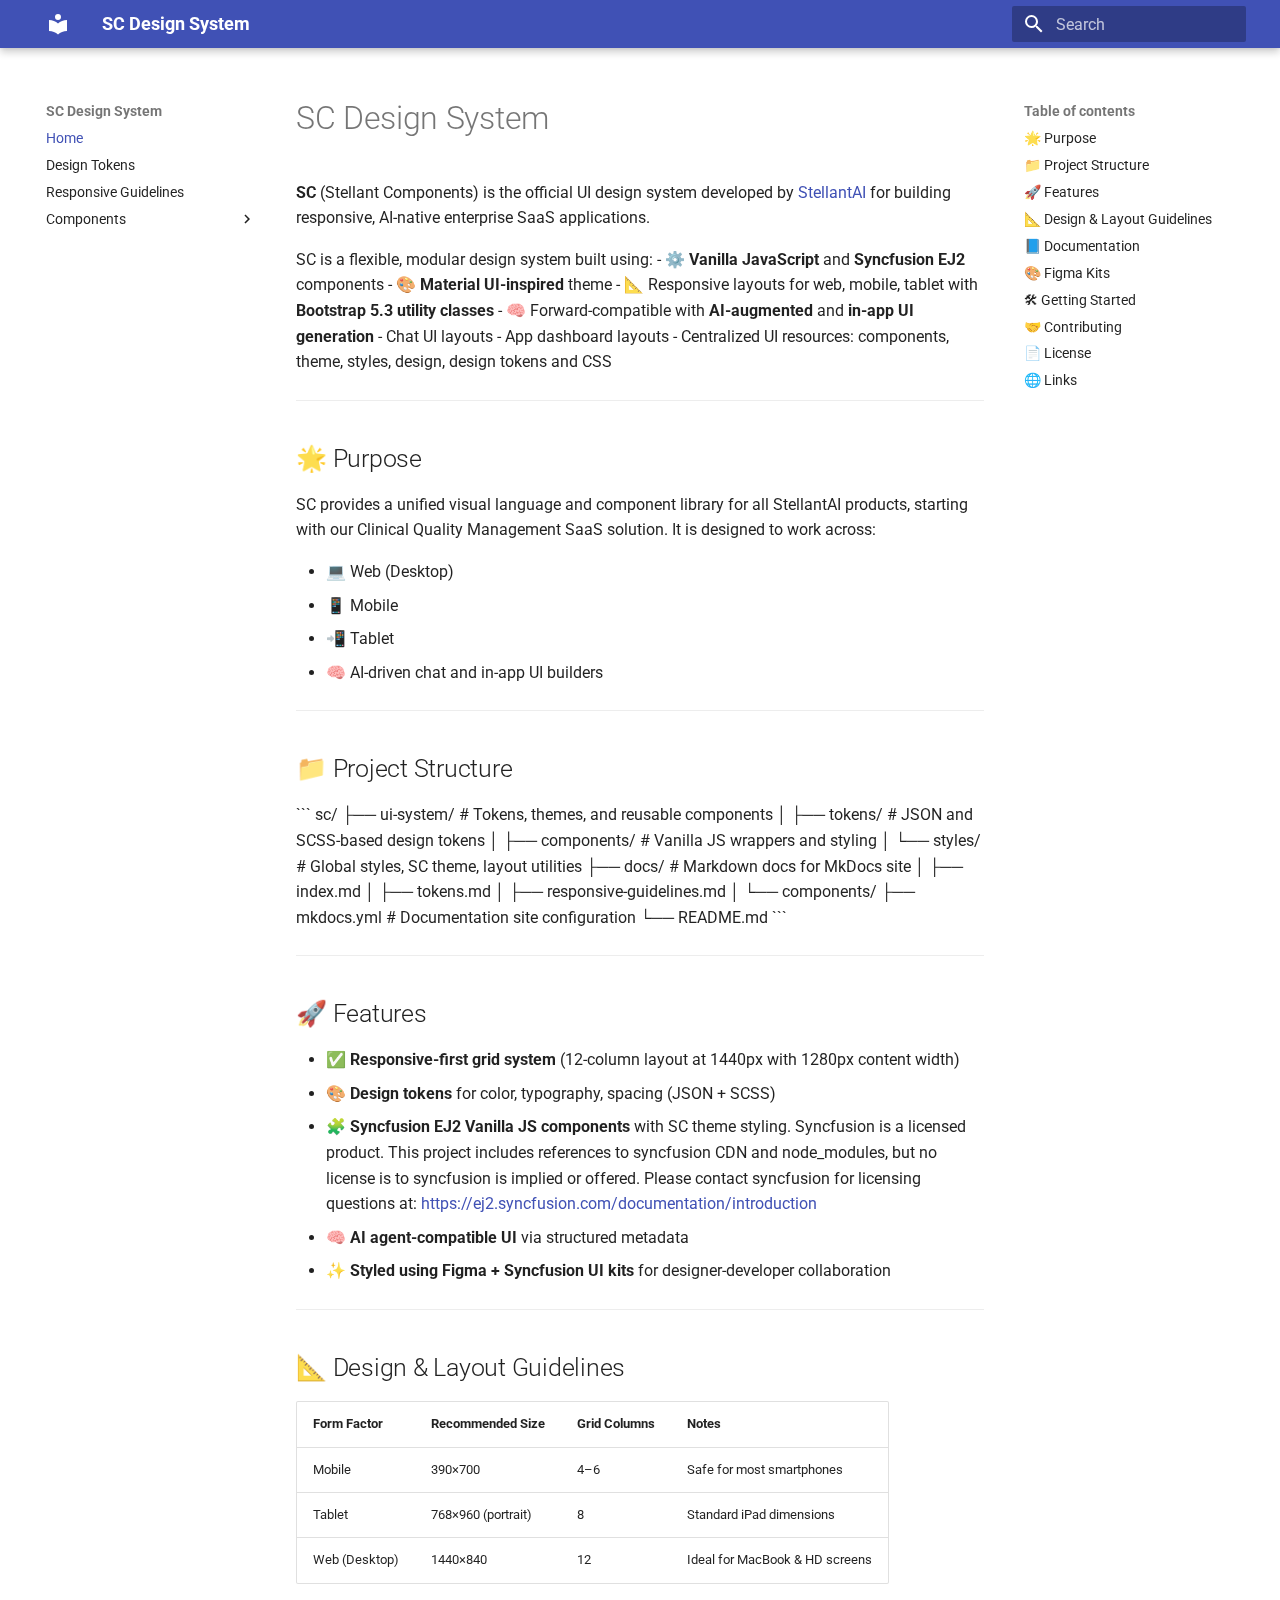
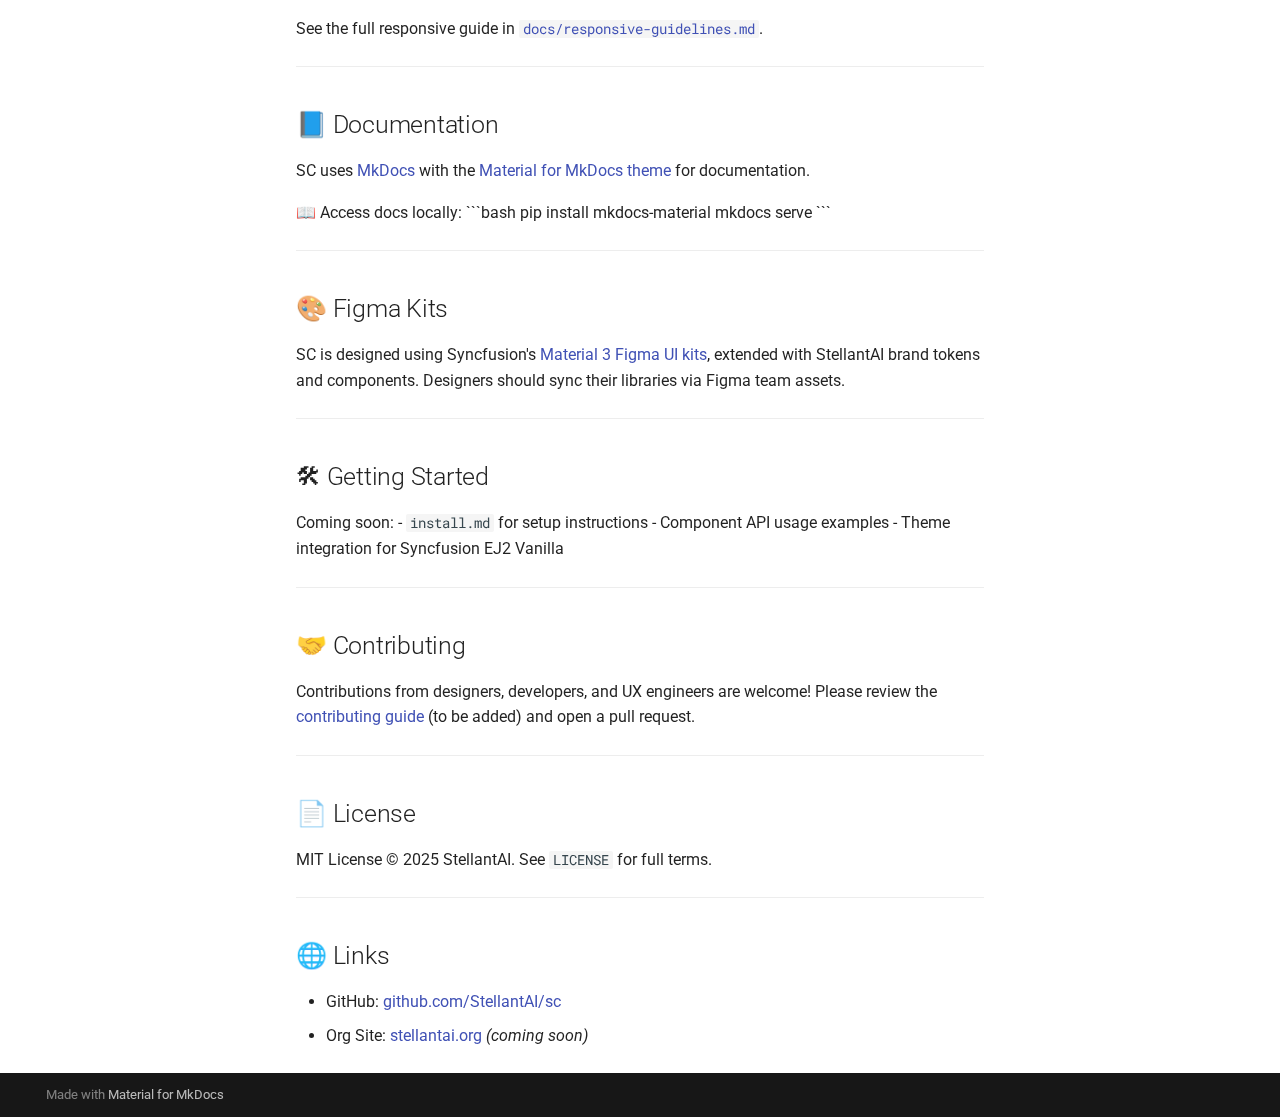
<file: index.html>
<!doctype html>
<html lang="en" class="no-js">
  <head>
    
      <meta charset="utf-8">
      <meta name="viewport" content="width=device-width,initial-scale=1">
      
      
      
        <link rel="canonical" href="https://stellantai.github.io/sc/">
      
      
      
        <link rel="next" href="tokens/">
      
      
      <link rel="icon" href="assets/images/favicon.png">
      <meta name="generator" content="mkdocs-1.6.1, mkdocs-material-9.6.11">
    
    
      
        <title>SC Design System</title>
      
    
    
      <link rel="stylesheet" href="assets/stylesheets/main.4af4bdda.min.css">
      
      


    
    
      
    
    
      
        
        
        <link rel="preconnect" href="https://fonts.gstatic.com" crossorigin>
        <link rel="stylesheet" href="https://fonts.googleapis.com/css?family=Roboto:300,300i,400,400i,700,700i%7CRoboto+Mono:400,400i,700,700i&display=fallback">
        <style>:root{--md-text-font:"Roboto";--md-code-font:"Roboto Mono"}</style>
      
    
    
    <script>__md_scope=new URL(".",location),__md_hash=e=>[...e].reduce(((e,_)=>(e<<5)-e+_.charCodeAt(0)),0),__md_get=(e,_=localStorage,t=__md_scope)=>JSON.parse(_.getItem(t.pathname+"."+e)),__md_set=(e,_,t=localStorage,a=__md_scope)=>{try{t.setItem(a.pathname+"."+e,JSON.stringify(_))}catch(e){}}</script>
    
      

    
    
    
  </head>
  
  
    <body dir="ltr">
  
    
    <input class="md-toggle" data-md-toggle="drawer" type="checkbox" id="__drawer" autocomplete="off">
    <input class="md-toggle" data-md-toggle="search" type="checkbox" id="__search" autocomplete="off">
    <label class="md-overlay" for="__drawer"></label>
    <div data-md-component="skip">
      
        
        <a href="#sc-design-system" class="md-skip">
          Skip to content
        </a>
      
    </div>
    <div data-md-component="announce">
      
    </div>
    
    
      

  

<header class="md-header md-header--shadow" data-md-component="header">
  <nav class="md-header__inner md-grid" aria-label="Header">
    <a href="." title="SC Design System" class="md-header__button md-logo" aria-label="SC Design System" data-md-component="logo">
      
  
  <svg xmlns="http://www.w3.org/2000/svg" viewBox="0 0 24 24"><path d="M12 8a3 3 0 0 0 3-3 3 3 0 0 0-3-3 3 3 0 0 0-3 3 3 3 0 0 0 3 3m0 3.54C9.64 9.35 6.5 8 3 8v11c3.5 0 6.64 1.35 9 3.54 2.36-2.19 5.5-3.54 9-3.54V8c-3.5 0-6.64 1.35-9 3.54"/></svg>

    </a>
    <label class="md-header__button md-icon" for="__drawer">
      
      <svg xmlns="http://www.w3.org/2000/svg" viewBox="0 0 24 24"><path d="M3 6h18v2H3zm0 5h18v2H3zm0 5h18v2H3z"/></svg>
    </label>
    <div class="md-header__title" data-md-component="header-title">
      <div class="md-header__ellipsis">
        <div class="md-header__topic">
          <span class="md-ellipsis">
            SC Design System
          </span>
        </div>
        <div class="md-header__topic" data-md-component="header-topic">
          <span class="md-ellipsis">
            
              Home
            
          </span>
        </div>
      </div>
    </div>
    
    
      <script>var palette=__md_get("__palette");if(palette&&palette.color){if("(prefers-color-scheme)"===palette.color.media){var media=matchMedia("(prefers-color-scheme: light)"),input=document.querySelector(media.matches?"[data-md-color-media='(prefers-color-scheme: light)']":"[data-md-color-media='(prefers-color-scheme: dark)']");palette.color.media=input.getAttribute("data-md-color-media"),palette.color.scheme=input.getAttribute("data-md-color-scheme"),palette.color.primary=input.getAttribute("data-md-color-primary"),palette.color.accent=input.getAttribute("data-md-color-accent")}for(var[key,value]of Object.entries(palette.color))document.body.setAttribute("data-md-color-"+key,value)}</script>
    
    
    
      
      
        <label class="md-header__button md-icon" for="__search">
          
          <svg xmlns="http://www.w3.org/2000/svg" viewBox="0 0 24 24"><path d="M9.5 3A6.5 6.5 0 0 1 16 9.5c0 1.61-.59 3.09-1.56 4.23l.27.27h.79l5 5-1.5 1.5-5-5v-.79l-.27-.27A6.52 6.52 0 0 1 9.5 16 6.5 6.5 0 0 1 3 9.5 6.5 6.5 0 0 1 9.5 3m0 2C7 5 5 7 5 9.5S7 14 9.5 14 14 12 14 9.5 12 5 9.5 5"/></svg>
        </label>
        <div class="md-search" data-md-component="search" role="dialog">
  <label class="md-search__overlay" for="__search"></label>
  <div class="md-search__inner" role="search">
    <form class="md-search__form" name="search">
      <input type="text" class="md-search__input" name="query" aria-label="Search" placeholder="Search" autocapitalize="off" autocorrect="off" autocomplete="off" spellcheck="false" data-md-component="search-query" required>
      <label class="md-search__icon md-icon" for="__search">
        
        <svg xmlns="http://www.w3.org/2000/svg" viewBox="0 0 24 24"><path d="M9.5 3A6.5 6.5 0 0 1 16 9.5c0 1.61-.59 3.09-1.56 4.23l.27.27h.79l5 5-1.5 1.5-5-5v-.79l-.27-.27A6.52 6.52 0 0 1 9.5 16 6.5 6.5 0 0 1 3 9.5 6.5 6.5 0 0 1 9.5 3m0 2C7 5 5 7 5 9.5S7 14 9.5 14 14 12 14 9.5 12 5 9.5 5"/></svg>
        
        <svg xmlns="http://www.w3.org/2000/svg" viewBox="0 0 24 24"><path d="M20 11v2H8l5.5 5.5-1.42 1.42L4.16 12l7.92-7.92L13.5 5.5 8 11z"/></svg>
      </label>
      <nav class="md-search__options" aria-label="Search">
        
        <button type="reset" class="md-search__icon md-icon" title="Clear" aria-label="Clear" tabindex="-1">
          
          <svg xmlns="http://www.w3.org/2000/svg" viewBox="0 0 24 24"><path d="M19 6.41 17.59 5 12 10.59 6.41 5 5 6.41 10.59 12 5 17.59 6.41 19 12 13.41 17.59 19 19 17.59 13.41 12z"/></svg>
        </button>
      </nav>
      
    </form>
    <div class="md-search__output">
      <div class="md-search__scrollwrap" tabindex="0" data-md-scrollfix>
        <div class="md-search-result" data-md-component="search-result">
          <div class="md-search-result__meta">
            Initializing search
          </div>
          <ol class="md-search-result__list" role="presentation"></ol>
        </div>
      </div>
    </div>
  </div>
</div>
      
    
    
  </nav>
  
</header>
    
    <div class="md-container" data-md-component="container">
      
      
        
          
        
      
      <main class="md-main" data-md-component="main">
        <div class="md-main__inner md-grid">
          
            
              
              <div class="md-sidebar md-sidebar--primary" data-md-component="sidebar" data-md-type="navigation" >
                <div class="md-sidebar__scrollwrap">
                  <div class="md-sidebar__inner">
                    



<nav class="md-nav md-nav--primary" aria-label="Navigation" data-md-level="0">
  <label class="md-nav__title" for="__drawer">
    <a href="." title="SC Design System" class="md-nav__button md-logo" aria-label="SC Design System" data-md-component="logo">
      
  
  <svg xmlns="http://www.w3.org/2000/svg" viewBox="0 0 24 24"><path d="M12 8a3 3 0 0 0 3-3 3 3 0 0 0-3-3 3 3 0 0 0-3 3 3 3 0 0 0 3 3m0 3.54C9.64 9.35 6.5 8 3 8v11c3.5 0 6.64 1.35 9 3.54 2.36-2.19 5.5-3.54 9-3.54V8c-3.5 0-6.64 1.35-9 3.54"/></svg>

    </a>
    SC Design System
  </label>
  
  <ul class="md-nav__list" data-md-scrollfix>
    
      
      
  
  
    
  
  
  
    <li class="md-nav__item md-nav__item--active">
      
      <input class="md-nav__toggle md-toggle" type="checkbox" id="__toc">
      
      
        
      
      
        <label class="md-nav__link md-nav__link--active" for="__toc">
          
  
  
  <span class="md-ellipsis">
    Home
    
  </span>
  

          <span class="md-nav__icon md-icon"></span>
        </label>
      
      <a href="." class="md-nav__link md-nav__link--active">
        
  
  
  <span class="md-ellipsis">
    Home
    
  </span>
  

      </a>
      
        

<nav class="md-nav md-nav--secondary" aria-label="Table of contents">
  
  
  
    
  
  
    <label class="md-nav__title" for="__toc">
      <span class="md-nav__icon md-icon"></span>
      Table of contents
    </label>
    <ul class="md-nav__list" data-md-component="toc" data-md-scrollfix>
      
        <li class="md-nav__item">
  <a href="#purpose" class="md-nav__link">
    <span class="md-ellipsis">
      🌟 Purpose
    </span>
  </a>
  
</li>
      
        <li class="md-nav__item">
  <a href="#project-structure" class="md-nav__link">
    <span class="md-ellipsis">
      📁 Project Structure
    </span>
  </a>
  
</li>
      
        <li class="md-nav__item">
  <a href="#features" class="md-nav__link">
    <span class="md-ellipsis">
      🚀 Features
    </span>
  </a>
  
</li>
      
        <li class="md-nav__item">
  <a href="#design-layout-guidelines" class="md-nav__link">
    <span class="md-ellipsis">
      📐 Design &amp; Layout Guidelines
    </span>
  </a>
  
</li>
      
        <li class="md-nav__item">
  <a href="#documentation" class="md-nav__link">
    <span class="md-ellipsis">
      📘 Documentation
    </span>
  </a>
  
</li>
      
        <li class="md-nav__item">
  <a href="#figma-kits" class="md-nav__link">
    <span class="md-ellipsis">
      🎨 Figma Kits
    </span>
  </a>
  
</li>
      
        <li class="md-nav__item">
  <a href="#getting-started" class="md-nav__link">
    <span class="md-ellipsis">
      🛠 Getting Started
    </span>
  </a>
  
</li>
      
        <li class="md-nav__item">
  <a href="#contributing" class="md-nav__link">
    <span class="md-ellipsis">
      🤝 Contributing
    </span>
  </a>
  
</li>
      
        <li class="md-nav__item">
  <a href="#license" class="md-nav__link">
    <span class="md-ellipsis">
      📄 License
    </span>
  </a>
  
</li>
      
        <li class="md-nav__item">
  <a href="#links" class="md-nav__link">
    <span class="md-ellipsis">
      🌐 Links
    </span>
  </a>
  
</li>
      
    </ul>
  
</nav>
      
    </li>
  

    
      
      
  
  
  
  
    <li class="md-nav__item">
      <a href="tokens/" class="md-nav__link">
        
  
  
  <span class="md-ellipsis">
    Design Tokens
    
  </span>
  

      </a>
    </li>
  

    
      
      
  
  
  
  
    <li class="md-nav__item">
      <a href="responsive-guidelines/" class="md-nav__link">
        
  
  
  <span class="md-ellipsis">
    Responsive Guidelines
    
  </span>
  

      </a>
    </li>
  

    
      
      
  
  
  
  
    
    
    
    
    
    <li class="md-nav__item md-nav__item--nested">
      
        
        
        <input class="md-nav__toggle md-toggle " type="checkbox" id="__nav_4" >
        
          
          <label class="md-nav__link" for="__nav_4" id="__nav_4_label" tabindex="0">
            
  
  
  <span class="md-ellipsis">
    Components
    
  </span>
  

            <span class="md-nav__icon md-icon"></span>
          </label>
        
        <nav class="md-nav" data-md-level="1" aria-labelledby="__nav_4_label" aria-expanded="false">
          <label class="md-nav__title" for="__nav_4">
            <span class="md-nav__icon md-icon"></span>
            Components
          </label>
          <ul class="md-nav__list" data-md-scrollfix>
            
              
                
  
  
  
  
    <li class="md-nav__item">
      <a href="components/" class="md-nav__link">
        
  
  
  <span class="md-ellipsis">
    Overview
    
  </span>
  

      </a>
    </li>
  

              
            
          </ul>
        </nav>
      
    </li>
  

    
  </ul>
</nav>
                  </div>
                </div>
              </div>
            
            
              
              <div class="md-sidebar md-sidebar--secondary" data-md-component="sidebar" data-md-type="toc" >
                <div class="md-sidebar__scrollwrap">
                  <div class="md-sidebar__inner">
                    

<nav class="md-nav md-nav--secondary" aria-label="Table of contents">
  
  
  
    
  
  
    <label class="md-nav__title" for="__toc">
      <span class="md-nav__icon md-icon"></span>
      Table of contents
    </label>
    <ul class="md-nav__list" data-md-component="toc" data-md-scrollfix>
      
        <li class="md-nav__item">
  <a href="#purpose" class="md-nav__link">
    <span class="md-ellipsis">
      🌟 Purpose
    </span>
  </a>
  
</li>
      
        <li class="md-nav__item">
  <a href="#project-structure" class="md-nav__link">
    <span class="md-ellipsis">
      📁 Project Structure
    </span>
  </a>
  
</li>
      
        <li class="md-nav__item">
  <a href="#features" class="md-nav__link">
    <span class="md-ellipsis">
      🚀 Features
    </span>
  </a>
  
</li>
      
        <li class="md-nav__item">
  <a href="#design-layout-guidelines" class="md-nav__link">
    <span class="md-ellipsis">
      📐 Design &amp; Layout Guidelines
    </span>
  </a>
  
</li>
      
        <li class="md-nav__item">
  <a href="#documentation" class="md-nav__link">
    <span class="md-ellipsis">
      📘 Documentation
    </span>
  </a>
  
</li>
      
        <li class="md-nav__item">
  <a href="#figma-kits" class="md-nav__link">
    <span class="md-ellipsis">
      🎨 Figma Kits
    </span>
  </a>
  
</li>
      
        <li class="md-nav__item">
  <a href="#getting-started" class="md-nav__link">
    <span class="md-ellipsis">
      🛠 Getting Started
    </span>
  </a>
  
</li>
      
        <li class="md-nav__item">
  <a href="#contributing" class="md-nav__link">
    <span class="md-ellipsis">
      🤝 Contributing
    </span>
  </a>
  
</li>
      
        <li class="md-nav__item">
  <a href="#license" class="md-nav__link">
    <span class="md-ellipsis">
      📄 License
    </span>
  </a>
  
</li>
      
        <li class="md-nav__item">
  <a href="#links" class="md-nav__link">
    <span class="md-ellipsis">
      🌐 Links
    </span>
  </a>
  
</li>
      
    </ul>
  
</nav>
                  </div>
                </div>
              </div>
            
          
          
            <div class="md-content" data-md-component="content">
              <article class="md-content__inner md-typeset">
                
                  



<h1 id="sc-design-system">SC Design System</h1>
<p><strong>SC</strong> (Stellant Components) is the official UI design system developed by <a href="https://stellantai.org">StellantAI</a> for building responsive, AI-native enterprise SaaS applications.</p>
<p>SC is a flexible, modular design system built using:
- ⚙️ <strong>Vanilla JavaScript</strong> and <strong>Syncfusion EJ2</strong> components
- 🎨 <strong>Material UI-inspired</strong> theme
- 📐 Responsive layouts for web, mobile, tablet with <strong>Bootstrap 5.3 utility classes</strong>
- 🧠 Forward-compatible with <strong>AI-augmented</strong> and <strong>in-app UI generation</strong>
- Chat UI layouts 
- App dashboard layouts
- Centralized UI resources: components, theme, styles, design, design tokens and CSS</p>
<hr />
<h2 id="purpose">🌟 Purpose</h2>
<p>SC provides a unified visual language and component library for all StellantAI products, starting with our Clinical Quality Management SaaS solution. It is designed to work across:</p>
<ul>
<li>💻 Web (Desktop)</li>
<li>📱 Mobile</li>
<li>📲 Tablet</li>
<li>🧠 AI-driven chat and in-app UI builders</li>
</ul>
<hr />
<h2 id="project-structure">📁 Project Structure</h2>
<p>```
sc/
├── ui-system/              # Tokens, themes, and reusable components
│   ├── tokens/             # JSON and SCSS-based design tokens
│   ├── components/         # Vanilla JS wrappers and styling
│   └── styles/             # Global styles, SC theme, layout utilities
├── docs/                   # Markdown docs for MkDocs site
│   ├── index.md
│   ├── tokens.md
│   ├── responsive-guidelines.md
│   └── components/
├── mkdocs.yml              # Documentation site configuration
└── README.md
```</p>
<hr />
<h2 id="features">🚀 Features</h2>
<ul>
<li>✅ <strong>Responsive-first grid system</strong> (12-column layout at 1440px with 1280px content width)</li>
<li>🎨 <strong>Design tokens</strong> for color, typography, spacing (JSON + SCSS)</li>
<li>🧩 <strong>Syncfusion EJ2 Vanilla JS components</strong> with SC theme styling.  Syncfusion is a licensed product. This project includes references to syncfusion CDN and node_modules, but no license is to syncfusion is implied or offered.   Please contact syncfusion for licensing questions at:  <a href="https://ej2.syncfusion.com/documentation/introduction">https://ej2.syncfusion.com/documentation/introduction</a></li>
<li>🧠 <strong>AI agent-compatible UI</strong> via structured metadata</li>
<li>✨ <strong>Styled using Figma + Syncfusion UI kits</strong> for designer-developer collaboration</li>
</ul>
<hr />
<h2 id="design-layout-guidelines">📐 Design &amp; Layout Guidelines</h2>
<table>
<thead>
<tr>
<th>Form Factor</th>
<th>Recommended Size</th>
<th>Grid Columns</th>
<th>Notes</th>
</tr>
</thead>
<tbody>
<tr>
<td>Mobile</td>
<td>390×700</td>
<td>4–6</td>
<td>Safe for most smartphones</td>
</tr>
<tr>
<td>Tablet</td>
<td>768×960 (portrait)</td>
<td>8</td>
<td>Standard iPad dimensions</td>
</tr>
<tr>
<td>Web (Desktop)</td>
<td>1440×840</td>
<td>12</td>
<td>Ideal for MacBook &amp; HD screens</td>
</tr>
</tbody>
</table>
<p>See the full responsive guide in <a href="./docs/responsive-guidelines.md"><code>docs/responsive-guidelines.md</code></a>.</p>
<hr />
<h2 id="documentation">📘 Documentation</h2>
<p>SC uses <a href="https://www.mkdocs.org/">MkDocs</a> with the <a href="https://squidfunk.github.io/mkdocs-material/">Material for MkDocs theme</a> for documentation.</p>
<p>📖 Access docs locally:
```bash
pip install mkdocs-material
mkdocs serve
```</p>
<hr />
<h2 id="figma-kits">🎨 Figma Kits</h2>
<p>SC is designed using Syncfusion's <a href="https://ej2.syncfusion.com/documentation/appearance/figma/">Material 3 Figma UI kits</a>, extended with StellantAI brand tokens and components. Designers should sync their libraries via Figma team assets.</p>
<hr />
<h2 id="getting-started">🛠 Getting Started</h2>
<p>Coming soon:
- <code>install.md</code> for setup instructions
- Component API usage examples
- Theme integration for Syncfusion EJ2 Vanilla</p>
<hr />
<h2 id="contributing">🤝 Contributing</h2>
<p>Contributions from designers, developers, and UX engineers are welcome! Please review the <a href="CONTRIBUTING.md">contributing guide</a> (to be added) and open a pull request.</p>
<hr />
<h2 id="license">📄 License</h2>
<p>MIT License © 2025 StellantAI. See <code>LICENSE</code> for full terms.</p>
<hr />
<h2 id="links">🌐 Links</h2>
<ul>
<li>GitHub: <a href="https://github.com/StellantAI/sc">github.com/StellantAI/sc</a></li>
<li>Org Site: <a href="https://stellantai.org">stellantai.org</a> <em>(coming soon)</em></li>
</ul>












                
              </article>
            </div>
          
          
<script>var target=document.getElementById(location.hash.slice(1));target&&target.name&&(target.checked=target.name.startsWith("__tabbed_"))</script>
        </div>
        
      </main>
      
        <footer class="md-footer">
  
  <div class="md-footer-meta md-typeset">
    <div class="md-footer-meta__inner md-grid">
      <div class="md-copyright">
  
  
    Made with
    <a href="https://squidfunk.github.io/mkdocs-material/" target="_blank" rel="noopener">
      Material for MkDocs
    </a>
  
</div>
      
    </div>
  </div>
</footer>
      
    </div>
    <div class="md-dialog" data-md-component="dialog">
      <div class="md-dialog__inner md-typeset"></div>
    </div>
    
    
    
      
      <script id="__config" type="application/json">{"base": ".", "features": [], "search": "assets/javascripts/workers/search.f8cc74c7.min.js", "tags": null, "translations": {"clipboard.copied": "Copied to clipboard", "clipboard.copy": "Copy to clipboard", "search.result.more.one": "1 more on this page", "search.result.more.other": "# more on this page", "search.result.none": "No matching documents", "search.result.one": "1 matching document", "search.result.other": "# matching documents", "search.result.placeholder": "Type to start searching", "search.result.term.missing": "Missing", "select.version": "Select version"}, "version": null}</script>
    
    
      <script src="assets/javascripts/bundle.c8b220af.min.js"></script>
      
    
  </body>
</html>
</file>
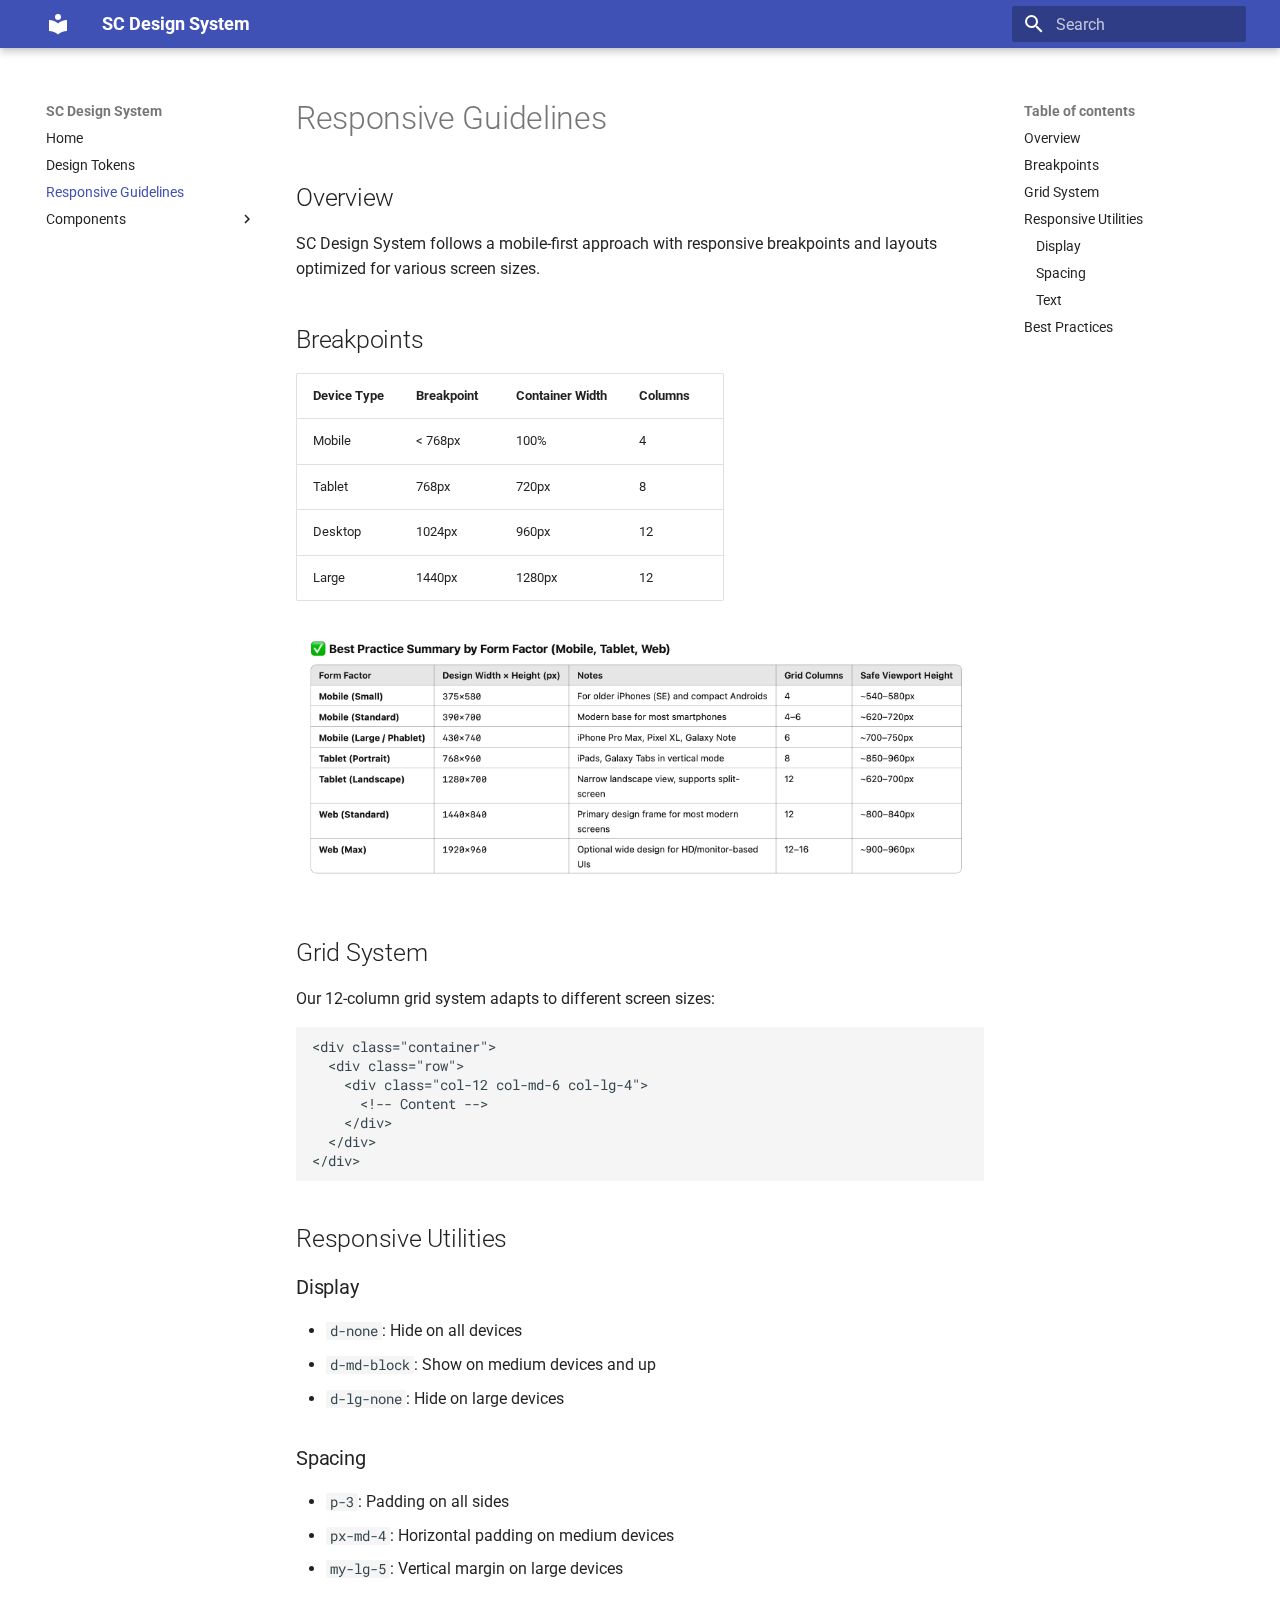
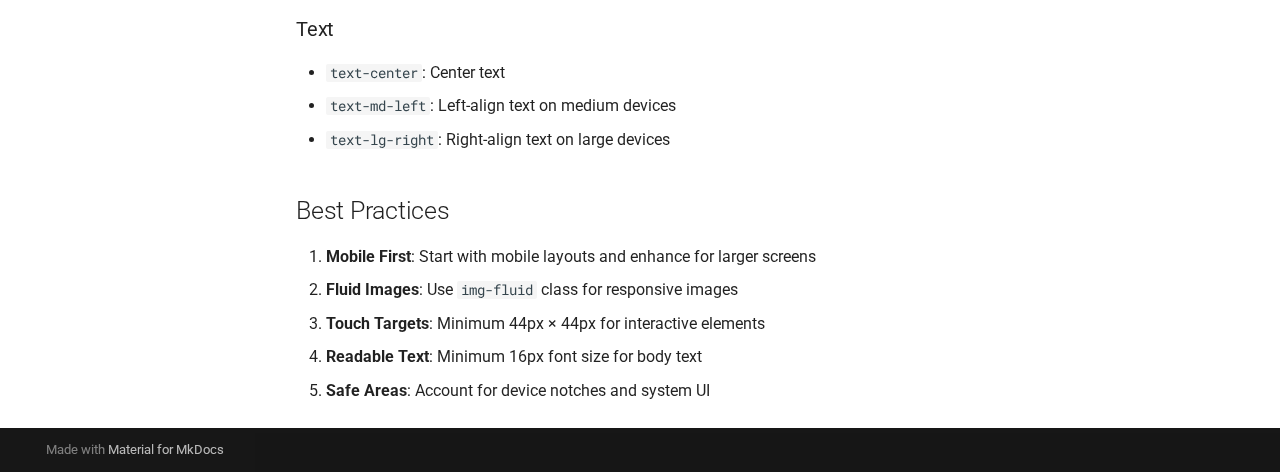
<file: responsive-guidelines/index.html>
<!doctype html>
<html lang="en" class="no-js">
  <head>
    
      <meta charset="utf-8">
      <meta name="viewport" content="width=device-width,initial-scale=1">
      
      
      
        <link rel="canonical" href="https://stellantai.github.io/sc/responsive-guidelines/">
      
      
        <link rel="prev" href="../tokens/">
      
      
        <link rel="next" href="../components/">
      
      
      <link rel="icon" href="../assets/images/favicon.png">
      <meta name="generator" content="mkdocs-1.6.1, mkdocs-material-9.6.11">
    
    
      
        <title>Responsive Guidelines - SC Design System</title>
      
    
    
      <link rel="stylesheet" href="../assets/stylesheets/main.4af4bdda.min.css">
      
      


    
    
      
    
    
      
        
        
        <link rel="preconnect" href="https://fonts.gstatic.com" crossorigin>
        <link rel="stylesheet" href="https://fonts.googleapis.com/css?family=Roboto:300,300i,400,400i,700,700i%7CRoboto+Mono:400,400i,700,700i&display=fallback">
        <style>:root{--md-text-font:"Roboto";--md-code-font:"Roboto Mono"}</style>
      
    
    
    <script>__md_scope=new URL("..",location),__md_hash=e=>[...e].reduce(((e,_)=>(e<<5)-e+_.charCodeAt(0)),0),__md_get=(e,_=localStorage,t=__md_scope)=>JSON.parse(_.getItem(t.pathname+"."+e)),__md_set=(e,_,t=localStorage,a=__md_scope)=>{try{t.setItem(a.pathname+"."+e,JSON.stringify(_))}catch(e){}}</script>
    
      

    
    
    
  </head>
  
  
    <body dir="ltr">
  
    
    <input class="md-toggle" data-md-toggle="drawer" type="checkbox" id="__drawer" autocomplete="off">
    <input class="md-toggle" data-md-toggle="search" type="checkbox" id="__search" autocomplete="off">
    <label class="md-overlay" for="__drawer"></label>
    <div data-md-component="skip">
      
        
        <a href="#responsive-guidelines" class="md-skip">
          Skip to content
        </a>
      
    </div>
    <div data-md-component="announce">
      
    </div>
    
    
      

  

<header class="md-header md-header--shadow" data-md-component="header">
  <nav class="md-header__inner md-grid" aria-label="Header">
    <a href=".." title="SC Design System" class="md-header__button md-logo" aria-label="SC Design System" data-md-component="logo">
      
  
  <svg xmlns="http://www.w3.org/2000/svg" viewBox="0 0 24 24"><path d="M12 8a3 3 0 0 0 3-3 3 3 0 0 0-3-3 3 3 0 0 0-3 3 3 3 0 0 0 3 3m0 3.54C9.64 9.35 6.5 8 3 8v11c3.5 0 6.64 1.35 9 3.54 2.36-2.19 5.5-3.54 9-3.54V8c-3.5 0-6.64 1.35-9 3.54"/></svg>

    </a>
    <label class="md-header__button md-icon" for="__drawer">
      
      <svg xmlns="http://www.w3.org/2000/svg" viewBox="0 0 24 24"><path d="M3 6h18v2H3zm0 5h18v2H3zm0 5h18v2H3z"/></svg>
    </label>
    <div class="md-header__title" data-md-component="header-title">
      <div class="md-header__ellipsis">
        <div class="md-header__topic">
          <span class="md-ellipsis">
            SC Design System
          </span>
        </div>
        <div class="md-header__topic" data-md-component="header-topic">
          <span class="md-ellipsis">
            
              Responsive Guidelines
            
          </span>
        </div>
      </div>
    </div>
    
    
      <script>var palette=__md_get("__palette");if(palette&&palette.color){if("(prefers-color-scheme)"===palette.color.media){var media=matchMedia("(prefers-color-scheme: light)"),input=document.querySelector(media.matches?"[data-md-color-media='(prefers-color-scheme: light)']":"[data-md-color-media='(prefers-color-scheme: dark)']");palette.color.media=input.getAttribute("data-md-color-media"),palette.color.scheme=input.getAttribute("data-md-color-scheme"),palette.color.primary=input.getAttribute("data-md-color-primary"),palette.color.accent=input.getAttribute("data-md-color-accent")}for(var[key,value]of Object.entries(palette.color))document.body.setAttribute("data-md-color-"+key,value)}</script>
    
    
    
      
      
        <label class="md-header__button md-icon" for="__search">
          
          <svg xmlns="http://www.w3.org/2000/svg" viewBox="0 0 24 24"><path d="M9.5 3A6.5 6.5 0 0 1 16 9.5c0 1.61-.59 3.09-1.56 4.23l.27.27h.79l5 5-1.5 1.5-5-5v-.79l-.27-.27A6.52 6.52 0 0 1 9.5 16 6.5 6.5 0 0 1 3 9.5 6.5 6.5 0 0 1 9.5 3m0 2C7 5 5 7 5 9.5S7 14 9.5 14 14 12 14 9.5 12 5 9.5 5"/></svg>
        </label>
        <div class="md-search" data-md-component="search" role="dialog">
  <label class="md-search__overlay" for="__search"></label>
  <div class="md-search__inner" role="search">
    <form class="md-search__form" name="search">
      <input type="text" class="md-search__input" name="query" aria-label="Search" placeholder="Search" autocapitalize="off" autocorrect="off" autocomplete="off" spellcheck="false" data-md-component="search-query" required>
      <label class="md-search__icon md-icon" for="__search">
        
        <svg xmlns="http://www.w3.org/2000/svg" viewBox="0 0 24 24"><path d="M9.5 3A6.5 6.5 0 0 1 16 9.5c0 1.61-.59 3.09-1.56 4.23l.27.27h.79l5 5-1.5 1.5-5-5v-.79l-.27-.27A6.52 6.52 0 0 1 9.5 16 6.5 6.5 0 0 1 3 9.5 6.5 6.5 0 0 1 9.5 3m0 2C7 5 5 7 5 9.5S7 14 9.5 14 14 12 14 9.5 12 5 9.5 5"/></svg>
        
        <svg xmlns="http://www.w3.org/2000/svg" viewBox="0 0 24 24"><path d="M20 11v2H8l5.5 5.5-1.42 1.42L4.16 12l7.92-7.92L13.5 5.5 8 11z"/></svg>
      </label>
      <nav class="md-search__options" aria-label="Search">
        
        <button type="reset" class="md-search__icon md-icon" title="Clear" aria-label="Clear" tabindex="-1">
          
          <svg xmlns="http://www.w3.org/2000/svg" viewBox="0 0 24 24"><path d="M19 6.41 17.59 5 12 10.59 6.41 5 5 6.41 10.59 12 5 17.59 6.41 19 12 13.41 17.59 19 19 17.59 13.41 12z"/></svg>
        </button>
      </nav>
      
    </form>
    <div class="md-search__output">
      <div class="md-search__scrollwrap" tabindex="0" data-md-scrollfix>
        <div class="md-search-result" data-md-component="search-result">
          <div class="md-search-result__meta">
            Initializing search
          </div>
          <ol class="md-search-result__list" role="presentation"></ol>
        </div>
      </div>
    </div>
  </div>
</div>
      
    
    
  </nav>
  
</header>
    
    <div class="md-container" data-md-component="container">
      
      
        
          
        
      
      <main class="md-main" data-md-component="main">
        <div class="md-main__inner md-grid">
          
            
              
              <div class="md-sidebar md-sidebar--primary" data-md-component="sidebar" data-md-type="navigation" >
                <div class="md-sidebar__scrollwrap">
                  <div class="md-sidebar__inner">
                    



<nav class="md-nav md-nav--primary" aria-label="Navigation" data-md-level="0">
  <label class="md-nav__title" for="__drawer">
    <a href=".." title="SC Design System" class="md-nav__button md-logo" aria-label="SC Design System" data-md-component="logo">
      
  
  <svg xmlns="http://www.w3.org/2000/svg" viewBox="0 0 24 24"><path d="M12 8a3 3 0 0 0 3-3 3 3 0 0 0-3-3 3 3 0 0 0-3 3 3 3 0 0 0 3 3m0 3.54C9.64 9.35 6.5 8 3 8v11c3.5 0 6.64 1.35 9 3.54 2.36-2.19 5.5-3.54 9-3.54V8c-3.5 0-6.64 1.35-9 3.54"/></svg>

    </a>
    SC Design System
  </label>
  
  <ul class="md-nav__list" data-md-scrollfix>
    
      
      
  
  
  
  
    <li class="md-nav__item">
      <a href=".." class="md-nav__link">
        
  
  
  <span class="md-ellipsis">
    Home
    
  </span>
  

      </a>
    </li>
  

    
      
      
  
  
  
  
    <li class="md-nav__item">
      <a href="../tokens/" class="md-nav__link">
        
  
  
  <span class="md-ellipsis">
    Design Tokens
    
  </span>
  

      </a>
    </li>
  

    
      
      
  
  
    
  
  
  
    <li class="md-nav__item md-nav__item--active">
      
      <input class="md-nav__toggle md-toggle" type="checkbox" id="__toc">
      
      
        
      
      
        <label class="md-nav__link md-nav__link--active" for="__toc">
          
  
  
  <span class="md-ellipsis">
    Responsive Guidelines
    
  </span>
  

          <span class="md-nav__icon md-icon"></span>
        </label>
      
      <a href="./" class="md-nav__link md-nav__link--active">
        
  
  
  <span class="md-ellipsis">
    Responsive Guidelines
    
  </span>
  

      </a>
      
        

<nav class="md-nav md-nav--secondary" aria-label="Table of contents">
  
  
  
    
  
  
    <label class="md-nav__title" for="__toc">
      <span class="md-nav__icon md-icon"></span>
      Table of contents
    </label>
    <ul class="md-nav__list" data-md-component="toc" data-md-scrollfix>
      
        <li class="md-nav__item">
  <a href="#overview" class="md-nav__link">
    <span class="md-ellipsis">
      Overview
    </span>
  </a>
  
</li>
      
        <li class="md-nav__item">
  <a href="#breakpoints" class="md-nav__link">
    <span class="md-ellipsis">
      Breakpoints
    </span>
  </a>
  
</li>
      
        <li class="md-nav__item">
  <a href="#grid-system" class="md-nav__link">
    <span class="md-ellipsis">
      Grid System
    </span>
  </a>
  
</li>
      
        <li class="md-nav__item">
  <a href="#responsive-utilities" class="md-nav__link">
    <span class="md-ellipsis">
      Responsive Utilities
    </span>
  </a>
  
    <nav class="md-nav" aria-label="Responsive Utilities">
      <ul class="md-nav__list">
        
          <li class="md-nav__item">
  <a href="#display" class="md-nav__link">
    <span class="md-ellipsis">
      Display
    </span>
  </a>
  
</li>
        
          <li class="md-nav__item">
  <a href="#spacing" class="md-nav__link">
    <span class="md-ellipsis">
      Spacing
    </span>
  </a>
  
</li>
        
          <li class="md-nav__item">
  <a href="#text" class="md-nav__link">
    <span class="md-ellipsis">
      Text
    </span>
  </a>
  
</li>
        
      </ul>
    </nav>
  
</li>
      
        <li class="md-nav__item">
  <a href="#best-practices" class="md-nav__link">
    <span class="md-ellipsis">
      Best Practices
    </span>
  </a>
  
</li>
      
    </ul>
  
</nav>
      
    </li>
  

    
      
      
  
  
  
  
    
    
    
    
    
    <li class="md-nav__item md-nav__item--nested">
      
        
        
        <input class="md-nav__toggle md-toggle " type="checkbox" id="__nav_4" >
        
          
          <label class="md-nav__link" for="__nav_4" id="__nav_4_label" tabindex="0">
            
  
  
  <span class="md-ellipsis">
    Components
    
  </span>
  

            <span class="md-nav__icon md-icon"></span>
          </label>
        
        <nav class="md-nav" data-md-level="1" aria-labelledby="__nav_4_label" aria-expanded="false">
          <label class="md-nav__title" for="__nav_4">
            <span class="md-nav__icon md-icon"></span>
            Components
          </label>
          <ul class="md-nav__list" data-md-scrollfix>
            
              
                
  
  
  
  
    <li class="md-nav__item">
      <a href="../components/" class="md-nav__link">
        
  
  
  <span class="md-ellipsis">
    Overview
    
  </span>
  

      </a>
    </li>
  

              
            
          </ul>
        </nav>
      
    </li>
  

    
  </ul>
</nav>
                  </div>
                </div>
              </div>
            
            
              
              <div class="md-sidebar md-sidebar--secondary" data-md-component="sidebar" data-md-type="toc" >
                <div class="md-sidebar__scrollwrap">
                  <div class="md-sidebar__inner">
                    

<nav class="md-nav md-nav--secondary" aria-label="Table of contents">
  
  
  
    
  
  
    <label class="md-nav__title" for="__toc">
      <span class="md-nav__icon md-icon"></span>
      Table of contents
    </label>
    <ul class="md-nav__list" data-md-component="toc" data-md-scrollfix>
      
        <li class="md-nav__item">
  <a href="#overview" class="md-nav__link">
    <span class="md-ellipsis">
      Overview
    </span>
  </a>
  
</li>
      
        <li class="md-nav__item">
  <a href="#breakpoints" class="md-nav__link">
    <span class="md-ellipsis">
      Breakpoints
    </span>
  </a>
  
</li>
      
        <li class="md-nav__item">
  <a href="#grid-system" class="md-nav__link">
    <span class="md-ellipsis">
      Grid System
    </span>
  </a>
  
</li>
      
        <li class="md-nav__item">
  <a href="#responsive-utilities" class="md-nav__link">
    <span class="md-ellipsis">
      Responsive Utilities
    </span>
  </a>
  
    <nav class="md-nav" aria-label="Responsive Utilities">
      <ul class="md-nav__list">
        
          <li class="md-nav__item">
  <a href="#display" class="md-nav__link">
    <span class="md-ellipsis">
      Display
    </span>
  </a>
  
</li>
        
          <li class="md-nav__item">
  <a href="#spacing" class="md-nav__link">
    <span class="md-ellipsis">
      Spacing
    </span>
  </a>
  
</li>
        
          <li class="md-nav__item">
  <a href="#text" class="md-nav__link">
    <span class="md-ellipsis">
      Text
    </span>
  </a>
  
</li>
        
      </ul>
    </nav>
  
</li>
      
        <li class="md-nav__item">
  <a href="#best-practices" class="md-nav__link">
    <span class="md-ellipsis">
      Best Practices
    </span>
  </a>
  
</li>
      
    </ul>
  
</nav>
                  </div>
                </div>
              </div>
            
          
          
            <div class="md-content" data-md-component="content">
              <article class="md-content__inner md-typeset">
                
                  



<h1 id="responsive-guidelines">Responsive Guidelines</h1>
<h2 id="overview">Overview</h2>
<p>SC Design System follows a mobile-first approach with responsive breakpoints and layouts optimized for various screen sizes.</p>
<h2 id="breakpoints">Breakpoints</h2>
<table>
<thead>
<tr>
<th>Device Type</th>
<th>Breakpoint</th>
<th>Container Width</th>
<th>Columns</th>
</tr>
</thead>
<tbody>
<tr>
<td>Mobile</td>
<td>&lt; 768px</td>
<td>100%</td>
<td>4</td>
</tr>
<tr>
<td>Tablet</td>
<td>768px</td>
<td>720px</td>
<td>8</td>
</tr>
<tr>
<td>Desktop</td>
<td>1024px</td>
<td>960px</td>
<td>12</td>
</tr>
<tr>
<td>Large</td>
<td>1440px</td>
<td>1280px</td>
<td>12</td>
</tr>
</tbody>
</table>
<p><img alt="Layout Examples" src="../assets/layouts.png" /></p>
<h2 id="grid-system">Grid System</h2>
<p>Our 12-column grid system adapts to different screen sizes:</p>
<pre><code class="language-html">&lt;div class=&quot;container&quot;&gt;
  &lt;div class=&quot;row&quot;&gt;
    &lt;div class=&quot;col-12 col-md-6 col-lg-4&quot;&gt;
      &lt;!-- Content --&gt;
    &lt;/div&gt;
  &lt;/div&gt;
&lt;/div&gt;
</code></pre>
<h2 id="responsive-utilities">Responsive Utilities</h2>
<h3 id="display">Display</h3>
<ul>
<li><code>d-none</code>: Hide on all devices</li>
<li><code>d-md-block</code>: Show on medium devices and up</li>
<li><code>d-lg-none</code>: Hide on large devices</li>
</ul>
<h3 id="spacing">Spacing</h3>
<ul>
<li><code>p-3</code>: Padding on all sides</li>
<li><code>px-md-4</code>: Horizontal padding on medium devices</li>
<li><code>my-lg-5</code>: Vertical margin on large devices</li>
</ul>
<h3 id="text">Text</h3>
<ul>
<li><code>text-center</code>: Center text</li>
<li><code>text-md-left</code>: Left-align text on medium devices</li>
<li><code>text-lg-right</code>: Right-align text on large devices</li>
</ul>
<h2 id="best-practices">Best Practices</h2>
<ol>
<li><strong>Mobile First</strong>: Start with mobile layouts and enhance for larger screens</li>
<li><strong>Fluid Images</strong>: Use <code>img-fluid</code> class for responsive images</li>
<li><strong>Touch Targets</strong>: Minimum 44px × 44px for interactive elements</li>
<li><strong>Readable Text</strong>: Minimum 16px font size for body text</li>
<li><strong>Safe Areas</strong>: Account for device notches and system UI </li>
</ol>












                
              </article>
            </div>
          
          
<script>var target=document.getElementById(location.hash.slice(1));target&&target.name&&(target.checked=target.name.startsWith("__tabbed_"))</script>
        </div>
        
      </main>
      
        <footer class="md-footer">
  
  <div class="md-footer-meta md-typeset">
    <div class="md-footer-meta__inner md-grid">
      <div class="md-copyright">
  
  
    Made with
    <a href="https://squidfunk.github.io/mkdocs-material/" target="_blank" rel="noopener">
      Material for MkDocs
    </a>
  
</div>
      
    </div>
  </div>
</footer>
      
    </div>
    <div class="md-dialog" data-md-component="dialog">
      <div class="md-dialog__inner md-typeset"></div>
    </div>
    
    
    
      
      <script id="__config" type="application/json">{"base": "..", "features": [], "search": "../assets/javascripts/workers/search.f8cc74c7.min.js", "tags": null, "translations": {"clipboard.copied": "Copied to clipboard", "clipboard.copy": "Copy to clipboard", "search.result.more.one": "1 more on this page", "search.result.more.other": "# more on this page", "search.result.none": "No matching documents", "search.result.one": "1 matching document", "search.result.other": "# matching documents", "search.result.placeholder": "Type to start searching", "search.result.term.missing": "Missing", "select.version": "Select version"}, "version": null}</script>
    
    
      <script src="../assets/javascripts/bundle.c8b220af.min.js"></script>
      
    
  </body>
</html>
</file>
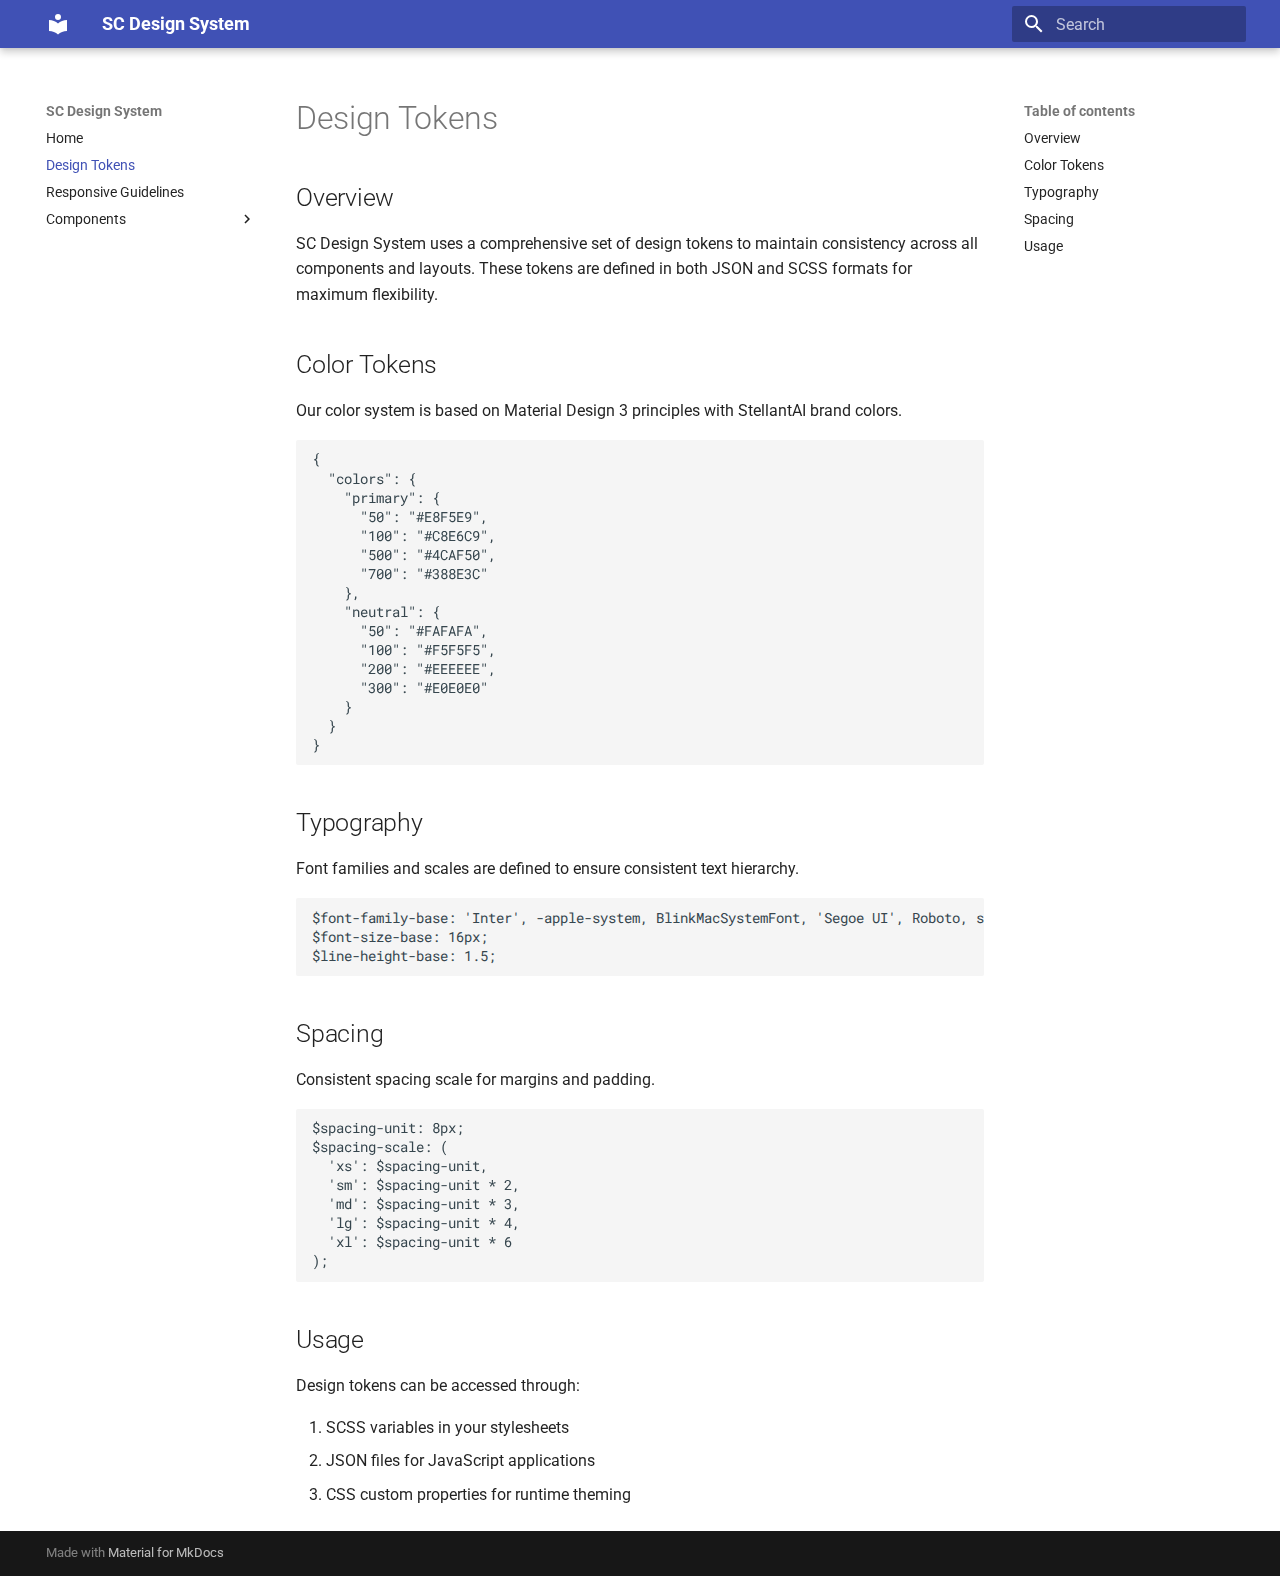
<file: tokens/index.html>
<!doctype html>
<html lang="en" class="no-js">
  <head>
    
      <meta charset="utf-8">
      <meta name="viewport" content="width=device-width,initial-scale=1">
      
      
      
        <link rel="canonical" href="https://stellantai.github.io/sc/tokens/">
      
      
        <link rel="prev" href="..">
      
      
        <link rel="next" href="../responsive-guidelines/">
      
      
      <link rel="icon" href="../assets/images/favicon.png">
      <meta name="generator" content="mkdocs-1.6.1, mkdocs-material-9.6.11">
    
    
      
        <title>Design Tokens - SC Design System</title>
      
    
    
      <link rel="stylesheet" href="../assets/stylesheets/main.4af4bdda.min.css">
      
      


    
    
      
    
    
      
        
        
        <link rel="preconnect" href="https://fonts.gstatic.com" crossorigin>
        <link rel="stylesheet" href="https://fonts.googleapis.com/css?family=Roboto:300,300i,400,400i,700,700i%7CRoboto+Mono:400,400i,700,700i&display=fallback">
        <style>:root{--md-text-font:"Roboto";--md-code-font:"Roboto Mono"}</style>
      
    
    
    <script>__md_scope=new URL("..",location),__md_hash=e=>[...e].reduce(((e,_)=>(e<<5)-e+_.charCodeAt(0)),0),__md_get=(e,_=localStorage,t=__md_scope)=>JSON.parse(_.getItem(t.pathname+"."+e)),__md_set=(e,_,t=localStorage,a=__md_scope)=>{try{t.setItem(a.pathname+"."+e,JSON.stringify(_))}catch(e){}}</script>
    
      

    
    
    
  </head>
  
  
    <body dir="ltr">
  
    
    <input class="md-toggle" data-md-toggle="drawer" type="checkbox" id="__drawer" autocomplete="off">
    <input class="md-toggle" data-md-toggle="search" type="checkbox" id="__search" autocomplete="off">
    <label class="md-overlay" for="__drawer"></label>
    <div data-md-component="skip">
      
        
        <a href="#design-tokens" class="md-skip">
          Skip to content
        </a>
      
    </div>
    <div data-md-component="announce">
      
    </div>
    
    
      

  

<header class="md-header md-header--shadow" data-md-component="header">
  <nav class="md-header__inner md-grid" aria-label="Header">
    <a href=".." title="SC Design System" class="md-header__button md-logo" aria-label="SC Design System" data-md-component="logo">
      
  
  <svg xmlns="http://www.w3.org/2000/svg" viewBox="0 0 24 24"><path d="M12 8a3 3 0 0 0 3-3 3 3 0 0 0-3-3 3 3 0 0 0-3 3 3 3 0 0 0 3 3m0 3.54C9.64 9.35 6.5 8 3 8v11c3.5 0 6.64 1.35 9 3.54 2.36-2.19 5.5-3.54 9-3.54V8c-3.5 0-6.64 1.35-9 3.54"/></svg>

    </a>
    <label class="md-header__button md-icon" for="__drawer">
      
      <svg xmlns="http://www.w3.org/2000/svg" viewBox="0 0 24 24"><path d="M3 6h18v2H3zm0 5h18v2H3zm0 5h18v2H3z"/></svg>
    </label>
    <div class="md-header__title" data-md-component="header-title">
      <div class="md-header__ellipsis">
        <div class="md-header__topic">
          <span class="md-ellipsis">
            SC Design System
          </span>
        </div>
        <div class="md-header__topic" data-md-component="header-topic">
          <span class="md-ellipsis">
            
              Design Tokens
            
          </span>
        </div>
      </div>
    </div>
    
    
      <script>var palette=__md_get("__palette");if(palette&&palette.color){if("(prefers-color-scheme)"===palette.color.media){var media=matchMedia("(prefers-color-scheme: light)"),input=document.querySelector(media.matches?"[data-md-color-media='(prefers-color-scheme: light)']":"[data-md-color-media='(prefers-color-scheme: dark)']");palette.color.media=input.getAttribute("data-md-color-media"),palette.color.scheme=input.getAttribute("data-md-color-scheme"),palette.color.primary=input.getAttribute("data-md-color-primary"),palette.color.accent=input.getAttribute("data-md-color-accent")}for(var[key,value]of Object.entries(palette.color))document.body.setAttribute("data-md-color-"+key,value)}</script>
    
    
    
      
      
        <label class="md-header__button md-icon" for="__search">
          
          <svg xmlns="http://www.w3.org/2000/svg" viewBox="0 0 24 24"><path d="M9.5 3A6.5 6.5 0 0 1 16 9.5c0 1.61-.59 3.09-1.56 4.23l.27.27h.79l5 5-1.5 1.5-5-5v-.79l-.27-.27A6.52 6.52 0 0 1 9.5 16 6.5 6.5 0 0 1 3 9.5 6.5 6.5 0 0 1 9.5 3m0 2C7 5 5 7 5 9.5S7 14 9.5 14 14 12 14 9.5 12 5 9.5 5"/></svg>
        </label>
        <div class="md-search" data-md-component="search" role="dialog">
  <label class="md-search__overlay" for="__search"></label>
  <div class="md-search__inner" role="search">
    <form class="md-search__form" name="search">
      <input type="text" class="md-search__input" name="query" aria-label="Search" placeholder="Search" autocapitalize="off" autocorrect="off" autocomplete="off" spellcheck="false" data-md-component="search-query" required>
      <label class="md-search__icon md-icon" for="__search">
        
        <svg xmlns="http://www.w3.org/2000/svg" viewBox="0 0 24 24"><path d="M9.5 3A6.5 6.5 0 0 1 16 9.5c0 1.61-.59 3.09-1.56 4.23l.27.27h.79l5 5-1.5 1.5-5-5v-.79l-.27-.27A6.52 6.52 0 0 1 9.5 16 6.5 6.5 0 0 1 3 9.5 6.5 6.5 0 0 1 9.5 3m0 2C7 5 5 7 5 9.5S7 14 9.5 14 14 12 14 9.5 12 5 9.5 5"/></svg>
        
        <svg xmlns="http://www.w3.org/2000/svg" viewBox="0 0 24 24"><path d="M20 11v2H8l5.5 5.5-1.42 1.42L4.16 12l7.92-7.92L13.5 5.5 8 11z"/></svg>
      </label>
      <nav class="md-search__options" aria-label="Search">
        
        <button type="reset" class="md-search__icon md-icon" title="Clear" aria-label="Clear" tabindex="-1">
          
          <svg xmlns="http://www.w3.org/2000/svg" viewBox="0 0 24 24"><path d="M19 6.41 17.59 5 12 10.59 6.41 5 5 6.41 10.59 12 5 17.59 6.41 19 12 13.41 17.59 19 19 17.59 13.41 12z"/></svg>
        </button>
      </nav>
      
    </form>
    <div class="md-search__output">
      <div class="md-search__scrollwrap" tabindex="0" data-md-scrollfix>
        <div class="md-search-result" data-md-component="search-result">
          <div class="md-search-result__meta">
            Initializing search
          </div>
          <ol class="md-search-result__list" role="presentation"></ol>
        </div>
      </div>
    </div>
  </div>
</div>
      
    
    
  </nav>
  
</header>
    
    <div class="md-container" data-md-component="container">
      
      
        
          
        
      
      <main class="md-main" data-md-component="main">
        <div class="md-main__inner md-grid">
          
            
              
              <div class="md-sidebar md-sidebar--primary" data-md-component="sidebar" data-md-type="navigation" >
                <div class="md-sidebar__scrollwrap">
                  <div class="md-sidebar__inner">
                    



<nav class="md-nav md-nav--primary" aria-label="Navigation" data-md-level="0">
  <label class="md-nav__title" for="__drawer">
    <a href=".." title="SC Design System" class="md-nav__button md-logo" aria-label="SC Design System" data-md-component="logo">
      
  
  <svg xmlns="http://www.w3.org/2000/svg" viewBox="0 0 24 24"><path d="M12 8a3 3 0 0 0 3-3 3 3 0 0 0-3-3 3 3 0 0 0-3 3 3 3 0 0 0 3 3m0 3.54C9.64 9.35 6.5 8 3 8v11c3.5 0 6.64 1.35 9 3.54 2.36-2.19 5.5-3.54 9-3.54V8c-3.5 0-6.64 1.35-9 3.54"/></svg>

    </a>
    SC Design System
  </label>
  
  <ul class="md-nav__list" data-md-scrollfix>
    
      
      
  
  
  
  
    <li class="md-nav__item">
      <a href=".." class="md-nav__link">
        
  
  
  <span class="md-ellipsis">
    Home
    
  </span>
  

      </a>
    </li>
  

    
      
      
  
  
    
  
  
  
    <li class="md-nav__item md-nav__item--active">
      
      <input class="md-nav__toggle md-toggle" type="checkbox" id="__toc">
      
      
        
      
      
        <label class="md-nav__link md-nav__link--active" for="__toc">
          
  
  
  <span class="md-ellipsis">
    Design Tokens
    
  </span>
  

          <span class="md-nav__icon md-icon"></span>
        </label>
      
      <a href="./" class="md-nav__link md-nav__link--active">
        
  
  
  <span class="md-ellipsis">
    Design Tokens
    
  </span>
  

      </a>
      
        

<nav class="md-nav md-nav--secondary" aria-label="Table of contents">
  
  
  
    
  
  
    <label class="md-nav__title" for="__toc">
      <span class="md-nav__icon md-icon"></span>
      Table of contents
    </label>
    <ul class="md-nav__list" data-md-component="toc" data-md-scrollfix>
      
        <li class="md-nav__item">
  <a href="#overview" class="md-nav__link">
    <span class="md-ellipsis">
      Overview
    </span>
  </a>
  
</li>
      
        <li class="md-nav__item">
  <a href="#color-tokens" class="md-nav__link">
    <span class="md-ellipsis">
      Color Tokens
    </span>
  </a>
  
</li>
      
        <li class="md-nav__item">
  <a href="#typography" class="md-nav__link">
    <span class="md-ellipsis">
      Typography
    </span>
  </a>
  
</li>
      
        <li class="md-nav__item">
  <a href="#spacing" class="md-nav__link">
    <span class="md-ellipsis">
      Spacing
    </span>
  </a>
  
</li>
      
        <li class="md-nav__item">
  <a href="#usage" class="md-nav__link">
    <span class="md-ellipsis">
      Usage
    </span>
  </a>
  
</li>
      
    </ul>
  
</nav>
      
    </li>
  

    
      
      
  
  
  
  
    <li class="md-nav__item">
      <a href="../responsive-guidelines/" class="md-nav__link">
        
  
  
  <span class="md-ellipsis">
    Responsive Guidelines
    
  </span>
  

      </a>
    </li>
  

    
      
      
  
  
  
  
    
    
    
    
    
    <li class="md-nav__item md-nav__item--nested">
      
        
        
        <input class="md-nav__toggle md-toggle " type="checkbox" id="__nav_4" >
        
          
          <label class="md-nav__link" for="__nav_4" id="__nav_4_label" tabindex="0">
            
  
  
  <span class="md-ellipsis">
    Components
    
  </span>
  

            <span class="md-nav__icon md-icon"></span>
          </label>
        
        <nav class="md-nav" data-md-level="1" aria-labelledby="__nav_4_label" aria-expanded="false">
          <label class="md-nav__title" for="__nav_4">
            <span class="md-nav__icon md-icon"></span>
            Components
          </label>
          <ul class="md-nav__list" data-md-scrollfix>
            
              
                
  
  
  
  
    <li class="md-nav__item">
      <a href="../components/" class="md-nav__link">
        
  
  
  <span class="md-ellipsis">
    Overview
    
  </span>
  

      </a>
    </li>
  

              
            
          </ul>
        </nav>
      
    </li>
  

    
  </ul>
</nav>
                  </div>
                </div>
              </div>
            
            
              
              <div class="md-sidebar md-sidebar--secondary" data-md-component="sidebar" data-md-type="toc" >
                <div class="md-sidebar__scrollwrap">
                  <div class="md-sidebar__inner">
                    

<nav class="md-nav md-nav--secondary" aria-label="Table of contents">
  
  
  
    
  
  
    <label class="md-nav__title" for="__toc">
      <span class="md-nav__icon md-icon"></span>
      Table of contents
    </label>
    <ul class="md-nav__list" data-md-component="toc" data-md-scrollfix>
      
        <li class="md-nav__item">
  <a href="#overview" class="md-nav__link">
    <span class="md-ellipsis">
      Overview
    </span>
  </a>
  
</li>
      
        <li class="md-nav__item">
  <a href="#color-tokens" class="md-nav__link">
    <span class="md-ellipsis">
      Color Tokens
    </span>
  </a>
  
</li>
      
        <li class="md-nav__item">
  <a href="#typography" class="md-nav__link">
    <span class="md-ellipsis">
      Typography
    </span>
  </a>
  
</li>
      
        <li class="md-nav__item">
  <a href="#spacing" class="md-nav__link">
    <span class="md-ellipsis">
      Spacing
    </span>
  </a>
  
</li>
      
        <li class="md-nav__item">
  <a href="#usage" class="md-nav__link">
    <span class="md-ellipsis">
      Usage
    </span>
  </a>
  
</li>
      
    </ul>
  
</nav>
                  </div>
                </div>
              </div>
            
          
          
            <div class="md-content" data-md-component="content">
              <article class="md-content__inner md-typeset">
                
                  



<h1 id="design-tokens">Design Tokens</h1>
<h2 id="overview">Overview</h2>
<p>SC Design System uses a comprehensive set of design tokens to maintain consistency across all components and layouts. These tokens are defined in both JSON and SCSS formats for maximum flexibility.</p>
<h2 id="color-tokens">Color Tokens</h2>
<p>Our color system is based on Material Design 3 principles with StellantAI brand colors.</p>
<pre><code class="language-json">{
  &quot;colors&quot;: {
    &quot;primary&quot;: {
      &quot;50&quot;: &quot;#E8F5E9&quot;,
      &quot;100&quot;: &quot;#C8E6C9&quot;,
      &quot;500&quot;: &quot;#4CAF50&quot;,
      &quot;700&quot;: &quot;#388E3C&quot;
    },
    &quot;neutral&quot;: {
      &quot;50&quot;: &quot;#FAFAFA&quot;,
      &quot;100&quot;: &quot;#F5F5F5&quot;,
      &quot;200&quot;: &quot;#EEEEEE&quot;,
      &quot;300&quot;: &quot;#E0E0E0&quot;
    }
  }
}
</code></pre>
<h2 id="typography">Typography</h2>
<p>Font families and scales are defined to ensure consistent text hierarchy.</p>
<pre><code class="language-scss">$font-family-base: 'Inter', -apple-system, BlinkMacSystemFont, 'Segoe UI', Roboto, sans-serif;
$font-size-base: 16px;
$line-height-base: 1.5;
</code></pre>
<h2 id="spacing">Spacing</h2>
<p>Consistent spacing scale for margins and padding.</p>
<pre><code class="language-scss">$spacing-unit: 8px;
$spacing-scale: (
  'xs': $spacing-unit,
  'sm': $spacing-unit * 2,
  'md': $spacing-unit * 3,
  'lg': $spacing-unit * 4,
  'xl': $spacing-unit * 6
);
</code></pre>
<h2 id="usage">Usage</h2>
<p>Design tokens can be accessed through:</p>
<ol>
<li>SCSS variables in your stylesheets</li>
<li>JSON files for JavaScript applications</li>
<li>CSS custom properties for runtime theming </li>
</ol>












                
              </article>
            </div>
          
          
<script>var target=document.getElementById(location.hash.slice(1));target&&target.name&&(target.checked=target.name.startsWith("__tabbed_"))</script>
        </div>
        
      </main>
      
        <footer class="md-footer">
  
  <div class="md-footer-meta md-typeset">
    <div class="md-footer-meta__inner md-grid">
      <div class="md-copyright">
  
  
    Made with
    <a href="https://squidfunk.github.io/mkdocs-material/" target="_blank" rel="noopener">
      Material for MkDocs
    </a>
  
</div>
      
    </div>
  </div>
</footer>
      
    </div>
    <div class="md-dialog" data-md-component="dialog">
      <div class="md-dialog__inner md-typeset"></div>
    </div>
    
    
    
      
      <script id="__config" type="application/json">{"base": "..", "features": [], "search": "../assets/javascripts/workers/search.f8cc74c7.min.js", "tags": null, "translations": {"clipboard.copied": "Copied to clipboard", "clipboard.copy": "Copy to clipboard", "search.result.more.one": "1 more on this page", "search.result.more.other": "# more on this page", "search.result.none": "No matching documents", "search.result.one": "1 matching document", "search.result.other": "# matching documents", "search.result.placeholder": "Type to start searching", "search.result.term.missing": "Missing", "select.version": "Select version"}, "version": null}</script>
    
    
      <script src="../assets/javascripts/bundle.c8b220af.min.js"></script>
      
    
  </body>
</html>
</file>
<file: assets/stylesheets/main.4af4bdda.min.css>
@charset "UTF-8";html{-webkit-text-size-adjust:none;-moz-text-size-adjust:none;text-size-adjust:none;box-sizing:border-box}*,:after,:before{box-sizing:inherit}@media (prefers-reduced-motion){*,:after,:before{transition:none!important}}body{margin:0}a,button,input,label{-webkit-tap-highlight-color:transparent}a{color:inherit;text-decoration:none}hr{border:0;box-sizing:initial;display:block;height:.05rem;overflow:visible;padding:0}small{font-size:80%}sub,sup{line-height:1em}img{border-style:none}table{border-collapse:initial;border-spacing:0}td,th{font-weight:400;vertical-align:top}button{background:#0000;border:0;font-family:inherit;font-size:inherit;margin:0;padding:0}input{border:0;outline:none}:root{--md-primary-fg-color:#4051b5;--md-primary-fg-color--light:#5d6cc0;--md-primary-fg-color--dark:#303fa1;--md-primary-bg-color:#fff;--md-primary-bg-color--light:#ffffffb3;--md-accent-fg-color:#526cfe;--md-accent-fg-color--transparent:#526cfe1a;--md-accent-bg-color:#fff;--md-accent-bg-color--light:#ffffffb3}[data-md-color-scheme=default]{color-scheme:light}[data-md-color-scheme=default] img[src$="#gh-dark-mode-only"],[data-md-color-scheme=default] img[src$="#only-dark"]{display:none}:root,[data-md-color-scheme=default]{--md-hue:225deg;--md-default-fg-color:#000000de;--md-default-fg-color--light:#0000008a;--md-default-fg-color--lighter:#00000052;--md-default-fg-color--lightest:#00000012;--md-default-bg-color:#fff;--md-default-bg-color--light:#ffffffb3;--md-default-bg-color--lighter:#ffffff4d;--md-default-bg-color--lightest:#ffffff1f;--md-code-fg-color:#36464e;--md-code-bg-color:#f5f5f5;--md-code-hl-color:#4287ff;--md-code-hl-color--light:#4287ff1a;--md-code-hl-number-color:#d52a2a;--md-code-hl-special-color:#db1457;--md-code-hl-function-color:#a846b9;--md-code-hl-constant-color:#6e59d9;--md-code-hl-keyword-color:#3f6ec6;--md-code-hl-string-color:#1c7d4d;--md-code-hl-name-color:var(--md-code-fg-color);--md-code-hl-operator-color:var(--md-default-fg-color--light);--md-code-hl-punctuation-color:var(--md-default-fg-color--light);--md-code-hl-comment-color:var(--md-default-fg-color--light);--md-code-hl-generic-color:var(--md-default-fg-color--light);--md-code-hl-variable-color:var(--md-default-fg-color--light);--md-typeset-color:var(--md-default-fg-color);--md-typeset-a-color:var(--md-primary-fg-color);--md-typeset-del-color:#f5503d26;--md-typeset-ins-color:#0bd57026;--md-typeset-kbd-color:#fafafa;--md-typeset-kbd-accent-color:#fff;--md-typeset-kbd-border-color:#b8b8b8;--md-typeset-mark-color:#ffff0080;--md-typeset-table-color:#0000001f;--md-typeset-table-color--light:rgba(0,0,0,.035);--md-admonition-fg-color:var(--md-default-fg-color);--md-admonition-bg-color:var(--md-default-bg-color);--md-warning-fg-color:#000000de;--md-warning-bg-color:#ff9;--md-footer-fg-color:#fff;--md-footer-fg-color--light:#ffffffb3;--md-footer-fg-color--lighter:#ffffff73;--md-footer-bg-color:#000000de;--md-footer-bg-color--dark:#00000052;--md-shadow-z1:0 0.2rem 0.5rem #0000000d,0 0 0.05rem #0000001a;--md-shadow-z2:0 0.2rem 0.5rem #0000001a,0 0 0.05rem #00000040;--md-shadow-z3:0 0.2rem 0.5rem #0003,0 0 0.05rem #00000059}.md-icon svg{fill:currentcolor;display:block;height:1.2rem;width:1.2rem}body{-webkit-font-smoothing:antialiased;-moz-osx-font-smoothing:grayscale;--md-text-font-family:var(--md-text-font,_),-apple-system,BlinkMacSystemFont,Helvetica,Arial,sans-serif;--md-code-font-family:var(--md-code-font,_),SFMono-Regular,Consolas,Menlo,monospace}aside,body,input{font-feature-settings:"kern","liga";color:var(--md-typeset-color);font-family:var(--md-text-font-family)}code,kbd,pre{font-feature-settings:"kern";font-family:var(--md-code-font-family)}:root{--md-typeset-table-sort-icon:url('data:image/svg+xml;charset=utf-8,<svg xmlns="http://www.w3.org/2000/svg" viewBox="0 0 24 24"><path d="m18 21-4-4h3V7h-3l4-4 4 4h-3v10h3M2 19v-2h10v2M2 13v-2h7v2M2 7V5h4v2z"/></svg>');--md-typeset-table-sort-icon--asc:url('data:image/svg+xml;charset=utf-8,<svg xmlns="http://www.w3.org/2000/svg" viewBox="0 0 24 24"><path d="M19 17h3l-4 4-4-4h3V3h2M2 17h10v2H2M6 5v2H2V5m0 6h7v2H2z"/></svg>');--md-typeset-table-sort-icon--desc:url('data:image/svg+xml;charset=utf-8,<svg xmlns="http://www.w3.org/2000/svg" viewBox="0 0 24 24"><path d="M19 7h3l-4-4-4 4h3v14h2M2 17h10v2H2M6 5v2H2V5m0 6h7v2H2z"/></svg>')}.md-typeset{-webkit-print-color-adjust:exact;color-adjust:exact;font-size:.8rem;line-height:1.6;overflow-wrap:break-word}@media print{.md-typeset{font-size:.68rem}}.md-typeset blockquote,.md-typeset dl,.md-typeset figure,.md-typeset ol,.md-typeset pre,.md-typeset ul{margin-bottom:1em;margin-top:1em}.md-typeset h1{color:var(--md-default-fg-color--light);font-size:2em;line-height:1.3;margin:0 0 1.25em}.md-typeset h1,.md-typeset h2{font-weight:300;letter-spacing:-.01em}.md-typeset h2{font-size:1.5625em;line-height:1.4;margin:1.6em 0 .64em}.md-typeset h3{font-size:1.25em;font-weight:400;letter-spacing:-.01em;line-height:1.5;margin:1.6em 0 .8em}.md-typeset h2+h3{margin-top:.8em}.md-typeset h4{font-weight:700;letter-spacing:-.01em;margin:1em 0}.md-typeset h5,.md-typeset h6{color:var(--md-default-fg-color--light);font-size:.8em;font-weight:700;letter-spacing:-.01em;margin:1.25em 0}.md-typeset h5{text-transform:uppercase}.md-typeset h5 code{text-transform:none}.md-typeset hr{border-bottom:.05rem solid var(--md-default-fg-color--lightest);display:flow-root;margin:1.5em 0}.md-typeset a{color:var(--md-typeset-a-color);word-break:break-word}.md-typeset a,.md-typeset a:before{transition:color 125ms}.md-typeset a:focus,.md-typeset a:hover{color:var(--md-accent-fg-color)}.md-typeset a:focus code,.md-typeset a:hover code{background-color:var(--md-accent-fg-color--transparent)}.md-typeset a code{color:currentcolor;transition:background-color 125ms}.md-typeset a.focus-visible{outline-color:var(--md-accent-fg-color);outline-offset:.2rem}.md-typeset code,.md-typeset kbd,.md-typeset pre{color:var(--md-code-fg-color);direction:ltr;font-variant-ligatures:none}@media print{.md-typeset code,.md-typeset kbd,.md-typeset pre{white-space:pre-wrap}}.md-typeset code{background-color:var(--md-code-bg-color);border-radius:.1rem;-webkit-box-decoration-break:clone;box-decoration-break:clone;font-size:.85em;padding:0 .2941176471em;word-break:break-word}.md-typeset code:not(.focus-visible){-webkit-tap-highlight-color:transparent;outline:none}.md-typeset pre{display:flow-root;line-height:1.4;position:relative}.md-typeset pre>code{-webkit-box-decoration-break:slice;box-decoration-break:slice;box-shadow:none;display:block;margin:0;outline-color:var(--md-accent-fg-color);overflow:auto;padding:.7720588235em 1.1764705882em;scrollbar-color:var(--md-default-fg-color--lighter) #0000;scrollbar-width:thin;touch-action:auto;word-break:normal}.md-typeset pre>code:hover{scrollbar-color:var(--md-accent-fg-color) #0000}.md-typeset pre>code::-webkit-scrollbar{height:.2rem;width:.2rem}.md-typeset pre>code::-webkit-scrollbar-thumb{background-color:var(--md-default-fg-color--lighter)}.md-typeset pre>code::-webkit-scrollbar-thumb:hover{background-color:var(--md-accent-fg-color)}.md-typeset kbd{background-color:var(--md-typeset-kbd-color);border-radius:.1rem;box-shadow:0 .1rem 0 .05rem var(--md-typeset-kbd-border-color),0 .1rem 0 var(--md-typeset-kbd-border-color),0 -.1rem .2rem var(--md-typeset-kbd-accent-color) inset;color:var(--md-default-fg-color);display:inline-block;font-size:.75em;padding:0 .6666666667em;vertical-align:text-top;word-break:break-word}.md-typeset mark{background-color:var(--md-typeset-mark-color);-webkit-box-decoration-break:clone;box-decoration-break:clone;color:inherit;word-break:break-word}.md-typeset abbr{border-bottom:.05rem dotted var(--md-default-fg-color--light);cursor:help;text-decoration:none}.md-typeset small{opacity:.75}[dir=ltr] .md-typeset sub,[dir=ltr] .md-typeset sup{margin-left:.078125em}[dir=rtl] .md-typeset sub,[dir=rtl] .md-typeset sup{margin-right:.078125em}[dir=ltr] .md-typeset blockquote{padding-left:.6rem}[dir=rtl] .md-typeset blockquote{padding-right:.6rem}[dir=ltr] .md-typeset blockquote{border-left:.2rem solid var(--md-default-fg-color--lighter)}[dir=rtl] .md-typeset blockquote{border-right:.2rem solid var(--md-default-fg-color--lighter)}.md-typeset blockquote{color:var(--md-default-fg-color--light);margin-left:0;margin-right:0}.md-typeset ul{list-style-type:disc}.md-typeset ul[type]{list-style-type:revert-layer}[dir=ltr] .md-typeset ol,[dir=ltr] .md-typeset ul{margin-left:.625em}[dir=rtl] .md-typeset ol,[dir=rtl] .md-typeset ul{margin-right:.625em}.md-typeset ol,.md-typeset ul{padding:0}.md-typeset ol:not([hidden]),.md-typeset ul:not([hidden]){display:flow-root}.md-typeset ol ol,.md-typeset ul ol{list-style-type:lower-alpha}.md-typeset ol ol ol,.md-typeset ul ol ol{list-style-type:lower-roman}.md-typeset ol ol ol ol,.md-typeset ul ol ol ol{list-style-type:upper-alpha}.md-typeset ol ol ol ol ol,.md-typeset ul ol ol ol ol{list-style-type:upper-roman}.md-typeset ol[type],.md-typeset ul[type]{list-style-type:revert-layer}[dir=ltr] .md-typeset ol li,[dir=ltr] .md-typeset ul li{margin-left:1.25em}[dir=rtl] .md-typeset ol li,[dir=rtl] .md-typeset ul li{margin-right:1.25em}.md-typeset ol li,.md-typeset ul li{margin-bottom:.5em}.md-typeset ol li blockquote,.md-typeset ol li p,.md-typeset ul li blockquote,.md-typeset ul li p{margin:.5em 0}.md-typeset ol li:last-child,.md-typeset ul li:last-child{margin-bottom:0}[dir=ltr] .md-typeset ol li ol,[dir=ltr] .md-typeset ol li ul,[dir=ltr] .md-typeset ul li ol,[dir=ltr] .md-typeset ul li ul{margin-left:.625em}[dir=rtl] .md-typeset ol li ol,[dir=rtl] .md-typeset ol li ul,[dir=rtl] .md-typeset ul li ol,[dir=rtl] .md-typeset ul li ul{margin-right:.625em}.md-typeset ol li ol,.md-typeset ol li ul,.md-typeset ul li ol,.md-typeset ul li ul{margin-bottom:.5em;margin-top:.5em}[dir=ltr] .md-typeset dd{margin-left:1.875em}[dir=rtl] .md-typeset dd{margin-right:1.875em}.md-typeset dd{margin-bottom:1.5em;margin-top:1em}.md-typeset img,.md-typeset svg,.md-typeset video{height:auto;max-width:100%}.md-typeset img[align=left]{margin:1em 1em 1em 0}.md-typeset img[align=right]{margin:1em 0 1em 1em}.md-typeset img[align]:only-child{margin-top:0}.md-typeset figure{display:flow-root;margin:1em auto;max-width:100%;text-align:center;width:-moz-fit-content;width:fit-content}.md-typeset figure img{display:block;margin:0 auto}.md-typeset figcaption{font-style:italic;margin:1em auto;max-width:24rem}.md-typeset iframe{max-width:100%}.md-typeset table:not([class]){background-color:var(--md-default-bg-color);border:.05rem solid var(--md-typeset-table-color);border-radius:.1rem;display:inline-block;font-size:.64rem;max-width:100%;overflow:auto;touch-action:auto}@media print{.md-typeset table:not([class]){display:table}}.md-typeset table:not([class])+*{margin-top:1.5em}.md-typeset table:not([class]) td>:first-child,.md-typeset table:not([class]) th>:first-child{margin-top:0}.md-typeset table:not([class]) td>:last-child,.md-typeset table:not([class]) th>:last-child{margin-bottom:0}.md-typeset table:not([class]) td:not([align]),.md-typeset table:not([class]) th:not([align]){text-align:left}[dir=rtl] .md-typeset table:not([class]) td:not([align]),[dir=rtl] .md-typeset table:not([class]) th:not([align]){text-align:right}.md-typeset table:not([class]) th{font-weight:700;min-width:5rem;padding:.9375em 1.25em;vertical-align:top}.md-typeset table:not([class]) td{border-top:.05rem solid var(--md-typeset-table-color);padding:.9375em 1.25em;vertical-align:top}.md-typeset table:not([class]) tbody tr{transition:background-color 125ms}.md-typeset table:not([class]) tbody tr:hover{background-color:var(--md-typeset-table-color--light);box-shadow:0 .05rem 0 var(--md-default-bg-color) inset}.md-typeset table:not([class]) a{word-break:normal}.md-typeset table th[role=columnheader]{cursor:pointer}[dir=ltr] .md-typeset table th[role=columnheader]:after{margin-left:.5em}[dir=rtl] .md-typeset table th[role=columnheader]:after{margin-right:.5em}.md-typeset table th[role=columnheader]:after{content:"";display:inline-block;height:1.2em;-webkit-mask-image:var(--md-typeset-table-sort-icon);mask-image:var(--md-typeset-table-sort-icon);-webkit-mask-repeat:no-repeat;mask-repeat:no-repeat;-webkit-mask-size:contain;mask-size:contain;transition:background-color 125ms;vertical-align:text-bottom;width:1.2em}.md-typeset table th[role=columnheader]:hover:after{background-color:var(--md-default-fg-color--lighter)}.md-typeset table th[role=columnheader][aria-sort=ascending]:after{background-color:var(--md-default-fg-color--light);-webkit-mask-image:var(--md-typeset-table-sort-icon--asc);mask-image:var(--md-typeset-table-sort-icon--asc)}.md-typeset table th[role=columnheader][aria-sort=descending]:after{background-color:var(--md-default-fg-color--light);-webkit-mask-image:var(--md-typeset-table-sort-icon--desc);mask-image:var(--md-typeset-table-sort-icon--desc)}.md-typeset__scrollwrap{margin:1em -.8rem;overflow-x:auto;touch-action:auto}.md-typeset__table{display:inline-block;margin-bottom:.5em;padding:0 .8rem}@media print{.md-typeset__table{display:block}}html .md-typeset__table table{display:table;margin:0;overflow:hidden;width:100%}@media screen and (max-width:44.984375em){.md-content__inner>pre{margin:1em -.8rem}.md-content__inner>pre code{border-radius:0}}.md-typeset .md-author{border-radius:100%;display:block;flex-shrink:0;height:1.6rem;overflow:hidden;position:relative;transition:color 125ms,transform 125ms;width:1.6rem}.md-typeset .md-author img{display:block}.md-typeset .md-author--more{background:var(--md-default-fg-color--lightest);color:var(--md-default-fg-color--lighter);font-size:.6rem;font-weight:700;line-height:1.6rem;text-align:center}.md-typeset .md-author--long{height:2.4rem;width:2.4rem}.md-typeset a.md-author{transform:scale(1)}.md-typeset a.md-author img{border-radius:100%;filter:grayscale(100%) opacity(75%);transition:filter 125ms}.md-typeset a.md-author:focus,.md-typeset a.md-author:hover{transform:scale(1.1);z-index:1}.md-typeset a.md-author:focus img,.md-typeset a.md-author:hover img{filter:grayscale(0)}.md-banner{background-color:var(--md-footer-bg-color);color:var(--md-footer-fg-color);overflow:auto}@media print{.md-banner{display:none}}.md-banner--warning{background-color:var(--md-warning-bg-color);color:var(--md-warning-fg-color)}.md-banner__inner{font-size:.7rem;margin:.6rem auto;padding:0 .8rem}[dir=ltr] .md-banner__button{float:right}[dir=rtl] .md-banner__button{float:left}.md-banner__button{color:inherit;cursor:pointer;transition:opacity .25s}.no-js .md-banner__button{display:none}.md-banner__button:hover{opacity:.7}html{font-size:125%;height:100%;overflow-x:hidden}@media screen and (min-width:100em){html{font-size:137.5%}}@media screen and (min-width:125em){html{font-size:150%}}body{background-color:var(--md-default-bg-color);display:flex;flex-direction:column;font-size:.5rem;min-height:100%;position:relative;width:100%}@media print{body{display:block}}@media screen and (max-width:59.984375em){body[data-md-scrolllock]{position:fixed}}.md-grid{margin-left:auto;margin-right:auto;max-width:61rem}.md-container{display:flex;flex-direction:column;flex-grow:1}@media print{.md-container{display:block}}.md-main{flex-grow:1}.md-main__inner{display:flex;height:100%;margin-top:1.5rem}.md-ellipsis{overflow:hidden;text-overflow:ellipsis}.md-toggle{display:none}.md-option{height:0;opacity:0;position:absolute;width:0}.md-option:checked+label:not([hidden]){display:block}.md-option.focus-visible+label{outline-color:var(--md-accent-fg-color);outline-style:auto}.md-skip{background-color:var(--md-default-fg-color);border-radius:.1rem;color:var(--md-default-bg-color);font-size:.64rem;margin:.5rem;opacity:0;outline-color:var(--md-accent-fg-color);padding:.3rem .5rem;position:fixed;transform:translateY(.4rem);z-index:-1}.md-skip:focus{opacity:1;transform:translateY(0);transition:transform .25s cubic-bezier(.4,0,.2,1),opacity 175ms 75ms;z-index:10}@page{margin:25mm}:root{--md-clipboard-icon:url('data:image/svg+xml;charset=utf-8,<svg xmlns="http://www.w3.org/2000/svg" viewBox="0 0 24 24"><path d="M19 21H8V7h11m0-2H8a2 2 0 0 0-2 2v14a2 2 0 0 0 2 2h11a2 2 0 0 0 2-2V7a2 2 0 0 0-2-2m-3-4H4a2 2 0 0 0-2 2v14h2V3h12z"/></svg>')}.md-clipboard{border-radius:.1rem;color:var(--md-default-fg-color--lightest);cursor:pointer;height:1.5em;outline-color:var(--md-accent-fg-color);outline-offset:.1rem;position:absolute;right:.5em;top:.5em;transition:color .25s;width:1.5em;z-index:1}@media print{.md-clipboard{display:none}}.md-clipboard:not(.focus-visible){-webkit-tap-highlight-color:transparent;outline:none}:hover>.md-clipboard{color:var(--md-default-fg-color--light)}.md-clipboard:focus,.md-clipboard:hover{color:var(--md-accent-fg-color)}.md-clipboard:after{background-color:currentcolor;content:"";display:block;height:1.125em;margin:0 auto;-webkit-mask-image:var(--md-clipboard-icon);mask-image:var(--md-clipboard-icon);-webkit-mask-position:center;mask-position:center;-webkit-mask-repeat:no-repeat;mask-repeat:no-repeat;-webkit-mask-size:contain;mask-size:contain;width:1.125em}.md-clipboard--inline{cursor:pointer}.md-clipboard--inline code{transition:color .25s,background-color .25s}.md-clipboard--inline:focus code,.md-clipboard--inline:hover code{background-color:var(--md-accent-fg-color--transparent);color:var(--md-accent-fg-color)}.md-typeset .md-code__content{display:grid}@keyframes consent{0%{opacity:0;transform:translateY(100%)}to{opacity:1;transform:translateY(0)}}@keyframes overlay{0%{opacity:0}to{opacity:1}}.md-consent__overlay{animation:overlay .25s both;-webkit-backdrop-filter:blur(.1rem);backdrop-filter:blur(.1rem);background-color:#0000008a;height:100%;opacity:1;position:fixed;top:0;width:100%;z-index:5}.md-consent__inner{animation:consent .5s cubic-bezier(.1,.7,.1,1) both;background-color:var(--md-default-bg-color);border:0;border-radius:.1rem;bottom:0;box-shadow:0 0 .2rem #0000001a,0 .2rem .4rem #0003;max-height:100%;overflow:auto;padding:0;position:fixed;width:100%;z-index:5}.md-consent__form{padding:.8rem}.md-consent__settings{display:none;margin:1em 0}input:checked+.md-consent__settings{display:block}.md-consent__controls{margin-bottom:.8rem}.md-typeset .md-consent__controls .md-button{display:inline}@media screen and (max-width:44.984375em){.md-typeset .md-consent__controls .md-button{display:block;margin-top:.4rem;text-align:center;width:100%}}.md-consent label{cursor:pointer}.md-content{flex-grow:1;min-width:0}.md-content__inner{margin:0 .8rem 1.2rem;padding-top:.6rem}@media screen and (min-width:76.25em){[dir=ltr] .md-sidebar--primary:not([hidden])~.md-content>.md-content__inner{margin-left:1.2rem}[dir=ltr] .md-sidebar--secondary:not([hidden])~.md-content>.md-content__inner,[dir=rtl] .md-sidebar--primary:not([hidden])~.md-content>.md-content__inner{margin-right:1.2rem}[dir=rtl] .md-sidebar--secondary:not([hidden])~.md-content>.md-content__inner{margin-left:1.2rem}}.md-content__inner:before{content:"";display:block;height:.4rem}.md-content__inner>:last-child{margin-bottom:0}[dir=ltr] .md-content__button{float:right}[dir=rtl] .md-content__button{float:left}[dir=ltr] .md-content__button{margin-left:.4rem}[dir=rtl] .md-content__button{margin-right:.4rem}.md-content__button{margin:.4rem 0;padding:0}@media print{.md-content__button{display:none}}.md-typeset .md-content__button{color:var(--md-default-fg-color--lighter)}.md-content__button svg{display:inline;vertical-align:top}[dir=rtl] .md-content__button svg{transform:scaleX(-1)}[dir=ltr] .md-dialog{right:.8rem}[dir=rtl] .md-dialog{left:.8rem}.md-dialog{background-color:var(--md-default-fg-color);border-radius:.1rem;bottom:.8rem;box-shadow:var(--md-shadow-z3);min-width:11.1rem;opacity:0;padding:.4rem .6rem;pointer-events:none;position:fixed;transform:translateY(100%);transition:transform 0ms .4s,opacity .4s;z-index:4}@media print{.md-dialog{display:none}}.md-dialog--active{opacity:1;pointer-events:auto;transform:translateY(0);transition:transform .4s cubic-bezier(.075,.85,.175,1),opacity .4s}.md-dialog__inner{color:var(--md-default-bg-color);font-size:.7rem}.md-feedback{margin:2em 0 1em;text-align:center}.md-feedback fieldset{border:none;margin:0;padding:0}.md-feedback__title{font-weight:700;margin:1em auto}.md-feedback__inner{position:relative}.md-feedback__list{display:flex;flex-wrap:wrap;place-content:baseline center;position:relative}.md-feedback__list:hover .md-icon:not(:disabled){color:var(--md-default-fg-color--lighter)}:disabled .md-feedback__list{min-height:1.8rem}.md-feedback__icon{color:var(--md-default-fg-color--light);cursor:pointer;flex-shrink:0;margin:0 .1rem;transition:color 125ms}.md-feedback__icon:not(:disabled).md-icon:hover{color:var(--md-accent-fg-color)}.md-feedback__icon:disabled{color:var(--md-default-fg-color--lightest);pointer-events:none}.md-feedback__note{opacity:0;position:relative;transform:translateY(.4rem);transition:transform .4s cubic-bezier(.1,.7,.1,1),opacity .15s}.md-feedback__note>*{margin:0 auto;max-width:16rem}:disabled .md-feedback__note{opacity:1;transform:translateY(0)}@media print{.md-feedback{display:none}}.md-footer{background-color:var(--md-footer-bg-color);color:var(--md-footer-fg-color)}@media print{.md-footer{display:none}}.md-footer__inner{justify-content:space-between;overflow:auto;padding:.2rem}.md-footer__inner:not([hidden]){display:flex}.md-footer__link{align-items:end;display:flex;flex-grow:0.01;margin-bottom:.4rem;margin-top:1rem;max-width:100%;outline-color:var(--md-accent-fg-color);overflow:hidden;transition:opacity .25s}.md-footer__link:focus,.md-footer__link:hover{opacity:.7}[dir=rtl] .md-footer__link svg{transform:scaleX(-1)}@media screen and (max-width:44.984375em){.md-footer__link--prev{flex-shrink:0}.md-footer__link--prev .md-footer__title{display:none}}[dir=ltr] .md-footer__link--next{margin-left:auto}[dir=rtl] .md-footer__link--next{margin-right:auto}.md-footer__link--next{text-align:right}[dir=rtl] .md-footer__link--next{text-align:left}.md-footer__title{flex-grow:1;font-size:.9rem;margin-bottom:.7rem;max-width:calc(100% - 2.4rem);padding:0 1rem;white-space:nowrap}.md-footer__button{margin:.2rem;padding:.4rem}.md-footer__direction{font-size:.64rem;opacity:.7}.md-footer-meta{background-color:var(--md-footer-bg-color--dark)}.md-footer-meta__inner{display:flex;flex-wrap:wrap;justify-content:space-between;padding:.2rem}html .md-footer-meta.md-typeset a{color:var(--md-footer-fg-color--light)}html .md-footer-meta.md-typeset a:focus,html .md-footer-meta.md-typeset a:hover{color:var(--md-footer-fg-color)}.md-copyright{color:var(--md-footer-fg-color--lighter);font-size:.64rem;margin:auto .6rem;padding:.4rem 0;width:100%}@media screen and (min-width:45em){.md-copyright{width:auto}}.md-copyright__highlight{color:var(--md-footer-fg-color--light)}.md-social{display:inline-flex;gap:.2rem;margin:0 .4rem;padding:.2rem 0 .6rem}@media screen and (min-width:45em){.md-social{padding:.6rem 0}}.md-social__link{display:inline-block;height:1.6rem;text-align:center;width:1.6rem}.md-social__link:before{line-height:1.9}.md-social__link svg{fill:currentcolor;max-height:.8rem;vertical-align:-25%}.md-typeset .md-button{border:.1rem solid;border-radius:.1rem;color:var(--md-primary-fg-color);cursor:pointer;display:inline-block;font-weight:700;padding:.625em 2em;transition:color 125ms,background-color 125ms,border-color 125ms}.md-typeset .md-button--primary{background-color:var(--md-primary-fg-color);border-color:var(--md-primary-fg-color);color:var(--md-primary-bg-color)}.md-typeset .md-button:focus,.md-typeset .md-button:hover{background-color:var(--md-accent-fg-color);border-color:var(--md-accent-fg-color);color:var(--md-accent-bg-color)}[dir=ltr] .md-typeset .md-input{border-top-left-radius:.1rem}[dir=ltr] .md-typeset .md-input,[dir=rtl] .md-typeset .md-input{border-top-right-radius:.1rem}[dir=rtl] .md-typeset .md-input{border-top-left-radius:.1rem}.md-typeset .md-input{border-bottom:.1rem solid var(--md-default-fg-color--lighter);box-shadow:var(--md-shadow-z1);font-size:.8rem;height:1.8rem;padding:0 .6rem;transition:border .25s,box-shadow .25s}.md-typeset .md-input:focus,.md-typeset .md-input:hover{border-bottom-color:var(--md-accent-fg-color);box-shadow:var(--md-shadow-z2)}.md-typeset .md-input--stretch{width:100%}.md-header{background-color:var(--md-primary-fg-color);box-shadow:0 0 .2rem #0000,0 .2rem .4rem #0000;color:var(--md-primary-bg-color);display:block;left:0;position:sticky;right:0;top:0;z-index:4}@media print{.md-header{display:none}}.md-header[hidden]{transform:translateY(-100%);transition:transform .25s cubic-bezier(.8,0,.6,1),box-shadow .25s}.md-header--shadow{box-shadow:0 0 .2rem #0000001a,0 .2rem .4rem #0003;transition:transform .25s cubic-bezier(.1,.7,.1,1),box-shadow .25s}.md-header__inner{align-items:center;display:flex;padding:0 .2rem}.md-header__button{color:currentcolor;cursor:pointer;margin:.2rem;outline-color:var(--md-accent-fg-color);padding:.4rem;position:relative;transition:opacity .25s;vertical-align:middle;z-index:1}.md-header__button:hover{opacity:.7}.md-header__button:not([hidden]){display:inline-block}.md-header__button:not(.focus-visible){-webkit-tap-highlight-color:transparent;outline:none}.md-header__button.md-logo{margin:.2rem;padding:.4rem}@media screen and (max-width:76.234375em){.md-header__button.md-logo{display:none}}.md-header__button.md-logo img,.md-header__button.md-logo svg{fill:currentcolor;display:block;height:1.2rem;width:auto}@media screen and (min-width:60em){.md-header__button[for=__search]{display:none}}.no-js .md-header__button[for=__search]{display:none}[dir=rtl] .md-header__button[for=__search] svg{transform:scaleX(-1)}@media screen and (min-width:76.25em){.md-header__button[for=__drawer]{display:none}}.md-header__topic{display:flex;max-width:100%;position:absolute;transition:transform .4s cubic-bezier(.1,.7,.1,1),opacity .15s;white-space:nowrap}.md-header__topic+.md-header__topic{opacity:0;pointer-events:none;transform:translateX(1.25rem);transition:transform .4s cubic-bezier(1,.7,.1,.1),opacity .15s;z-index:-1}[dir=rtl] .md-header__topic+.md-header__topic{transform:translateX(-1.25rem)}.md-header__topic:first-child{font-weight:700}[dir=ltr] .md-header__title{margin-left:1rem;margin-right:.4rem}[dir=rtl] .md-header__title{margin-left:.4rem;margin-right:1rem}.md-header__title{flex-grow:1;font-size:.9rem;height:2.4rem;line-height:2.4rem}.md-header__title--active .md-header__topic{opacity:0;pointer-events:none;transform:translateX(-1.25rem);transition:transform .4s cubic-bezier(1,.7,.1,.1),opacity .15s;z-index:-1}[dir=rtl] .md-header__title--active .md-header__topic{transform:translateX(1.25rem)}.md-header__title--active .md-header__topic+.md-header__topic{opacity:1;pointer-events:auto;transform:translateX(0);transition:transform .4s cubic-bezier(.1,.7,.1,1),opacity .15s;z-index:0}.md-header__title>.md-header__ellipsis{height:100%;position:relative;width:100%}.md-header__option{display:flex;flex-shrink:0;max-width:100%;transition:max-width 0ms .25s,opacity .25s .25s;white-space:nowrap}[data-md-toggle=search]:checked~.md-header .md-header__option{max-width:0;opacity:0;transition:max-width 0ms,opacity 0ms}.md-header__option>input{bottom:0}.md-header__source{display:none}@media screen and (min-width:60em){[dir=ltr] .md-header__source{margin-left:1rem}[dir=rtl] .md-header__source{margin-right:1rem}.md-header__source{display:block;max-width:11.7rem;width:11.7rem}}@media screen and (min-width:76.25em){[dir=ltr] .md-header__source{margin-left:1.4rem}[dir=rtl] .md-header__source{margin-right:1.4rem}}.md-meta{color:var(--md-default-fg-color--light);font-size:.7rem;line-height:1.3}.md-meta__list{display:inline-flex;flex-wrap:wrap;list-style:none;margin:0;padding:0}.md-meta__item:not(:last-child):after{content:"·";margin-left:.2rem;margin-right:.2rem}.md-meta__link{color:var(--md-typeset-a-color)}.md-meta__link:focus,.md-meta__link:hover{color:var(--md-accent-fg-color)}.md-draft{background-color:#ff1744;border-radius:.125em;color:#fff;display:inline-block;font-weight:700;padding-left:.5714285714em;padding-right:.5714285714em}:root{--md-nav-icon--prev:url('data:image/svg+xml;charset=utf-8,<svg xmlns="http://www.w3.org/2000/svg" viewBox="0 0 24 24"><path d="M20 11v2H8l5.5 5.5-1.42 1.42L4.16 12l7.92-7.92L13.5 5.5 8 11z"/></svg>');--md-nav-icon--next:url('data:image/svg+xml;charset=utf-8,<svg xmlns="http://www.w3.org/2000/svg" viewBox="0 0 24 24"><path d="M8.59 16.58 13.17 12 8.59 7.41 10 6l6 6-6 6z"/></svg>');--md-toc-icon:url('data:image/svg+xml;charset=utf-8,<svg xmlns="http://www.w3.org/2000/svg" viewBox="0 0 24 24"><path d="M3 9h14V7H3zm0 4h14v-2H3zm0 4h14v-2H3zm16 0h2v-2h-2zm0-10v2h2V7zm0 6h2v-2h-2z"/></svg>')}.md-nav{font-size:.7rem;line-height:1.3}.md-nav__title{color:var(--md-default-fg-color--light);display:block;font-weight:700;overflow:hidden;padding:0 .6rem;text-overflow:ellipsis}.md-nav__title .md-nav__button{display:none}.md-nav__title .md-nav__button img{height:100%;width:auto}.md-nav__title .md-nav__button.md-logo img,.md-nav__title .md-nav__button.md-logo svg{fill:currentcolor;display:block;height:2.4rem;max-width:100%;object-fit:contain;width:auto}.md-nav__list{list-style:none;margin:0;padding:0}.md-nav__link{align-items:flex-start;display:flex;gap:.4rem;margin-top:.625em;scroll-snap-align:start;transition:color 125ms}.md-nav__link--passed{color:var(--md-default-fg-color--light)}.md-nav__item .md-nav__link--active,.md-nav__item .md-nav__link--active code{color:var(--md-typeset-a-color)}.md-nav__link .md-ellipsis{position:relative}[dir=ltr] .md-nav__link .md-icon:last-child{margin-left:auto}[dir=rtl] .md-nav__link .md-icon:last-child{margin-right:auto}.md-nav__link svg{fill:currentcolor;flex-shrink:0;height:1.3em;position:relative}.md-nav__link[for]:focus,.md-nav__link[for]:hover,.md-nav__link[href]:focus,.md-nav__link[href]:hover{color:var(--md-accent-fg-color);cursor:pointer}.md-nav__link.focus-visible{outline-color:var(--md-accent-fg-color);outline-offset:.2rem}.md-nav--primary .md-nav__link[for=__toc]{display:none}.md-nav--primary .md-nav__link[for=__toc] .md-icon:after{background-color:currentcolor;display:block;height:100%;-webkit-mask-image:var(--md-toc-icon);mask-image:var(--md-toc-icon);width:100%}.md-nav--primary .md-nav__link[for=__toc]~.md-nav{display:none}.md-nav__container>.md-nav__link{margin-top:0}.md-nav__container>.md-nav__link:first-child{flex-grow:1;min-width:0}.md-nav__icon{flex-shrink:0}.md-nav__source{display:none}@media screen and (max-width:76.234375em){.md-nav--primary,.md-nav--primary .md-nav{background-color:var(--md-default-bg-color);display:flex;flex-direction:column;height:100%;left:0;position:absolute;right:0;top:0;z-index:1}.md-nav--primary .md-nav__item,.md-nav--primary .md-nav__title{font-size:.8rem;line-height:1.5}.md-nav--primary .md-nav__title{background-color:var(--md-default-fg-color--lightest);color:var(--md-default-fg-color--light);cursor:pointer;height:5.6rem;line-height:2.4rem;padding:3rem .8rem .2rem;position:relative;white-space:nowrap}[dir=ltr] .md-nav--primary .md-nav__title .md-nav__icon{left:.4rem}[dir=rtl] .md-nav--primary .md-nav__title .md-nav__icon{right:.4rem}.md-nav--primary .md-nav__title .md-nav__icon{display:block;height:1.2rem;margin:.2rem;position:absolute;top:.4rem;width:1.2rem}.md-nav--primary .md-nav__title .md-nav__icon:after{background-color:currentcolor;content:"";display:block;height:100%;-webkit-mask-image:var(--md-nav-icon--prev);mask-image:var(--md-nav-icon--prev);-webkit-mask-position:center;mask-position:center;-webkit-mask-repeat:no-repeat;mask-repeat:no-repeat;-webkit-mask-size:contain;mask-size:contain;width:100%}.md-nav--primary .md-nav__title~.md-nav__list{background-color:var(--md-default-bg-color);box-shadow:0 .05rem 0 var(--md-default-fg-color--lightest) inset;overflow-y:auto;scroll-snap-type:y mandatory;touch-action:pan-y}.md-nav--primary .md-nav__title~.md-nav__list>:first-child{border-top:0}.md-nav--primary .md-nav__title[for=__drawer]{background-color:var(--md-primary-fg-color);color:var(--md-primary-bg-color);font-weight:700}.md-nav--primary .md-nav__title .md-logo{display:block;left:.2rem;margin:.2rem;padding:.4rem;position:absolute;right:.2rem;top:.2rem}.md-nav--primary .md-nav__list{flex:1}.md-nav--primary .md-nav__item{border-top:.05rem solid var(--md-default-fg-color--lightest)}.md-nav--primary .md-nav__item--active>.md-nav__link{color:var(--md-typeset-a-color)}.md-nav--primary .md-nav__item--active>.md-nav__link:focus,.md-nav--primary .md-nav__item--active>.md-nav__link:hover{color:var(--md-accent-fg-color)}.md-nav--primary .md-nav__link{margin-top:0;padding:.6rem .8rem}.md-nav--primary .md-nav__link svg{margin-top:.1em}.md-nav--primary .md-nav__link>.md-nav__link{padding:0}[dir=ltr] .md-nav--primary .md-nav__link .md-nav__icon{margin-right:-.2rem}[dir=rtl] .md-nav--primary .md-nav__link .md-nav__icon{margin-left:-.2rem}.md-nav--primary .md-nav__link .md-nav__icon{font-size:1.2rem;height:1.2rem;width:1.2rem}.md-nav--primary .md-nav__link .md-nav__icon:after{background-color:currentcolor;content:"";display:block;height:100%;-webkit-mask-image:var(--md-nav-icon--next);mask-image:var(--md-nav-icon--next);-webkit-mask-position:center;mask-position:center;-webkit-mask-repeat:no-repeat;mask-repeat:no-repeat;-webkit-mask-size:contain;mask-size:contain;width:100%}[dir=rtl] .md-nav--primary .md-nav__icon:after{transform:scale(-1)}.md-nav--primary .md-nav--secondary .md-nav{background-color:initial;position:static}[dir=ltr] .md-nav--primary .md-nav--secondary .md-nav .md-nav__link{padding-left:1.4rem}[dir=rtl] .md-nav--primary .md-nav--secondary .md-nav .md-nav__link{padding-right:1.4rem}[dir=ltr] .md-nav--primary .md-nav--secondary .md-nav .md-nav .md-nav__link{padding-left:2rem}[dir=rtl] .md-nav--primary .md-nav--secondary .md-nav .md-nav .md-nav__link{padding-right:2rem}[dir=ltr] .md-nav--primary .md-nav--secondary .md-nav .md-nav .md-nav .md-nav__link{padding-left:2.6rem}[dir=rtl] .md-nav--primary .md-nav--secondary .md-nav .md-nav .md-nav .md-nav__link{padding-right:2.6rem}[dir=ltr] .md-nav--primary .md-nav--secondary .md-nav .md-nav .md-nav .md-nav .md-nav__link{padding-left:3.2rem}[dir=rtl] .md-nav--primary .md-nav--secondary .md-nav .md-nav .md-nav .md-nav .md-nav__link{padding-right:3.2rem}.md-nav--secondary{background-color:initial}.md-nav__toggle~.md-nav{display:flex;opacity:0;transform:translateX(100%);transition:transform .25s cubic-bezier(.8,0,.6,1),opacity 125ms 50ms}[dir=rtl] .md-nav__toggle~.md-nav{transform:translateX(-100%)}.md-nav__toggle:checked~.md-nav{opacity:1;transform:translateX(0);transition:transform .25s cubic-bezier(.4,0,.2,1),opacity 125ms 125ms}.md-nav__toggle:checked~.md-nav>.md-nav__list{-webkit-backface-visibility:hidden;backface-visibility:hidden}}@media screen and (max-width:59.984375em){.md-nav--primary .md-nav__link[for=__toc]{display:flex}.md-nav--primary .md-nav__link[for=__toc] .md-icon:after{content:""}.md-nav--primary .md-nav__link[for=__toc]+.md-nav__link{display:none}.md-nav--primary .md-nav__link[for=__toc]~.md-nav{display:flex}.md-nav__source{background-color:var(--md-primary-fg-color--dark);color:var(--md-primary-bg-color);display:block;padding:0 .2rem}}@media screen and (min-width:60em) and (max-width:76.234375em){.md-nav--integrated .md-nav__link[for=__toc]{display:flex}.md-nav--integrated .md-nav__link[for=__toc] .md-icon:after{content:""}.md-nav--integrated .md-nav__link[for=__toc]+.md-nav__link{display:none}.md-nav--integrated .md-nav__link[for=__toc]~.md-nav{display:flex}}@media screen and (min-width:60em){.md-nav{margin-bottom:-.4rem}.md-nav--secondary .md-nav__title{background:var(--md-default-bg-color);box-shadow:0 0 .4rem .4rem var(--md-default-bg-color);position:sticky;top:0;z-index:1}.md-nav--secondary .md-nav__title[for=__toc]{scroll-snap-align:start}.md-nav--secondary .md-nav__title .md-nav__icon{display:none}[dir=ltr] .md-nav--secondary .md-nav__list{padding-left:.6rem}[dir=rtl] .md-nav--secondary .md-nav__list{padding-right:.6rem}.md-nav--secondary .md-nav__list{padding-bottom:.4rem}[dir=ltr] .md-nav--secondary .md-nav__item>.md-nav__link{margin-right:.4rem}[dir=rtl] .md-nav--secondary .md-nav__item>.md-nav__link{margin-left:.4rem}}@media screen and (min-width:76.25em){.md-nav{margin-bottom:-.4rem;transition:max-height .25s cubic-bezier(.86,0,.07,1)}.md-nav--primary .md-nav__title{background:var(--md-default-bg-color);box-shadow:0 0 .4rem .4rem var(--md-default-bg-color);position:sticky;top:0;z-index:1}.md-nav--primary .md-nav__title[for=__drawer]{scroll-snap-align:start}.md-nav--primary .md-nav__title .md-nav__icon{display:none}[dir=ltr] .md-nav--primary .md-nav__list{padding-left:.6rem}[dir=rtl] .md-nav--primary .md-nav__list{padding-right:.6rem}.md-nav--primary .md-nav__list{padding-bottom:.4rem}[dir=ltr] .md-nav--primary .md-nav__item>.md-nav__link{margin-right:.4rem}[dir=rtl] .md-nav--primary .md-nav__item>.md-nav__link{margin-left:.4rem}.md-nav__toggle~.md-nav{display:grid;grid-template-rows:minmax(.4rem,0fr);opacity:0;transition:grid-template-rows .25s cubic-bezier(.86,0,.07,1),opacity .25s,visibility 0ms .25s;visibility:collapse}.md-nav__toggle~.md-nav>.md-nav__list{overflow:hidden}.md-nav__toggle.md-toggle--indeterminate~.md-nav,.md-nav__toggle:checked~.md-nav{grid-template-rows:minmax(.4rem,1fr);opacity:1;transition:grid-template-rows .25s cubic-bezier(.86,0,.07,1),opacity .15s .1s,visibility 0ms;visibility:visible}.md-nav__toggle.md-toggle--indeterminate~.md-nav{transition:none}.md-nav__item--nested>.md-nav>.md-nav__title{display:none}.md-nav__item--section{display:block;margin:1.25em 0}.md-nav__item--section:last-child{margin-bottom:0}.md-nav__item--section>.md-nav__link{font-weight:700}.md-nav__item--section>.md-nav__link[for]{color:var(--md-default-fg-color--light)}.md-nav__item--section>.md-nav__link:not(.md-nav__container){pointer-events:none}.md-nav__item--section>.md-nav__link .md-icon,.md-nav__item--section>.md-nav__link>[for]{display:none}[dir=ltr] .md-nav__item--section>.md-nav{margin-left:-.6rem}[dir=rtl] .md-nav__item--section>.md-nav{margin-right:-.6rem}.md-nav__item--section>.md-nav{display:block;opacity:1;visibility:visible}.md-nav__item--section>.md-nav>.md-nav__list>.md-nav__item{padding:0}.md-nav__icon{border-radius:100%;height:.9rem;transition:background-color .25s;width:.9rem}.md-nav__icon:hover{background-color:var(--md-accent-fg-color--transparent)}.md-nav__icon:after{background-color:currentcolor;border-radius:100%;content:"";display:inline-block;height:100%;-webkit-mask-image:var(--md-nav-icon--next);mask-image:var(--md-nav-icon--next);-webkit-mask-position:center;mask-position:center;-webkit-mask-repeat:no-repeat;mask-repeat:no-repeat;-webkit-mask-size:contain;mask-size:contain;transition:transform .25s;vertical-align:-.1rem;width:100%}[dir=rtl] .md-nav__icon:after{transform:rotate(180deg)}.md-nav__item--nested .md-nav__toggle:checked~.md-nav__link .md-nav__icon:after,.md-nav__item--nested .md-toggle--indeterminate~.md-nav__link .md-nav__icon:after{transform:rotate(90deg)}.md-nav--lifted>.md-nav__list>.md-nav__item,.md-nav--lifted>.md-nav__title{display:none}.md-nav--lifted>.md-nav__list>.md-nav__item--active{display:block}.md-nav--lifted>.md-nav__list>.md-nav__item--active>.md-nav__link{background:var(--md-default-bg-color);box-shadow:0 0 .4rem .4rem var(--md-default-bg-color);margin-top:0;position:sticky;top:0;z-index:1}.md-nav--lifted>.md-nav__list>.md-nav__item--active>.md-nav__link:not(.md-nav__container){pointer-events:none}.md-nav--lifted>.md-nav__list>.md-nav__item--active.md-nav__item--section{margin:0}[dir=ltr] .md-nav--lifted>.md-nav__list>.md-nav__item>.md-nav:not(.md-nav--secondary){margin-left:-.6rem}[dir=rtl] .md-nav--lifted>.md-nav__list>.md-nav__item>.md-nav:not(.md-nav--secondary){margin-right:-.6rem}.md-nav--lifted>.md-nav__list>.md-nav__item>[for]{color:var(--md-default-fg-color--light)}.md-nav--lifted .md-nav[data-md-level="1"]{grid-template-rows:minmax(.4rem,1fr);opacity:1;visibility:visible}[dir=ltr] .md-nav--integrated>.md-nav__list>.md-nav__item--active .md-nav--secondary{border-left:.05rem solid var(--md-primary-fg-color)}[dir=rtl] .md-nav--integrated>.md-nav__list>.md-nav__item--active .md-nav--secondary{border-right:.05rem solid var(--md-primary-fg-color)}.md-nav--integrated>.md-nav__list>.md-nav__item--active .md-nav--secondary{display:block;margin-bottom:1.25em;opacity:1;visibility:visible}.md-nav--integrated>.md-nav__list>.md-nav__item--active .md-nav--secondary>.md-nav__list{overflow:visible;padding-bottom:0}.md-nav--integrated>.md-nav__list>.md-nav__item--active .md-nav--secondary>.md-nav__title{display:none}}.md-pagination{font-size:.8rem;font-weight:700;gap:.4rem}.md-pagination,.md-pagination>*{align-items:center;display:flex;justify-content:center}.md-pagination>*{border-radius:.2rem;height:1.8rem;min-width:1.8rem;text-align:center}.md-pagination__current{background-color:var(--md-default-fg-color--lightest);color:var(--md-default-fg-color--light)}.md-pagination__link{transition:color 125ms,background-color 125ms}.md-pagination__link:focus,.md-pagination__link:hover{background-color:var(--md-accent-fg-color--transparent);color:var(--md-accent-fg-color)}.md-pagination__link:focus svg,.md-pagination__link:hover svg{color:var(--md-accent-fg-color)}.md-pagination__link.focus-visible{outline-color:var(--md-accent-fg-color);outline-offset:.2rem}.md-pagination__link svg{fill:currentcolor;color:var(--md-default-fg-color--lighter);display:block;max-height:100%;width:1.2rem}.md-post__back{border-bottom:.05rem solid var(--md-default-fg-color--lightest);margin-bottom:1.2rem;padding-bottom:1.2rem}@media screen and (max-width:76.234375em){.md-post__back{display:none}}[dir=rtl] .md-post__back svg{transform:scaleX(-1)}.md-post__authors{display:flex;flex-direction:column;gap:.6rem;margin:0 .6rem 1.2rem}.md-post .md-post__meta a{transition:color 125ms}.md-post .md-post__meta a:focus,.md-post .md-post__meta a:hover{color:var(--md-accent-fg-color)}.md-post__title{color:var(--md-default-fg-color--light);font-weight:700}.md-post--excerpt{margin-bottom:3.2rem}.md-post--excerpt .md-post__header{align-items:center;display:flex;gap:.6rem;min-height:1.6rem}.md-post--excerpt .md-post__authors{align-items:center;display:inline-flex;flex-direction:row;gap:.2rem;margin:0;min-height:2.4rem}[dir=ltr] .md-post--excerpt .md-post__meta .md-meta__list{margin-right:.4rem}[dir=rtl] .md-post--excerpt .md-post__meta .md-meta__list{margin-left:.4rem}.md-post--excerpt .md-post__content>:first-child{--md-scroll-margin:6rem;margin-top:0}.md-post>.md-nav--secondary{margin:1em 0}.md-profile{align-items:center;display:flex;font-size:.7rem;gap:.6rem;line-height:1.4;width:100%}.md-profile__description{flex-grow:1}.md-content--post{display:flex}@media screen and (max-width:76.234375em){.md-content--post{flex-flow:column-reverse}}.md-content--post>.md-content__inner{flex-grow:1;min-width:0}@media screen and (min-width:76.25em){[dir=ltr] .md-content--post>.md-content__inner{margin-left:1.2rem}[dir=rtl] .md-content--post>.md-content__inner{margin-right:1.2rem}}@media screen and (max-width:76.234375em){.md-sidebar.md-sidebar--post{padding:0;position:static;width:100%}.md-sidebar.md-sidebar--post .md-sidebar__scrollwrap{overflow:visible}.md-sidebar.md-sidebar--post .md-sidebar__inner{padding:0}.md-sidebar.md-sidebar--post .md-post__meta{margin-left:.6rem;margin-right:.6rem}.md-sidebar.md-sidebar--post .md-nav__item{border:none;display:inline}.md-sidebar.md-sidebar--post .md-nav__list{display:inline-flex;flex-wrap:wrap;gap:.6rem;padding-bottom:.6rem;padding-top:.6rem}.md-sidebar.md-sidebar--post .md-nav__link{padding:0}.md-sidebar.md-sidebar--post .md-nav{height:auto;margin-bottom:0;position:static}}:root{--md-progress-value:0;--md-progress-delay:400ms}.md-progress{background:var(--md-primary-bg-color);height:.075rem;opacity:min(clamp(0,var(--md-progress-value),1),clamp(0,100 - var(--md-progress-value),1));position:fixed;top:0;transform:scaleX(calc(var(--md-progress-value)*1%));transform-origin:left;transition:transform .5s cubic-bezier(.19,1,.22,1),opacity .25s var(--md-progress-delay);width:100%;z-index:4}:root{--md-search-result-icon:url('data:image/svg+xml;charset=utf-8,<svg xmlns="http://www.w3.org/2000/svg" viewBox="0 0 24 24"><path d="M14 2H6a2 2 0 0 0-2 2v16a2 2 0 0 0 2 2h7c-.41-.25-.8-.56-1.14-.9-.33-.33-.61-.7-.86-1.1H6V4h7v5h5v1.18c.71.16 1.39.43 2 .82V8zm6.31 16.9c1.33-2.11.69-4.9-1.4-6.22-2.11-1.33-4.91-.68-6.22 1.4-1.34 2.11-.69 4.89 1.4 6.22 1.46.93 3.32.93 4.79.02L22 23.39 23.39 22zm-3.81.1a2.5 2.5 0 0 1-2.5-2.5 2.5 2.5 0 0 1 2.5-2.5 2.5 2.5 0 0 1 2.5 2.5 2.5 2.5 0 0 1-2.5 2.5"/></svg>')}.md-search{position:relative}@media screen and (min-width:60em){.md-search{padding:.2rem 0}}.no-js .md-search{display:none}.md-search__overlay{opacity:0;z-index:1}@media screen and (max-width:59.984375em){[dir=ltr] .md-search__overlay{left:-2.2rem}[dir=rtl] .md-search__overlay{right:-2.2rem}.md-search__overlay{background-color:var(--md-default-bg-color);border-radius:1rem;height:2rem;overflow:hidden;pointer-events:none;position:absolute;top:-1rem;transform-origin:center;transition:transform .3s .1s,opacity .2s .2s;width:2rem}[data-md-toggle=search]:checked~.md-header .md-search__overlay{opacity:1;transition:transform .4s,opacity .1s}}@media screen and (min-width:60em){[dir=ltr] .md-search__overlay{left:0}[dir=rtl] .md-search__overlay{right:0}.md-search__overlay{background-color:#0000008a;cursor:pointer;height:0;position:fixed;top:0;transition:width 0ms .25s,height 0ms .25s,opacity .25s;width:0}[data-md-toggle=search]:checked~.md-header .md-search__overlay{height:200vh;opacity:1;transition:width 0ms,height 0ms,opacity .25s;width:100%}}@media screen and (max-width:29.984375em){[data-md-toggle=search]:checked~.md-header .md-search__overlay{transform:scale(45)}}@media screen and (min-width:30em) and (max-width:44.984375em){[data-md-toggle=search]:checked~.md-header .md-search__overlay{transform:scale(60)}}@media screen and (min-width:45em) and (max-width:59.984375em){[data-md-toggle=search]:checked~.md-header .md-search__overlay{transform:scale(75)}}.md-search__inner{-webkit-backface-visibility:hidden;backface-visibility:hidden}@media screen and (max-width:59.984375em){[dir=ltr] .md-search__inner{left:0}[dir=rtl] .md-search__inner{right:0}.md-search__inner{height:0;opacity:0;overflow:hidden;position:fixed;top:0;transform:translateX(5%);transition:width 0ms .3s,height 0ms .3s,transform .15s cubic-bezier(.4,0,.2,1) .15s,opacity .15s .15s;width:0;z-index:2}[dir=rtl] .md-search__inner{transform:translateX(-5%)}[data-md-toggle=search]:checked~.md-header .md-search__inner{height:100%;opacity:1;transform:translateX(0);transition:width 0ms 0ms,height 0ms 0ms,transform .15s cubic-bezier(.1,.7,.1,1) .15s,opacity .15s .15s;width:100%}}@media screen and (min-width:60em){[dir=ltr] .md-search__inner{float:right}[dir=rtl] .md-search__inner{float:left}.md-search__inner{padding:.1rem 0;position:relative;transition:width .25s cubic-bezier(.1,.7,.1,1);width:11.7rem}}@media screen and (min-width:60em) and (max-width:76.234375em){[data-md-toggle=search]:checked~.md-header .md-search__inner{width:23.4rem}}@media screen and (min-width:76.25em){[data-md-toggle=search]:checked~.md-header .md-search__inner{width:34.4rem}}.md-search__form{background-color:var(--md-default-bg-color);box-shadow:0 0 .6rem #0000;height:2.4rem;position:relative;transition:color .25s,background-color .25s;z-index:2}@media screen and (min-width:60em){.md-search__form{background-color:#00000042;border-radius:.1rem;height:1.8rem}.md-search__form:hover{background-color:#ffffff1f}}[data-md-toggle=search]:checked~.md-header .md-search__form{background-color:var(--md-default-bg-color);border-radius:.1rem .1rem 0 0;box-shadow:0 0 .6rem #00000012;color:var(--md-default-fg-color)}[dir=ltr] .md-search__input{padding-left:3.6rem;padding-right:2.2rem}[dir=rtl] .md-search__input{padding-left:2.2rem;padding-right:3.6rem}.md-search__input{background:#0000;font-size:.9rem;height:100%;position:relative;text-overflow:ellipsis;width:100%;z-index:2}.md-search__input::placeholder{transition:color .25s}.md-search__input::placeholder,.md-search__input~.md-search__icon{color:var(--md-default-fg-color--light)}.md-search__input::-ms-clear{display:none}@media screen and (max-width:59.984375em){.md-search__input{font-size:.9rem;height:2.4rem;width:100%}}@media screen and (min-width:60em){[dir=ltr] .md-search__input{padding-left:2.2rem}[dir=rtl] .md-search__input{padding-right:2.2rem}.md-search__input{color:inherit;font-size:.8rem}.md-search__input::placeholder{color:var(--md-primary-bg-color--light)}.md-search__input+.md-search__icon{color:var(--md-primary-bg-color)}[data-md-toggle=search]:checked~.md-header .md-search__input{text-overflow:clip}[data-md-toggle=search]:checked~.md-header .md-search__input+.md-search__icon{color:var(--md-default-fg-color--light)}[data-md-toggle=search]:checked~.md-header .md-search__input::placeholder{color:#0000}}.md-search__icon{cursor:pointer;display:inline-block;height:1.2rem;transition:color .25s,opacity .25s;width:1.2rem}.md-search__icon:hover{opacity:.7}[dir=ltr] .md-search__icon[for=__search]{left:.5rem}[dir=rtl] .md-search__icon[for=__search]{right:.5rem}.md-search__icon[for=__search]{position:absolute;top:.3rem;z-index:2}[dir=rtl] .md-search__icon[for=__search] svg{transform:scaleX(-1)}@media screen and (max-width:59.984375em){[dir=ltr] .md-search__icon[for=__search]{left:.8rem}[dir=rtl] .md-search__icon[for=__search]{right:.8rem}.md-search__icon[for=__search]{top:.6rem}.md-search__icon[for=__search] svg:first-child{display:none}}@media screen and (min-width:60em){.md-search__icon[for=__search]{pointer-events:none}.md-search__icon[for=__search] svg:last-child{display:none}}[dir=ltr] .md-search__options{right:.5rem}[dir=rtl] .md-search__options{left:.5rem}.md-search__options{pointer-events:none;position:absolute;top:.3rem;z-index:2}@media screen and (max-width:59.984375em){[dir=ltr] .md-search__options{right:.8rem}[dir=rtl] .md-search__options{left:.8rem}.md-search__options{top:.6rem}}[dir=ltr] .md-search__options>.md-icon{margin-left:.2rem}[dir=rtl] .md-search__options>.md-icon{margin-right:.2rem}.md-search__options>.md-icon{color:var(--md-default-fg-color--light);opacity:0;transform:scale(.75);transition:transform .15s cubic-bezier(.1,.7,.1,1),opacity .15s}.md-search__options>.md-icon:not(.focus-visible){-webkit-tap-highlight-color:transparent;outline:none}[data-md-toggle=search]:checked~.md-header .md-search__input:valid~.md-search__options>.md-icon{opacity:1;pointer-events:auto;transform:scale(1)}[data-md-toggle=search]:checked~.md-header .md-search__input:valid~.md-search__options>.md-icon:hover{opacity:.7}[dir=ltr] .md-search__suggest{padding-left:3.6rem;padding-right:2.2rem}[dir=rtl] .md-search__suggest{padding-left:2.2rem;padding-right:3.6rem}.md-search__suggest{align-items:center;color:var(--md-default-fg-color--lighter);display:flex;font-size:.9rem;height:100%;opacity:0;position:absolute;top:0;transition:opacity 50ms;white-space:nowrap;width:100%}@media screen and (min-width:60em){[dir=ltr] .md-search__suggest{padding-left:2.2rem}[dir=rtl] .md-search__suggest{padding-right:2.2rem}.md-search__suggest{font-size:.8rem}}[data-md-toggle=search]:checked~.md-header .md-search__suggest{opacity:1;transition:opacity .3s .1s}[dir=ltr] .md-search__output{border-bottom-left-radius:.1rem}[dir=ltr] .md-search__output,[dir=rtl] .md-search__output{border-bottom-right-radius:.1rem}[dir=rtl] .md-search__output{border-bottom-left-radius:.1rem}.md-search__output{overflow:hidden;position:absolute;width:100%;z-index:1}@media screen and (max-width:59.984375em){.md-search__output{bottom:0;top:2.4rem}}@media screen and (min-width:60em){.md-search__output{opacity:0;top:1.9rem;transition:opacity .4s}[data-md-toggle=search]:checked~.md-header .md-search__output{box-shadow:var(--md-shadow-z3);opacity:1}}.md-search__scrollwrap{-webkit-backface-visibility:hidden;backface-visibility:hidden;background-color:var(--md-default-bg-color);height:100%;overflow-y:auto;touch-action:pan-y}@media (-webkit-max-device-pixel-ratio:1),(max-resolution:1dppx){.md-search__scrollwrap{transform:translateZ(0)}}@media screen and (min-width:60em) and (max-width:76.234375em){.md-search__scrollwrap{width:23.4rem}}@media screen and (min-width:76.25em){.md-search__scrollwrap{width:34.4rem}}@media screen and (min-width:60em){.md-search__scrollwrap{max-height:0;scrollbar-color:var(--md-default-fg-color--lighter) #0000;scrollbar-width:thin}[data-md-toggle=search]:checked~.md-header .md-search__scrollwrap{max-height:75vh}.md-search__scrollwrap:hover{scrollbar-color:var(--md-accent-fg-color) #0000}.md-search__scrollwrap::-webkit-scrollbar{height:.2rem;width:.2rem}.md-search__scrollwrap::-webkit-scrollbar-thumb{background-color:var(--md-default-fg-color--lighter)}.md-search__scrollwrap::-webkit-scrollbar-thumb:hover{background-color:var(--md-accent-fg-color)}}.md-search-result{color:var(--md-default-fg-color);word-break:break-word}.md-search-result__meta{background-color:var(--md-default-fg-color--lightest);color:var(--md-default-fg-color--light);font-size:.64rem;line-height:1.8rem;padding:0 .8rem;scroll-snap-align:start}@media screen and (min-width:60em){[dir=ltr] .md-search-result__meta{padding-left:2.2rem}[dir=rtl] .md-search-result__meta{padding-right:2.2rem}}.md-search-result__list{list-style:none;margin:0;padding:0;-webkit-user-select:none;user-select:none}.md-search-result__item{box-shadow:0 -.05rem var(--md-default-fg-color--lightest)}.md-search-result__item:first-child{box-shadow:none}.md-search-result__link{display:block;outline:none;scroll-snap-align:start;transition:background-color .25s}.md-search-result__link:focus,.md-search-result__link:hover{background-color:var(--md-accent-fg-color--transparent)}.md-search-result__link:last-child p:last-child{margin-bottom:.6rem}.md-search-result__more>summary{cursor:pointer;display:block;outline:none;position:sticky;scroll-snap-align:start;top:0;z-index:1}.md-search-result__more>summary::marker{display:none}.md-search-result__more>summary::-webkit-details-marker{display:none}.md-search-result__more>summary>div{color:var(--md-typeset-a-color);font-size:.64rem;padding:.75em .8rem;transition:color .25s,background-color .25s}@media screen and (min-width:60em){[dir=ltr] .md-search-result__more>summary>div{padding-left:2.2rem}[dir=rtl] .md-search-result__more>summary>div{padding-right:2.2rem}}.md-search-result__more>summary:focus>div,.md-search-result__more>summary:hover>div{background-color:var(--md-accent-fg-color--transparent);color:var(--md-accent-fg-color)}.md-search-result__more[open]>summary{background-color:var(--md-default-bg-color)}.md-search-result__article{overflow:hidden;padding:0 .8rem;position:relative}@media screen and (min-width:60em){[dir=ltr] .md-search-result__article{padding-left:2.2rem}[dir=rtl] .md-search-result__article{padding-right:2.2rem}}[dir=ltr] .md-search-result__icon{left:0}[dir=rtl] .md-search-result__icon{right:0}.md-search-result__icon{color:var(--md-default-fg-color--light);height:1.2rem;margin:.5rem;position:absolute;width:1.2rem}@media screen and (max-width:59.984375em){.md-search-result__icon{display:none}}.md-search-result__icon:after{background-color:currentcolor;content:"";display:inline-block;height:100%;-webkit-mask-image:var(--md-search-result-icon);mask-image:var(--md-search-result-icon);-webkit-mask-position:center;mask-position:center;-webkit-mask-repeat:no-repeat;mask-repeat:no-repeat;-webkit-mask-size:contain;mask-size:contain;width:100%}[dir=rtl] .md-search-result__icon:after{transform:scaleX(-1)}.md-search-result .md-typeset{color:var(--md-default-fg-color--light);font-size:.64rem;line-height:1.6}.md-search-result .md-typeset h1{color:var(--md-default-fg-color);font-size:.8rem;font-weight:400;line-height:1.4;margin:.55rem 0}.md-search-result .md-typeset h1 mark{text-decoration:none}.md-search-result .md-typeset h2{color:var(--md-default-fg-color);font-size:.64rem;font-weight:700;line-height:1.6;margin:.5em 0}.md-search-result .md-typeset h2 mark{text-decoration:none}.md-search-result__terms{color:var(--md-default-fg-color);display:block;font-size:.64rem;font-style:italic;margin:.5em 0}.md-search-result mark{background-color:initial;color:var(--md-accent-fg-color);text-decoration:underline}.md-select{position:relative;z-index:1}.md-select__inner{background-color:var(--md-default-bg-color);border-radius:.1rem;box-shadow:var(--md-shadow-z2);color:var(--md-default-fg-color);left:50%;margin-top:.2rem;max-height:0;opacity:0;position:absolute;top:calc(100% - .2rem);transform:translate3d(-50%,.3rem,0);transition:transform .25s 375ms,opacity .25s .25s,max-height 0ms .5s}.md-select:focus-within .md-select__inner,.md-select:hover .md-select__inner{max-height:10rem;opacity:1;transform:translate3d(-50%,0,0);transition:transform .25s cubic-bezier(.1,.7,.1,1),opacity .25s,max-height 0ms}.md-select__inner:after{border-bottom:.2rem solid #0000;border-bottom-color:var(--md-default-bg-color);border-left:.2rem solid #0000;border-right:.2rem solid #0000;border-top:0;content:"";height:0;left:50%;margin-left:-.2rem;margin-top:-.2rem;position:absolute;top:0;width:0}.md-select__list{border-radius:.1rem;font-size:.8rem;list-style-type:none;margin:0;max-height:inherit;overflow:auto;padding:0}.md-select__item{line-height:1.8rem}[dir=ltr] .md-select__link{padding-left:.6rem;padding-right:1.2rem}[dir=rtl] .md-select__link{padding-left:1.2rem;padding-right:.6rem}.md-select__link{cursor:pointer;display:block;outline:none;scroll-snap-align:start;transition:background-color .25s,color .25s;width:100%}.md-select__link:focus,.md-select__link:hover{color:var(--md-accent-fg-color)}.md-select__link:focus{background-color:var(--md-default-fg-color--lightest)}.md-sidebar{align-self:flex-start;flex-shrink:0;padding:1.2rem 0;position:sticky;top:2.4rem;width:12.1rem}@media print{.md-sidebar{display:none}}@media screen and (max-width:76.234375em){[dir=ltr] .md-sidebar--primary{left:-12.1rem}[dir=rtl] .md-sidebar--primary{right:-12.1rem}.md-sidebar--primary{background-color:var(--md-default-bg-color);display:block;height:100%;position:fixed;top:0;transform:translateX(0);transition:transform .25s cubic-bezier(.4,0,.2,1),box-shadow .25s;width:12.1rem;z-index:5}[data-md-toggle=drawer]:checked~.md-container .md-sidebar--primary{box-shadow:var(--md-shadow-z3);transform:translateX(12.1rem)}[dir=rtl] [data-md-toggle=drawer]:checked~.md-container .md-sidebar--primary{transform:translateX(-12.1rem)}.md-sidebar--primary .md-sidebar__scrollwrap{bottom:0;left:0;margin:0;overflow:hidden;position:absolute;right:0;scroll-snap-type:none;top:0}}@media screen and (min-width:76.25em){.md-sidebar{height:0}.no-js .md-sidebar{height:auto}.md-header--lifted~.md-container .md-sidebar{top:4.8rem}}.md-sidebar--secondary{display:none;order:2}@media screen and (min-width:60em){.md-sidebar--secondary{height:0}.no-js .md-sidebar--secondary{height:auto}.md-sidebar--secondary:not([hidden]){display:block}.md-sidebar--secondary .md-sidebar__scrollwrap{touch-action:pan-y}}.md-sidebar__scrollwrap{-webkit-backface-visibility:hidden;backface-visibility:hidden;margin:0 .2rem;overflow-y:auto;scrollbar-color:var(--md-default-fg-color--lighter) #0000}@media screen and (min-width:60em){.md-sidebar__scrollwrap{scrollbar-gutter:stable;scrollbar-width:thin}}.md-sidebar__scrollwrap::-webkit-scrollbar{height:.2rem;width:.2rem}.md-sidebar__scrollwrap:focus-within,.md-sidebar__scrollwrap:hover{scrollbar-color:var(--md-accent-fg-color) #0000}.md-sidebar__scrollwrap:focus-within::-webkit-scrollbar-thumb,.md-sidebar__scrollwrap:hover::-webkit-scrollbar-thumb{background-color:var(--md-default-fg-color--lighter)}.md-sidebar__scrollwrap:focus-within::-webkit-scrollbar-thumb:hover,.md-sidebar__scrollwrap:hover::-webkit-scrollbar-thumb:hover{background-color:var(--md-accent-fg-color)}@supports selector(::-webkit-scrollbar){.md-sidebar__scrollwrap{scrollbar-gutter:auto}[dir=ltr] .md-sidebar__inner{padding-right:calc(100% - 11.5rem)}[dir=rtl] .md-sidebar__inner{padding-left:calc(100% - 11.5rem)}}@media screen and (max-width:76.234375em){.md-overlay{background-color:#0000008a;height:0;opacity:0;position:fixed;top:0;transition:width 0ms .25s,height 0ms .25s,opacity .25s;width:0;z-index:5}[data-md-toggle=drawer]:checked~.md-overlay{height:100%;opacity:1;transition:width 0ms,height 0ms,opacity .25s;width:100%}}@keyframes facts{0%{height:0}to{height:.65rem}}@keyframes fact{0%{opacity:0;transform:translateY(100%)}50%{opacity:0}to{opacity:1;transform:translateY(0)}}:root{--md-source-forks-icon:url('data:image/svg+xml;charset=utf-8,<svg xmlns="http://www.w3.org/2000/svg" viewBox="0 0 16 16"><path d="M5 5.372v.878c0 .414.336.75.75.75h4.5a.75.75 0 0 0 .75-.75v-.878a2.25 2.25 0 1 1 1.5 0v.878a2.25 2.25 0 0 1-2.25 2.25h-1.5v2.128a2.251 2.251 0 1 1-1.5 0V8.5h-1.5A2.25 2.25 0 0 1 3.5 6.25v-.878a2.25 2.25 0 1 1 1.5 0M5 3.25a.75.75 0 1 0-1.5 0 .75.75 0 0 0 1.5 0m6.75.75a.75.75 0 1 0 0-1.5.75.75 0 0 0 0 1.5m-3 8.75a.75.75 0 1 0-1.5 0 .75.75 0 0 0 1.5 0"/></svg>');--md-source-repositories-icon:url('data:image/svg+xml;charset=utf-8,<svg xmlns="http://www.w3.org/2000/svg" viewBox="0 0 16 16"><path d="M2 2.5A2.5 2.5 0 0 1 4.5 0h8.75a.75.75 0 0 1 .75.75v12.5a.75.75 0 0 1-.75.75h-2.5a.75.75 0 0 1 0-1.5h1.75v-2h-8a1 1 0 0 0-.714 1.7.75.75 0 1 1-1.072 1.05A2.5 2.5 0 0 1 2 11.5Zm10.5-1h-8a1 1 0 0 0-1 1v6.708A2.5 2.5 0 0 1 4.5 9h8ZM5 12.25a.25.25 0 0 1 .25-.25h3.5a.25.25 0 0 1 .25.25v3.25a.25.25 0 0 1-.4.2l-1.45-1.087a.25.25 0 0 0-.3 0L5.4 15.7a.25.25 0 0 1-.4-.2Z"/></svg>');--md-source-stars-icon:url('data:image/svg+xml;charset=utf-8,<svg xmlns="http://www.w3.org/2000/svg" viewBox="0 0 16 16"><path d="M8 .25a.75.75 0 0 1 .673.418l1.882 3.815 4.21.612a.75.75 0 0 1 .416 1.279l-3.046 2.97.719 4.192a.751.751 0 0 1-1.088.791L8 12.347l-3.766 1.98a.75.75 0 0 1-1.088-.79l.72-4.194L.818 6.374a.75.75 0 0 1 .416-1.28l4.21-.611L7.327.668A.75.75 0 0 1 8 .25m0 2.445L6.615 5.5a.75.75 0 0 1-.564.41l-3.097.45 2.24 2.184a.75.75 0 0 1 .216.664l-.528 3.084 2.769-1.456a.75.75 0 0 1 .698 0l2.77 1.456-.53-3.084a.75.75 0 0 1 .216-.664l2.24-2.183-3.096-.45a.75.75 0 0 1-.564-.41z"/></svg>');--md-source-version-icon:url('data:image/svg+xml;charset=utf-8,<svg xmlns="http://www.w3.org/2000/svg" viewBox="0 0 16 16"><path d="M1 7.775V2.75C1 1.784 1.784 1 2.75 1h5.025c.464 0 .91.184 1.238.513l6.25 6.25a1.75 1.75 0 0 1 0 2.474l-5.026 5.026a1.75 1.75 0 0 1-2.474 0l-6.25-6.25A1.75 1.75 0 0 1 1 7.775m1.5 0c0 .066.026.13.073.177l6.25 6.25a.25.25 0 0 0 .354 0l5.025-5.025a.25.25 0 0 0 0-.354l-6.25-6.25a.25.25 0 0 0-.177-.073H2.75a.25.25 0 0 0-.25.25ZM6 5a1 1 0 1 1 0 2 1 1 0 0 1 0-2"/></svg>')}.md-source{-webkit-backface-visibility:hidden;backface-visibility:hidden;display:block;font-size:.65rem;line-height:1.2;outline-color:var(--md-accent-fg-color);transition:opacity .25s;white-space:nowrap}.md-source:hover{opacity:.7}.md-source__icon{display:inline-block;height:2.4rem;vertical-align:middle;width:2rem}[dir=ltr] .md-source__icon svg{margin-left:.6rem}[dir=rtl] .md-source__icon svg{margin-right:.6rem}.md-source__icon svg{margin-top:.6rem}[dir=ltr] .md-source__icon+.md-source__repository{padding-left:2rem}[dir=rtl] .md-source__icon+.md-source__repository{padding-right:2rem}[dir=ltr] .md-source__icon+.md-source__repository{margin-left:-2rem}[dir=rtl] .md-source__icon+.md-source__repository{margin-right:-2rem}[dir=ltr] .md-source__repository{margin-left:.6rem}[dir=rtl] .md-source__repository{margin-right:.6rem}.md-source__repository{display:inline-block;max-width:calc(100% - 1.2rem);overflow:hidden;text-overflow:ellipsis;vertical-align:middle}.md-source__facts{display:flex;font-size:.55rem;gap:.4rem;list-style-type:none;margin:.1rem 0 0;opacity:.75;overflow:hidden;padding:0;width:100%}.md-source__repository--active .md-source__facts{animation:facts .25s ease-in}.md-source__fact{overflow:hidden;text-overflow:ellipsis}.md-source__repository--active .md-source__fact{animation:fact .4s ease-out}[dir=ltr] .md-source__fact:before{margin-right:.1rem}[dir=rtl] .md-source__fact:before{margin-left:.1rem}.md-source__fact:before{background-color:currentcolor;content:"";display:inline-block;height:.6rem;-webkit-mask-position:center;mask-position:center;-webkit-mask-repeat:no-repeat;mask-repeat:no-repeat;-webkit-mask-size:contain;mask-size:contain;vertical-align:text-top;width:.6rem}.md-source__fact:nth-child(1n+2){flex-shrink:0}.md-source__fact--version:before{-webkit-mask-image:var(--md-source-version-icon);mask-image:var(--md-source-version-icon)}.md-source__fact--stars:before{-webkit-mask-image:var(--md-source-stars-icon);mask-image:var(--md-source-stars-icon)}.md-source__fact--forks:before{-webkit-mask-image:var(--md-source-forks-icon);mask-image:var(--md-source-forks-icon)}.md-source__fact--repositories:before{-webkit-mask-image:var(--md-source-repositories-icon);mask-image:var(--md-source-repositories-icon)}.md-source-file{margin:1em 0}[dir=ltr] .md-source-file__fact{margin-right:.6rem}[dir=rtl] .md-source-file__fact{margin-left:.6rem}.md-source-file__fact{align-items:center;color:var(--md-default-fg-color--light);display:inline-flex;font-size:.68rem;gap:.3rem}.md-source-file__fact .md-icon{flex-shrink:0;margin-bottom:.05rem}[dir=ltr] .md-source-file__fact .md-author{float:left}[dir=rtl] .md-source-file__fact .md-author{float:right}.md-source-file__fact .md-author{margin-right:.2rem}.md-source-file__fact svg{width:.9rem}:root{--md-status:url('data:image/svg+xml;charset=utf-8,<svg xmlns="http://www.w3.org/2000/svg" viewBox="0 0 24 24"><path d="M11 9h2V7h-2m1 13c-4.41 0-8-3.59-8-8s3.59-8 8-8 8 3.59 8 8-3.59 8-8 8m0-18A10 10 0 0 0 2 12a10 10 0 0 0 10 10 10 10 0 0 0 10-10A10 10 0 0 0 12 2m-1 15h2v-6h-2z"/></svg>');--md-status--new:url('data:image/svg+xml;charset=utf-8,<svg xmlns="http://www.w3.org/2000/svg" viewBox="0 0 24 24"><path d="m23 12-2.44-2.78.34-3.68-3.61-.82-1.89-3.18L12 3 8.6 1.54 6.71 4.72l-3.61.81.34 3.68L1 12l2.44 2.78-.34 3.69 3.61.82 1.89 3.18L12 21l3.4 1.46 1.89-3.18 3.61-.82-.34-3.68zm-10 5h-2v-2h2zm0-4h-2V7h2z"/></svg>');--md-status--deprecated:url('data:image/svg+xml;charset=utf-8,<svg xmlns="http://www.w3.org/2000/svg" viewBox="0 0 24 24"><path d="M9 3v1H4v2h1v13a2 2 0 0 0 2 2h10a2 2 0 0 0 2-2V6h1V4h-5V3zm0 5h2v9H9zm4 0h2v9h-2z"/></svg>');--md-status--encrypted:url('data:image/svg+xml;charset=utf-8,<svg xmlns="http://www.w3.org/2000/svg" viewBox="0 0 24 24"><path d="M12 1 3 5v6c0 5.55 3.84 10.74 9 12 5.16-1.26 9-6.45 9-12V5zm0 6c1.4 0 2.8 1.1 2.8 2.5V11c.6 0 1.2.6 1.2 1.3v3.5c0 .6-.6 1.2-1.3 1.2H9.2c-.6 0-1.2-.6-1.2-1.3v-3.5c0-.6.6-1.2 1.2-1.2V9.5C9.2 8.1 10.6 7 12 7m0 1.2c-.8 0-1.5.5-1.5 1.3V11h3V9.5c0-.8-.7-1.3-1.5-1.3"/></svg>')}.md-status:after{background-color:var(--md-default-fg-color--light);content:"";display:inline-block;height:1.125em;-webkit-mask-image:var(--md-status);mask-image:var(--md-status);-webkit-mask-position:center;mask-position:center;-webkit-mask-repeat:no-repeat;mask-repeat:no-repeat;-webkit-mask-size:contain;mask-size:contain;vertical-align:text-bottom;width:1.125em}.md-status:hover:after{background-color:currentcolor}.md-status--new:after{-webkit-mask-image:var(--md-status--new);mask-image:var(--md-status--new)}.md-status--deprecated:after{-webkit-mask-image:var(--md-status--deprecated);mask-image:var(--md-status--deprecated)}.md-status--encrypted:after{-webkit-mask-image:var(--md-status--encrypted);mask-image:var(--md-status--encrypted)}.md-tabs{background-color:var(--md-primary-fg-color);color:var(--md-primary-bg-color);display:block;line-height:1.3;overflow:auto;width:100%;z-index:3}@media print{.md-tabs{display:none}}@media screen and (max-width:76.234375em){.md-tabs{display:none}}.md-tabs[hidden]{pointer-events:none}[dir=ltr] .md-tabs__list{margin-left:.2rem}[dir=rtl] .md-tabs__list{margin-right:.2rem}.md-tabs__list{contain:content;display:flex;list-style:none;margin:0;overflow:auto;padding:0;scrollbar-width:none;white-space:nowrap}.md-tabs__list::-webkit-scrollbar{display:none}.md-tabs__item{height:2.4rem;padding-left:.6rem;padding-right:.6rem}.md-tabs__item--active .md-tabs__link{color:inherit;opacity:1}.md-tabs__link{-webkit-backface-visibility:hidden;backface-visibility:hidden;display:flex;font-size:.7rem;margin-top:.8rem;opacity:.7;outline-color:var(--md-accent-fg-color);outline-offset:.2rem;transition:transform .4s cubic-bezier(.1,.7,.1,1),opacity .25s}.md-tabs__link:focus,.md-tabs__link:hover{color:inherit;opacity:1}[dir=ltr] .md-tabs__link svg{margin-right:.4rem}[dir=rtl] .md-tabs__link svg{margin-left:.4rem}.md-tabs__link svg{fill:currentcolor;height:1.3em}.md-tabs__item:nth-child(2) .md-tabs__link{transition-delay:20ms}.md-tabs__item:nth-child(3) .md-tabs__link{transition-delay:40ms}.md-tabs__item:nth-child(4) .md-tabs__link{transition-delay:60ms}.md-tabs__item:nth-child(5) .md-tabs__link{transition-delay:80ms}.md-tabs__item:nth-child(6) .md-tabs__link{transition-delay:.1s}.md-tabs__item:nth-child(7) .md-tabs__link{transition-delay:.12s}.md-tabs__item:nth-child(8) .md-tabs__link{transition-delay:.14s}.md-tabs__item:nth-child(9) .md-tabs__link{transition-delay:.16s}.md-tabs__item:nth-child(10) .md-tabs__link{transition-delay:.18s}.md-tabs__item:nth-child(11) .md-tabs__link{transition-delay:.2s}.md-tabs__item:nth-child(12) .md-tabs__link{transition-delay:.22s}.md-tabs__item:nth-child(13) .md-tabs__link{transition-delay:.24s}.md-tabs__item:nth-child(14) .md-tabs__link{transition-delay:.26s}.md-tabs__item:nth-child(15) .md-tabs__link{transition-delay:.28s}.md-tabs__item:nth-child(16) .md-tabs__link{transition-delay:.3s}.md-tabs[hidden] .md-tabs__link{opacity:0;transform:translateY(50%);transition:transform 0ms .1s,opacity .1s}:root{--md-tag-icon:url('data:image/svg+xml;charset=utf-8,<svg xmlns="http://www.w3.org/2000/svg" viewBox="0 0 24 24"><path d="m5.41 21 .71-4h-4l.35-2h4l1.06-6h-4l.35-2h4l.71-4h2l-.71 4h6l.71-4h2l-.71 4h4l-.35 2h-4l-1.06 6h4l-.35 2h-4l-.71 4h-2l.71-4h-6l-.71 4zM9.53 9l-1.06 6h6l1.06-6z"/></svg>')}.md-typeset .md-tags:not([hidden]){display:inline-flex;flex-wrap:wrap;gap:.5em;margin-bottom:.75em;margin-top:-.125em}.md-typeset .md-tag{align-items:center;background:var(--md-default-fg-color--lightest);border-radius:2.4rem;display:inline-flex;font-size:.64rem;font-size:min(.8em,.64rem);font-weight:700;gap:.5em;letter-spacing:normal;line-height:1.6;padding:.3125em .78125em}.md-typeset .md-tag[href]{-webkit-tap-highlight-color:transparent;color:inherit;outline:none;transition:color 125ms,background-color 125ms}.md-typeset .md-tag[href]:focus,.md-typeset .md-tag[href]:hover{background-color:var(--md-accent-fg-color);color:var(--md-accent-bg-color)}[id]>.md-typeset .md-tag{vertical-align:text-top}.md-typeset .md-tag-icon:before{background-color:var(--md-default-fg-color--lighter);content:"";display:inline-block;height:1.2em;-webkit-mask-image:var(--md-tag-icon);mask-image:var(--md-tag-icon);-webkit-mask-position:center;mask-position:center;-webkit-mask-repeat:no-repeat;mask-repeat:no-repeat;-webkit-mask-size:contain;mask-size:contain;transition:background-color 125ms;vertical-align:text-bottom;width:1.2em}.md-typeset .md-tag-icon[href]:focus:before,.md-typeset .md-tag-icon[href]:hover:before{background-color:var(--md-accent-bg-color)}@keyframes pulse{0%{transform:scale(.95)}75%{transform:scale(1)}to{transform:scale(.95)}}:root{--md-annotation-bg-icon:url('data:image/svg+xml;charset=utf-8,<svg xmlns="http://www.w3.org/2000/svg" viewBox="0 0 24 24"><path d="M12 2A10 10 0 0 0 2 12a10 10 0 0 0 10 10 10 10 0 0 0 10-10A10 10 0 0 0 12 2"/></svg>');--md-annotation-icon:url('data:image/svg+xml;charset=utf-8,<svg xmlns="http://www.w3.org/2000/svg" viewBox="0 0 24 24"><path d="M17 13h-4v4h-2v-4H7v-2h4V7h2v4h4m-5-9A10 10 0 0 0 2 12a10 10 0 0 0 10 10 10 10 0 0 0 10-10A10 10 0 0 0 12 2"/></svg>')}.md-tooltip{-webkit-backface-visibility:hidden;backface-visibility:hidden;background-color:var(--md-default-bg-color);border-radius:.1rem;box-shadow:var(--md-shadow-z2);color:var(--md-default-fg-color);font-family:var(--md-text-font-family);left:clamp(var(--md-tooltip-0,0rem) + .8rem,var(--md-tooltip-x),100vw + var(--md-tooltip-0,0rem) + .8rem - var(--md-tooltip-width) - 2 * .8rem);max-width:calc(100vw - 1.6rem);opacity:0;position:absolute;top:var(--md-tooltip-y);transform:translateY(-.4rem);transition:transform 0ms .25s,opacity .25s,z-index .25s;width:var(--md-tooltip-width);z-index:0}.md-tooltip--active{opacity:1;transform:translateY(0);transition:transform .25s cubic-bezier(.1,.7,.1,1),opacity .25s,z-index 0ms;z-index:2}.md-tooltip--inline{font-weight:700;-webkit-user-select:none;user-select:none;width:auto}.md-tooltip--inline:not(.md-tooltip--active){transform:translateY(.2rem) scale(.9)}.md-tooltip--inline .md-tooltip__inner{font-size:.5rem;padding:.2rem .4rem}[hidden]+.md-tooltip--inline{display:none}.focus-visible>.md-tooltip,.md-tooltip:target{outline:var(--md-accent-fg-color) auto}.md-tooltip__inner{font-size:.64rem;padding:.8rem}.md-tooltip__inner.md-typeset>:first-child{margin-top:0}.md-tooltip__inner.md-typeset>:last-child{margin-bottom:0}.md-annotation{font-style:normal;font-weight:400;outline:none;text-align:initial;vertical-align:text-bottom;white-space:normal}[dir=rtl] .md-annotation{direction:rtl}code .md-annotation{font-family:var(--md-code-font-family);font-size:inherit}.md-annotation:not([hidden]){display:inline-block;line-height:1.25}.md-annotation__index{border-radius:.01px;cursor:pointer;display:inline-block;margin-left:.4ch;margin-right:.4ch;outline:none;overflow:hidden;position:relative;-webkit-user-select:none;user-select:none;vertical-align:text-top;z-index:0}.md-annotation .md-annotation__index{transition:z-index .25s}@media screen{.md-annotation__index{width:2.2ch}[data-md-visible]>.md-annotation__index{animation:pulse 2s infinite}.md-annotation__index:before{background:var(--md-default-bg-color);-webkit-mask-image:var(--md-annotation-bg-icon);mask-image:var(--md-annotation-bg-icon)}.md-annotation__index:after,.md-annotation__index:before{content:"";height:2.2ch;-webkit-mask-position:center;mask-position:center;-webkit-mask-repeat:no-repeat;mask-repeat:no-repeat;-webkit-mask-size:contain;mask-size:contain;position:absolute;top:-.1ch;width:2.2ch;z-index:-1}.md-annotation__index:after{background-color:var(--md-default-fg-color--lighter);-webkit-mask-image:var(--md-annotation-icon);mask-image:var(--md-annotation-icon);transform:scale(1.0001);transition:background-color .25s,transform .25s}.md-tooltip--active+.md-annotation__index:after{transform:rotate(45deg)}.md-tooltip--active+.md-annotation__index:after,:hover>.md-annotation__index:after{background-color:var(--md-accent-fg-color)}}.md-tooltip--active+.md-annotation__index{animation-play-state:paused;transition-duration:0ms;z-index:2}.md-annotation__index [data-md-annotation-id]{display:inline-block}@media print{.md-annotation__index [data-md-annotation-id]{background:var(--md-default-fg-color--lighter);border-radius:2ch;color:var(--md-default-bg-color);font-weight:700;padding:0 .6ch;white-space:nowrap}.md-annotation__index [data-md-annotation-id]:after{content:attr(data-md-annotation-id)}}.md-typeset .md-annotation-list{counter-reset:xxx;list-style:none}.md-typeset .md-annotation-list li{position:relative}[dir=ltr] .md-typeset .md-annotation-list li:before{left:-2.125em}[dir=rtl] .md-typeset .md-annotation-list li:before{right:-2.125em}.md-typeset .md-annotation-list li:before{background:var(--md-default-fg-color--lighter);border-radius:2ch;color:var(--md-default-bg-color);content:counter(xxx);counter-increment:xxx;font-size:.8875em;font-weight:700;height:2ch;line-height:1.25;min-width:2ch;padding:0 .6ch;position:absolute;text-align:center;top:.25em}:root{--md-tooltip-width:20rem;--md-tooltip-tail:0.3rem}.md-tooltip2{-webkit-backface-visibility:hidden;backface-visibility:hidden;color:var(--md-default-fg-color);font-family:var(--md-text-font-family);opacity:0;pointer-events:none;position:absolute;top:calc(var(--md-tooltip-host-y) + var(--md-tooltip-y));transform:translateY(-.4rem);transform-origin:calc(var(--md-tooltip-host-x) + var(--md-tooltip-x)) 0;transition:transform 0ms .25s,opacity .25s,z-index .25s;width:100%;z-index:0}.md-tooltip2:before{border-left:var(--md-tooltip-tail) solid #0000;border-right:var(--md-tooltip-tail) solid #0000;content:"";display:block;left:clamp(1.5 * .8rem,var(--md-tooltip-host-x) + var(--md-tooltip-x) - var(--md-tooltip-tail),100vw - 2 * var(--md-tooltip-tail) - 1.5 * .8rem);position:absolute;z-index:1}.md-tooltip2--top:before{border-top:var(--md-tooltip-tail) solid var(--md-default-bg-color);bottom:calc(var(--md-tooltip-tail)*-1 + .025rem);filter:drop-shadow(0 1px 0 hsla(0,0%,0%,.05))}.md-tooltip2--bottom:before{border-bottom:var(--md-tooltip-tail) solid var(--md-default-bg-color);filter:drop-shadow(0 -1px 0 hsla(0,0%,0%,.05));top:calc(var(--md-tooltip-tail)*-1 + .025rem)}.md-tooltip2--active{opacity:1;transform:translateY(0);transition:transform .4s cubic-bezier(0,1,.5,1),opacity .25s,z-index 0ms;z-index:2}.md-tooltip2__inner{scrollbar-gutter:stable;background-color:var(--md-default-bg-color);border-radius:.1rem;box-shadow:var(--md-shadow-z2);left:clamp(.8rem,var(--md-tooltip-host-x) - .8rem,100vw - var(--md-tooltip-width) - .8rem);max-height:40vh;max-width:calc(100vw - 1.6rem);position:relative;scrollbar-width:thin}.md-tooltip2__inner::-webkit-scrollbar{height:.2rem;width:.2rem}.md-tooltip2__inner::-webkit-scrollbar-thumb{background-color:var(--md-default-fg-color--lighter)}.md-tooltip2__inner::-webkit-scrollbar-thumb:hover{background-color:var(--md-accent-fg-color)}[role=tooltip]>.md-tooltip2__inner{font-size:.5rem;font-weight:700;left:clamp(.8rem,var(--md-tooltip-host-x) + var(--md-tooltip-x) - var(--md-tooltip-width)/2,100vw - var(--md-tooltip-width) - .8rem);max-width:min(100vw - 2 * .8rem,400px);padding:.2rem .4rem;-webkit-user-select:none;user-select:none;width:-moz-fit-content;width:fit-content}.md-tooltip2__inner.md-typeset>:first-child{margin-top:0}.md-tooltip2__inner.md-typeset>:last-child{margin-bottom:0}[dir=ltr] .md-top{margin-left:50%}[dir=rtl] .md-top{margin-right:50%}.md-top{background-color:var(--md-default-bg-color);border-radius:1.6rem;box-shadow:var(--md-shadow-z2);color:var(--md-default-fg-color--light);cursor:pointer;display:block;font-size:.7rem;outline:none;padding:.4rem .8rem;position:fixed;top:3.2rem;transform:translate(-50%);transition:color 125ms,background-color 125ms,transform 125ms cubic-bezier(.4,0,.2,1),opacity 125ms;z-index:2}@media print{.md-top{display:none}}[dir=rtl] .md-top{transform:translate(50%)}.md-top[hidden]{opacity:0;pointer-events:none;transform:translate(-50%,.2rem);transition-duration:0ms}[dir=rtl] .md-top[hidden]{transform:translate(50%,.2rem)}.md-top:focus,.md-top:hover{background-color:var(--md-accent-fg-color);color:var(--md-accent-bg-color)}.md-top svg{display:inline-block;vertical-align:-.5em}@keyframes hoverfix{0%{pointer-events:none}}:root{--md-version-icon:url('data:image/svg+xml;charset=utf-8,<svg xmlns="http://www.w3.org/2000/svg" viewBox="0 0 320 512"><!--! Font Awesome Free 6.7.2 by @fontawesome - https://fontawesome.com License - https://fontawesome.com/license/free (Icons: CC BY 4.0, Fonts: SIL OFL 1.1, Code: MIT License) Copyright 2024 Fonticons, Inc.--><path d="M137.4 374.6c12.5 12.5 32.8 12.5 45.3 0l128-128c9.2-9.2 11.9-22.9 6.9-34.9S301 191.9 288 191.9L32 192c-12.9 0-24.6 7.8-29.6 19.8s-2.2 25.7 6.9 34.9l128 128z"/></svg>')}.md-version{flex-shrink:0;font-size:.8rem;height:2.4rem}[dir=ltr] .md-version__current{margin-left:1.4rem;margin-right:.4rem}[dir=rtl] .md-version__current{margin-left:.4rem;margin-right:1.4rem}.md-version__current{color:inherit;cursor:pointer;outline:none;position:relative;top:.05rem}[dir=ltr] .md-version__current:after{margin-left:.4rem}[dir=rtl] .md-version__current:after{margin-right:.4rem}.md-version__current:after{background-color:currentcolor;content:"";display:inline-block;height:.6rem;-webkit-mask-image:var(--md-version-icon);mask-image:var(--md-version-icon);-webkit-mask-position:center;mask-position:center;-webkit-mask-repeat:no-repeat;mask-repeat:no-repeat;-webkit-mask-size:contain;mask-size:contain;width:.4rem}.md-version__alias{margin-left:.3rem;opacity:.7}.md-version__list{background-color:var(--md-default-bg-color);border-radius:.1rem;box-shadow:var(--md-shadow-z2);color:var(--md-default-fg-color);list-style-type:none;margin:.2rem .8rem;max-height:0;opacity:0;overflow:auto;padding:0;position:absolute;scroll-snap-type:y mandatory;top:.15rem;transition:max-height 0ms .5s,opacity .25s .25s;z-index:3}.md-version:focus-within .md-version__list,.md-version:hover .md-version__list{max-height:10rem;opacity:1;transition:max-height 0ms,opacity .25s}@media (hover:none),(pointer:coarse){.md-version:hover .md-version__list{animation:hoverfix .25s forwards}.md-version:focus-within .md-version__list{animation:none}}.md-version__item{line-height:1.8rem}[dir=ltr] .md-version__link{padding-left:.6rem;padding-right:1.2rem}[dir=rtl] .md-version__link{padding-left:1.2rem;padding-right:.6rem}.md-version__link{cursor:pointer;display:block;outline:none;scroll-snap-align:start;transition:color .25s,background-color .25s;white-space:nowrap;width:100%}.md-version__link:focus,.md-version__link:hover{color:var(--md-accent-fg-color)}.md-version__link:focus{background-color:var(--md-default-fg-color--lightest)}:root{--md-admonition-icon--note:url('data:image/svg+xml;charset=utf-8,<svg xmlns="http://www.w3.org/2000/svg" viewBox="0 0 24 24"><path d="M12 2C6.47 2 2 6.47 2 12s4.47 10 10 10 10-4.47 10-10S17.53 2 12 2m3.1 5.07c.14 0 .28.05.4.16l1.27 1.27c.23.22.23.57 0 .78l-1 1-2.05-2.05 1-1c.1-.11.24-.16.38-.16m-1.97 1.74 2.06 2.06-6.06 6.06H7.07v-2.06z"/></svg>');--md-admonition-icon--abstract:url('data:image/svg+xml;charset=utf-8,<svg xmlns="http://www.w3.org/2000/svg" viewBox="0 0 24 24"><path d="M17 9H7V7h10m0 6H7v-2h10m-3 6H7v-2h7M12 3a1 1 0 0 1 1 1 1 1 0 0 1-1 1 1 1 0 0 1-1-1 1 1 0 0 1 1-1m7 0h-4.18C14.4 1.84 13.3 1 12 1s-2.4.84-2.82 2H5a2 2 0 0 0-2 2v14a2 2 0 0 0 2 2h14a2 2 0 0 0 2-2V5a2 2 0 0 0-2-2"/></svg>');--md-admonition-icon--info:url('data:image/svg+xml;charset=utf-8,<svg xmlns="http://www.w3.org/2000/svg" viewBox="0 0 24 24"><path d="M13 9h-2V7h2m0 10h-2v-6h2m-1-9A10 10 0 0 0 2 12a10 10 0 0 0 10 10 10 10 0 0 0 10-10A10 10 0 0 0 12 2"/></svg>');--md-admonition-icon--tip:url('data:image/svg+xml;charset=utf-8,<svg xmlns="http://www.w3.org/2000/svg" viewBox="0 0 24 24"><path d="M17.66 11.2c-.23-.3-.51-.56-.77-.82-.67-.6-1.43-1.03-2.07-1.66C13.33 7.26 13 4.85 13.95 3c-.95.23-1.78.75-2.49 1.32-2.59 2.08-3.61 5.75-2.39 8.9.04.1.08.2.08.33 0 .22-.15.42-.35.5-.23.1-.47.04-.66-.12a.6.6 0 0 1-.14-.17c-1.13-1.43-1.31-3.48-.55-5.12C5.78 10 4.87 12.3 5 14.47c.06.5.12 1 .29 1.5.14.6.41 1.2.71 1.73 1.08 1.73 2.95 2.97 4.96 3.22 2.14.27 4.43-.12 6.07-1.6 1.83-1.66 2.47-4.32 1.53-6.6l-.13-.26c-.21-.46-.77-1.26-.77-1.26m-3.16 6.3c-.28.24-.74.5-1.1.6-1.12.4-2.24-.16-2.9-.82 1.19-.28 1.9-1.16 2.11-2.05.17-.8-.15-1.46-.28-2.23-.12-.74-.1-1.37.17-2.06.19.38.39.76.63 1.06.77 1 1.98 1.44 2.24 2.8.04.14.06.28.06.43.03.82-.33 1.72-.93 2.27"/></svg>');--md-admonition-icon--success:url('data:image/svg+xml;charset=utf-8,<svg xmlns="http://www.w3.org/2000/svg" viewBox="0 0 24 24"><path d="M21 7 9 19l-5.5-5.5 1.41-1.41L9 16.17 19.59 5.59z"/></svg>');--md-admonition-icon--question:url('data:image/svg+xml;charset=utf-8,<svg xmlns="http://www.w3.org/2000/svg" viewBox="0 0 24 24"><path d="m15.07 11.25-.9.92C13.45 12.89 13 13.5 13 15h-2v-.5c0-1.11.45-2.11 1.17-2.83l1.24-1.26c.37-.36.59-.86.59-1.41a2 2 0 0 0-2-2 2 2 0 0 0-2 2H8a4 4 0 0 1 4-4 4 4 0 0 1 4 4 3.2 3.2 0 0 1-.93 2.25M13 19h-2v-2h2M12 2A10 10 0 0 0 2 12a10 10 0 0 0 10 10 10 10 0 0 0 10-10c0-5.53-4.5-10-10-10"/></svg>');--md-admonition-icon--warning:url('data:image/svg+xml;charset=utf-8,<svg xmlns="http://www.w3.org/2000/svg" viewBox="0 0 24 24"><path d="M13 14h-2V9h2m0 9h-2v-2h2M1 21h22L12 2z"/></svg>');--md-admonition-icon--failure:url('data:image/svg+xml;charset=utf-8,<svg xmlns="http://www.w3.org/2000/svg" viewBox="0 0 24 24"><path d="M19 6.41 17.59 5 12 10.59 6.41 5 5 6.41 10.59 12 5 17.59 6.41 19 12 13.41 17.59 19 19 17.59 13.41 12z"/></svg>');--md-admonition-icon--danger:url('data:image/svg+xml;charset=utf-8,<svg xmlns="http://www.w3.org/2000/svg" viewBox="0 0 24 24"><path d="m11.5 20 4.86-9.73H13V4l-5 9.73h3.5zM12 2c2.75 0 5.1 1 7.05 2.95S22 9.25 22 12s-1 5.1-2.95 7.05S14.75 22 12 22s-5.1-1-7.05-2.95S2 14.75 2 12s1-5.1 2.95-7.05S9.25 2 12 2"/></svg>');--md-admonition-icon--bug:url('data:image/svg+xml;charset=utf-8,<svg xmlns="http://www.w3.org/2000/svg" viewBox="0 0 24 24"><path d="M11 13h2v1h-2zm10-8v6c0 5.5-3.8 10.7-9 12-5.2-1.3-9-6.5-9-12V5l9-4zm-4 5h-2.2c-.2-.6-.6-1.1-1.1-1.5l1.2-1.2-.7-.7L12.8 8H12c-.2 0-.5 0-.7.1L9.9 6.6l-.8.8 1.2 1.2c-.5.3-.9.8-1.1 1.4H7v1h2v1H7v1h2v1H7v1h2.2c.4 1.2 1.5 2 2.8 2s2.4-.8 2.8-2H17v-1h-2v-1h2v-1h-2v-1h2zm-6 2h2v-1h-2z"/></svg>');--md-admonition-icon--example:url('data:image/svg+xml;charset=utf-8,<svg xmlns="http://www.w3.org/2000/svg" viewBox="0 0 24 24"><path d="M7 2v2h1v14a4 4 0 0 0 4 4 4 4 0 0 0 4-4V4h1V2zm4 14c-.6 0-1-.4-1-1s.4-1 1-1 1 .4 1 1-.4 1-1 1m2-4c-.6 0-1-.4-1-1s.4-1 1-1 1 .4 1 1-.4 1-1 1m1-5h-4V4h4z"/></svg>');--md-admonition-icon--quote:url('data:image/svg+xml;charset=utf-8,<svg xmlns="http://www.w3.org/2000/svg" viewBox="0 0 24 24"><path d="M14 17h3l2-4V7h-6v6h3M6 17h3l2-4V7H5v6h3z"/></svg>')}.md-typeset .admonition,.md-typeset details{background-color:var(--md-admonition-bg-color);border:.075rem solid #448aff;border-radius:.2rem;box-shadow:var(--md-shadow-z1);color:var(--md-admonition-fg-color);display:flow-root;font-size:.64rem;margin:1.5625em 0;padding:0 .6rem;page-break-inside:avoid;transition:box-shadow 125ms}@media print{.md-typeset .admonition,.md-typeset details{box-shadow:none}}.md-typeset .admonition:focus-within,.md-typeset details:focus-within{box-shadow:0 0 0 .2rem #448aff1a}.md-typeset .admonition>*,.md-typeset details>*{box-sizing:border-box}.md-typeset .admonition .admonition,.md-typeset .admonition details,.md-typeset details .admonition,.md-typeset details details{margin-bottom:1em;margin-top:1em}.md-typeset .admonition .md-typeset__scrollwrap,.md-typeset details .md-typeset__scrollwrap{margin:1em -.6rem}.md-typeset .admonition .md-typeset__table,.md-typeset details .md-typeset__table{padding:0 .6rem}.md-typeset .admonition>.tabbed-set:only-child,.md-typeset details>.tabbed-set:only-child{margin-top:0}html .md-typeset .admonition>:last-child,html .md-typeset details>:last-child{margin-bottom:.6rem}[dir=ltr] .md-typeset .admonition-title,[dir=ltr] .md-typeset summary{padding-left:2rem;padding-right:.6rem}[dir=rtl] .md-typeset .admonition-title,[dir=rtl] .md-typeset summary{padding-left:.6rem;padding-right:2rem}[dir=ltr] .md-typeset .admonition-title,[dir=ltr] .md-typeset summary{border-left-width:.2rem}[dir=rtl] .md-typeset .admonition-title,[dir=rtl] .md-typeset summary{border-right-width:.2rem}[dir=ltr] .md-typeset .admonition-title,[dir=ltr] .md-typeset summary{border-top-left-radius:.1rem}[dir=ltr] .md-typeset .admonition-title,[dir=ltr] .md-typeset summary,[dir=rtl] .md-typeset .admonition-title,[dir=rtl] .md-typeset summary{border-top-right-radius:.1rem}[dir=rtl] .md-typeset .admonition-title,[dir=rtl] .md-typeset summary{border-top-left-radius:.1rem}.md-typeset .admonition-title,.md-typeset summary{background-color:#448aff1a;border:none;font-weight:700;margin:0 -.6rem;padding-bottom:.4rem;padding-top:.4rem;position:relative}html .md-typeset .admonition-title:last-child,html .md-typeset summary:last-child{margin-bottom:0}[dir=ltr] .md-typeset .admonition-title:before,[dir=ltr] .md-typeset summary:before{left:.6rem}[dir=rtl] .md-typeset .admonition-title:before,[dir=rtl] .md-typeset summary:before{right:.6rem}.md-typeset .admonition-title:before,.md-typeset summary:before{background-color:#448aff;content:"";height:1rem;-webkit-mask-image:var(--md-admonition-icon--note);mask-image:var(--md-admonition-icon--note);-webkit-mask-position:center;mask-position:center;-webkit-mask-repeat:no-repeat;mask-repeat:no-repeat;-webkit-mask-size:contain;mask-size:contain;position:absolute;top:.625em;width:1rem}.md-typeset .admonition-title code,.md-typeset summary code{box-shadow:0 0 0 .05rem var(--md-default-fg-color--lightest)}.md-typeset .admonition.note,.md-typeset details.note{border-color:#448aff}.md-typeset .admonition.note:focus-within,.md-typeset details.note:focus-within{box-shadow:0 0 0 .2rem #448aff1a}.md-typeset .note>.admonition-title,.md-typeset .note>summary{background-color:#448aff1a}.md-typeset .note>.admonition-title:before,.md-typeset .note>summary:before{background-color:#448aff;-webkit-mask-image:var(--md-admonition-icon--note);mask-image:var(--md-admonition-icon--note)}.md-typeset .note>.admonition-title:after,.md-typeset .note>summary:after{color:#448aff}.md-typeset .admonition.abstract,.md-typeset details.abstract{border-color:#00b0ff}.md-typeset .admonition.abstract:focus-within,.md-typeset details.abstract:focus-within{box-shadow:0 0 0 .2rem #00b0ff1a}.md-typeset .abstract>.admonition-title,.md-typeset .abstract>summary{background-color:#00b0ff1a}.md-typeset .abstract>.admonition-title:before,.md-typeset .abstract>summary:before{background-color:#00b0ff;-webkit-mask-image:var(--md-admonition-icon--abstract);mask-image:var(--md-admonition-icon--abstract)}.md-typeset .abstract>.admonition-title:after,.md-typeset .abstract>summary:after{color:#00b0ff}.md-typeset .admonition.info,.md-typeset details.info{border-color:#00b8d4}.md-typeset .admonition.info:focus-within,.md-typeset details.info:focus-within{box-shadow:0 0 0 .2rem #00b8d41a}.md-typeset .info>.admonition-title,.md-typeset .info>summary{background-color:#00b8d41a}.md-typeset .info>.admonition-title:before,.md-typeset .info>summary:before{background-color:#00b8d4;-webkit-mask-image:var(--md-admonition-icon--info);mask-image:var(--md-admonition-icon--info)}.md-typeset .info>.admonition-title:after,.md-typeset .info>summary:after{color:#00b8d4}.md-typeset .admonition.tip,.md-typeset details.tip{border-color:#00bfa5}.md-typeset .admonition.tip:focus-within,.md-typeset details.tip:focus-within{box-shadow:0 0 0 .2rem #00bfa51a}.md-typeset .tip>.admonition-title,.md-typeset .tip>summary{background-color:#00bfa51a}.md-typeset .tip>.admonition-title:before,.md-typeset .tip>summary:before{background-color:#00bfa5;-webkit-mask-image:var(--md-admonition-icon--tip);mask-image:var(--md-admonition-icon--tip)}.md-typeset .tip>.admonition-title:after,.md-typeset .tip>summary:after{color:#00bfa5}.md-typeset .admonition.success,.md-typeset details.success{border-color:#00c853}.md-typeset .admonition.success:focus-within,.md-typeset details.success:focus-within{box-shadow:0 0 0 .2rem #00c8531a}.md-typeset .success>.admonition-title,.md-typeset .success>summary{background-color:#00c8531a}.md-typeset .success>.admonition-title:before,.md-typeset .success>summary:before{background-color:#00c853;-webkit-mask-image:var(--md-admonition-icon--success);mask-image:var(--md-admonition-icon--success)}.md-typeset .success>.admonition-title:after,.md-typeset .success>summary:after{color:#00c853}.md-typeset .admonition.question,.md-typeset details.question{border-color:#64dd17}.md-typeset .admonition.question:focus-within,.md-typeset details.question:focus-within{box-shadow:0 0 0 .2rem #64dd171a}.md-typeset .question>.admonition-title,.md-typeset .question>summary{background-color:#64dd171a}.md-typeset .question>.admonition-title:before,.md-typeset .question>summary:before{background-color:#64dd17;-webkit-mask-image:var(--md-admonition-icon--question);mask-image:var(--md-admonition-icon--question)}.md-typeset .question>.admonition-title:after,.md-typeset .question>summary:after{color:#64dd17}.md-typeset .admonition.warning,.md-typeset details.warning{border-color:#ff9100}.md-typeset .admonition.warning:focus-within,.md-typeset details.warning:focus-within{box-shadow:0 0 0 .2rem #ff91001a}.md-typeset .warning>.admonition-title,.md-typeset .warning>summary{background-color:#ff91001a}.md-typeset .warning>.admonition-title:before,.md-typeset .warning>summary:before{background-color:#ff9100;-webkit-mask-image:var(--md-admonition-icon--warning);mask-image:var(--md-admonition-icon--warning)}.md-typeset .warning>.admonition-title:after,.md-typeset .warning>summary:after{color:#ff9100}.md-typeset .admonition.failure,.md-typeset details.failure{border-color:#ff5252}.md-typeset .admonition.failure:focus-within,.md-typeset details.failure:focus-within{box-shadow:0 0 0 .2rem #ff52521a}.md-typeset .failure>.admonition-title,.md-typeset .failure>summary{background-color:#ff52521a}.md-typeset .failure>.admonition-title:before,.md-typeset .failure>summary:before{background-color:#ff5252;-webkit-mask-image:var(--md-admonition-icon--failure);mask-image:var(--md-admonition-icon--failure)}.md-typeset .failure>.admonition-title:after,.md-typeset .failure>summary:after{color:#ff5252}.md-typeset .admonition.danger,.md-typeset details.danger{border-color:#ff1744}.md-typeset .admonition.danger:focus-within,.md-typeset details.danger:focus-within{box-shadow:0 0 0 .2rem #ff17441a}.md-typeset .danger>.admonition-title,.md-typeset .danger>summary{background-color:#ff17441a}.md-typeset .danger>.admonition-title:before,.md-typeset .danger>summary:before{background-color:#ff1744;-webkit-mask-image:var(--md-admonition-icon--danger);mask-image:var(--md-admonition-icon--danger)}.md-typeset .danger>.admonition-title:after,.md-typeset .danger>summary:after{color:#ff1744}.md-typeset .admonition.bug,.md-typeset details.bug{border-color:#f50057}.md-typeset .admonition.bug:focus-within,.md-typeset details.bug:focus-within{box-shadow:0 0 0 .2rem #f500571a}.md-typeset .bug>.admonition-title,.md-typeset .bug>summary{background-color:#f500571a}.md-typeset .bug>.admonition-title:before,.md-typeset .bug>summary:before{background-color:#f50057;-webkit-mask-image:var(--md-admonition-icon--bug);mask-image:var(--md-admonition-icon--bug)}.md-typeset .bug>.admonition-title:after,.md-typeset .bug>summary:after{color:#f50057}.md-typeset .admonition.example,.md-typeset details.example{border-color:#7c4dff}.md-typeset .admonition.example:focus-within,.md-typeset details.example:focus-within{box-shadow:0 0 0 .2rem #7c4dff1a}.md-typeset .example>.admonition-title,.md-typeset .example>summary{background-color:#7c4dff1a}.md-typeset .example>.admonition-title:before,.md-typeset .example>summary:before{background-color:#7c4dff;-webkit-mask-image:var(--md-admonition-icon--example);mask-image:var(--md-admonition-icon--example)}.md-typeset .example>.admonition-title:after,.md-typeset .example>summary:after{color:#7c4dff}.md-typeset .admonition.quote,.md-typeset details.quote{border-color:#9e9e9e}.md-typeset .admonition.quote:focus-within,.md-typeset details.quote:focus-within{box-shadow:0 0 0 .2rem #9e9e9e1a}.md-typeset .quote>.admonition-title,.md-typeset .quote>summary{background-color:#9e9e9e1a}.md-typeset .quote>.admonition-title:before,.md-typeset .quote>summary:before{background-color:#9e9e9e;-webkit-mask-image:var(--md-admonition-icon--quote);mask-image:var(--md-admonition-icon--quote)}.md-typeset .quote>.admonition-title:after,.md-typeset .quote>summary:after{color:#9e9e9e}:root{--md-footnotes-icon:url('data:image/svg+xml;charset=utf-8,<svg xmlns="http://www.w3.org/2000/svg" viewBox="0 0 24 24"><path d="M19 7v4H5.83l3.58-3.59L8 6l-6 6 6 6 1.41-1.42L5.83 13H21V7z"/></svg>')}.md-typeset .footnote{color:var(--md-default-fg-color--light);font-size:.64rem}[dir=ltr] .md-typeset .footnote>ol{margin-left:0}[dir=rtl] .md-typeset .footnote>ol{margin-right:0}.md-typeset .footnote>ol>li{transition:color 125ms}.md-typeset .footnote>ol>li:target{color:var(--md-default-fg-color)}.md-typeset .footnote>ol>li:focus-within .footnote-backref{opacity:1;transform:translateX(0);transition:none}.md-typeset .footnote>ol>li:hover .footnote-backref,.md-typeset .footnote>ol>li:target .footnote-backref{opacity:1;transform:translateX(0)}.md-typeset .footnote>ol>li>:first-child{margin-top:0}.md-typeset .footnote-ref{font-size:.75em;font-weight:700}html .md-typeset .footnote-ref{outline-offset:.1rem}.md-typeset [id^="fnref:"]:target>.footnote-ref{outline:auto}.md-typeset .footnote-backref{color:var(--md-typeset-a-color);display:inline-block;font-size:0;opacity:0;transform:translateX(.25rem);transition:color .25s,transform .25s .25s,opacity 125ms .25s;vertical-align:text-bottom}@media print{.md-typeset .footnote-backref{color:var(--md-typeset-a-color);opacity:1;transform:translateX(0)}}[dir=rtl] .md-typeset .footnote-backref{transform:translateX(-.25rem)}.md-typeset .footnote-backref:hover{color:var(--md-accent-fg-color)}.md-typeset .footnote-backref:before{background-color:currentcolor;content:"";display:inline-block;height:.8rem;-webkit-mask-image:var(--md-footnotes-icon);mask-image:var(--md-footnotes-icon);-webkit-mask-position:center;mask-position:center;-webkit-mask-repeat:no-repeat;mask-repeat:no-repeat;-webkit-mask-size:contain;mask-size:contain;width:.8rem}[dir=rtl] .md-typeset .footnote-backref:before svg{transform:scaleX(-1)}[dir=ltr] .md-typeset .headerlink{margin-left:.5rem}[dir=rtl] .md-typeset .headerlink{margin-right:.5rem}.md-typeset .headerlink{color:var(--md-default-fg-color--lighter);display:inline-block;opacity:0;transition:color .25s,opacity 125ms}@media print{.md-typeset .headerlink{display:none}}.md-typeset .headerlink:focus,.md-typeset :hover>.headerlink,.md-typeset :target>.headerlink{opacity:1;transition:color .25s,opacity 125ms}.md-typeset .headerlink:focus,.md-typeset .headerlink:hover,.md-typeset :target>.headerlink{color:var(--md-accent-fg-color)}.md-typeset :target{--md-scroll-margin:3.6rem;--md-scroll-offset:0rem;scroll-margin-top:calc(var(--md-scroll-margin) - var(--md-scroll-offset))}@media screen and (min-width:76.25em){.md-header--lifted~.md-container .md-typeset :target{--md-scroll-margin:6rem}}.md-typeset h1:target,.md-typeset h2:target,.md-typeset h3:target{--md-scroll-offset:0.2rem}.md-typeset h4:target{--md-scroll-offset:0.15rem}.md-typeset div.arithmatex{overflow:auto}@media screen and (max-width:44.984375em){.md-typeset div.arithmatex{margin:0 -.8rem}.md-typeset div.arithmatex>*{width:min-content}}.md-typeset div.arithmatex>*{margin-left:auto!important;margin-right:auto!important;padding:0 .8rem;touch-action:auto}.md-typeset div.arithmatex>* mjx-container{margin:0!important}.md-typeset div.arithmatex mjx-assistive-mml{height:0}.md-typeset del.critic{background-color:var(--md-typeset-del-color)}.md-typeset del.critic,.md-typeset ins.critic{-webkit-box-decoration-break:clone;box-decoration-break:clone}.md-typeset ins.critic{background-color:var(--md-typeset-ins-color)}.md-typeset .critic.comment{-webkit-box-decoration-break:clone;box-decoration-break:clone;color:var(--md-code-hl-comment-color)}.md-typeset .critic.comment:before{content:"/* "}.md-typeset .critic.comment:after{content:" */"}.md-typeset .critic.block{box-shadow:none;display:block;margin:1em 0;overflow:auto;padding-left:.8rem;padding-right:.8rem}.md-typeset .critic.block>:first-child{margin-top:.5em}.md-typeset .critic.block>:last-child{margin-bottom:.5em}:root{--md-details-icon:url('data:image/svg+xml;charset=utf-8,<svg xmlns="http://www.w3.org/2000/svg" viewBox="0 0 24 24"><path d="M8.59 16.58 13.17 12 8.59 7.41 10 6l6 6-6 6z"/></svg>')}.md-typeset details{display:flow-root;overflow:visible;padding-top:0}.md-typeset details[open]>summary:after{transform:rotate(90deg)}.md-typeset details:not([open]){box-shadow:none;padding-bottom:0}.md-typeset details:not([open])>summary{border-radius:.1rem}[dir=ltr] .md-typeset summary{padding-right:1.8rem}[dir=rtl] .md-typeset summary{padding-left:1.8rem}[dir=ltr] .md-typeset summary{border-top-left-radius:.1rem}[dir=ltr] .md-typeset summary,[dir=rtl] .md-typeset summary{border-top-right-radius:.1rem}[dir=rtl] .md-typeset summary{border-top-left-radius:.1rem}.md-typeset summary{cursor:pointer;display:block;min-height:1rem;overflow:hidden}.md-typeset summary.focus-visible{outline-color:var(--md-accent-fg-color);outline-offset:.2rem}.md-typeset summary:not(.focus-visible){-webkit-tap-highlight-color:transparent;outline:none}[dir=ltr] .md-typeset summary:after{right:.4rem}[dir=rtl] .md-typeset summary:after{left:.4rem}.md-typeset summary:after{background-color:currentcolor;content:"";height:1rem;-webkit-mask-image:var(--md-details-icon);mask-image:var(--md-details-icon);-webkit-mask-position:center;mask-position:center;-webkit-mask-repeat:no-repeat;mask-repeat:no-repeat;-webkit-mask-size:contain;mask-size:contain;position:absolute;top:.625em;transform:rotate(0deg);transition:transform .25s;width:1rem}[dir=rtl] .md-typeset summary:after{transform:rotate(180deg)}.md-typeset summary::marker{display:none}.md-typeset summary::-webkit-details-marker{display:none}.md-typeset .emojione,.md-typeset .gemoji,.md-typeset .twemoji{--md-icon-size:1.125em;display:inline-flex;height:var(--md-icon-size);vertical-align:text-top}.md-typeset .emojione svg,.md-typeset .gemoji svg,.md-typeset .twemoji svg{fill:currentcolor;max-height:100%;width:var(--md-icon-size)}.md-typeset .lg,.md-typeset .xl,.md-typeset .xxl,.md-typeset .xxxl{vertical-align:text-bottom}.md-typeset .middle{vertical-align:middle}.md-typeset .lg{--md-icon-size:1.5em}.md-typeset .xl{--md-icon-size:2.25em}.md-typeset .xxl{--md-icon-size:3em}.md-typeset .xxxl{--md-icon-size:4em}.highlight .o,.highlight .ow{color:var(--md-code-hl-operator-color)}.highlight .p{color:var(--md-code-hl-punctuation-color)}.highlight .cpf,.highlight .l,.highlight .s,.highlight .s1,.highlight .s2,.highlight .sb,.highlight .sc,.highlight .si,.highlight .ss{color:var(--md-code-hl-string-color)}.highlight .cp,.highlight .se,.highlight .sh,.highlight .sr,.highlight .sx{color:var(--md-code-hl-special-color)}.highlight .il,.highlight .m,.highlight .mb,.highlight .mf,.highlight .mh,.highlight .mi,.highlight .mo{color:var(--md-code-hl-number-color)}.highlight .k,.highlight .kd,.highlight .kn,.highlight .kp,.highlight .kr,.highlight .kt{color:var(--md-code-hl-keyword-color)}.highlight .kc,.highlight .n{color:var(--md-code-hl-name-color)}.highlight .bp,.highlight .nb,.highlight .no{color:var(--md-code-hl-constant-color)}.highlight .nc,.highlight .ne,.highlight .nf,.highlight .nn{color:var(--md-code-hl-function-color)}.highlight .nd,.highlight .ni,.highlight .nl,.highlight .nt{color:var(--md-code-hl-keyword-color)}.highlight .c,.highlight .c1,.highlight .ch,.highlight .cm,.highlight .cs,.highlight .sd{color:var(--md-code-hl-comment-color)}.highlight .na,.highlight .nv,.highlight .vc,.highlight .vg,.highlight .vi{color:var(--md-code-hl-variable-color)}.highlight .ge,.highlight .gh,.highlight .go,.highlight .gp,.highlight .gr,.highlight .gs,.highlight .gt,.highlight .gu{color:var(--md-code-hl-generic-color)}.highlight .gd,.highlight .gi{border-radius:.1rem;margin:0 -.125em;padding:0 .125em}.highlight .gd{background-color:var(--md-typeset-del-color)}.highlight .gi{background-color:var(--md-typeset-ins-color)}.highlight .hll{background-color:var(--md-code-hl-color--light);box-shadow:2px 0 0 0 var(--md-code-hl-color) inset;display:block;margin:0 -1.1764705882em;padding:0 1.1764705882em}.highlight span.filename{background-color:var(--md-code-bg-color);border-bottom:.05rem solid var(--md-default-fg-color--lightest);border-top-left-radius:.1rem;border-top-right-radius:.1rem;display:flow-root;font-size:.85em;font-weight:700;margin-top:1em;padding:.6617647059em 1.1764705882em;position:relative}.highlight span.filename+pre{margin-top:0}.highlight span.filename+pre>code{border-top-left-radius:0;border-top-right-radius:0}.highlight [data-linenos]:before{background-color:var(--md-code-bg-color);box-shadow:-.05rem 0 var(--md-default-fg-color--lightest) inset;color:var(--md-default-fg-color--light);content:attr(data-linenos);float:left;left:-1.1764705882em;margin-left:-1.1764705882em;margin-right:1.1764705882em;padding-left:1.1764705882em;position:sticky;-webkit-user-select:none;user-select:none;z-index:3}.highlight code a[id]{position:absolute;visibility:hidden}.highlight code[data-md-copying]{display:initial}.highlight code[data-md-copying] .hll{display:contents}.highlight code[data-md-copying] .md-annotation{display:none}.highlighttable{display:flow-root}.highlighttable tbody,.highlighttable td{display:block;padding:0}.highlighttable tr{display:flex}.highlighttable pre{margin:0}.highlighttable th.filename{flex-grow:1;padding:0;text-align:left}.highlighttable th.filename span.filename{margin-top:0}.highlighttable .linenos{background-color:var(--md-code-bg-color);border-bottom-left-radius:.1rem;border-top-left-radius:.1rem;font-size:.85em;padding:.7720588235em 0 .7720588235em 1.1764705882em;-webkit-user-select:none;user-select:none}.highlighttable .linenodiv{box-shadow:-.05rem 0 var(--md-default-fg-color--lightest) inset;padding-right:.5882352941em}.highlighttable .linenodiv pre{color:var(--md-default-fg-color--light);text-align:right}.highlighttable .code{flex:1;min-width:0}.linenodiv a{color:inherit}.md-typeset .highlighttable{direction:ltr;margin:1em 0}.md-typeset .highlighttable>tbody>tr>.code>div>pre>code{border-bottom-left-radius:0;border-top-left-radius:0}.md-typeset .highlight+.result{border:.05rem solid var(--md-code-bg-color);border-bottom-left-radius:.1rem;border-bottom-right-radius:.1rem;border-top-width:.1rem;margin-top:-1.125em;overflow:visible;padding:0 1em}.md-typeset .highlight+.result:after{clear:both;content:"";display:block}@media screen and (max-width:44.984375em){.md-content__inner>.highlight{margin:1em -.8rem}.md-content__inner>.highlight>.filename,.md-content__inner>.highlight>.highlighttable>tbody>tr>.code>div>pre>code,.md-content__inner>.highlight>.highlighttable>tbody>tr>.filename span.filename,.md-content__inner>.highlight>.highlighttable>tbody>tr>.linenos,.md-content__inner>.highlight>pre>code{border-radius:0}.md-content__inner>.highlight+.result{border-left-width:0;border-radius:0;border-right-width:0;margin-left:-.8rem;margin-right:-.8rem}}.md-typeset .keys kbd:after,.md-typeset .keys kbd:before{-moz-osx-font-smoothing:initial;-webkit-font-smoothing:initial;color:inherit;margin:0;position:relative}.md-typeset .keys span{color:var(--md-default-fg-color--light);padding:0 .2em}.md-typeset .keys .key-alt:before,.md-typeset .keys .key-left-alt:before,.md-typeset .keys .key-right-alt:before{content:"⎇";padding-right:.4em}.md-typeset .keys .key-command:before,.md-typeset .keys .key-left-command:before,.md-typeset .keys .key-right-command:before{content:"⌘";padding-right:.4em}.md-typeset .keys .key-control:before,.md-typeset .keys .key-left-control:before,.md-typeset .keys .key-right-control:before{content:"⌃";padding-right:.4em}.md-typeset .keys .key-left-meta:before,.md-typeset .keys .key-meta:before,.md-typeset .keys .key-right-meta:before{content:"◆";padding-right:.4em}.md-typeset .keys .key-left-option:before,.md-typeset .keys .key-option:before,.md-typeset .keys .key-right-option:before{content:"⌥";padding-right:.4em}.md-typeset .keys .key-left-shift:before,.md-typeset .keys .key-right-shift:before,.md-typeset .keys .key-shift:before{content:"⇧";padding-right:.4em}.md-typeset .keys .key-left-super:before,.md-typeset .keys .key-right-super:before,.md-typeset .keys .key-super:before{content:"❖";padding-right:.4em}.md-typeset .keys .key-left-windows:before,.md-typeset .keys .key-right-windows:before,.md-typeset .keys .key-windows:before{content:"⊞";padding-right:.4em}.md-typeset .keys .key-arrow-down:before{content:"↓";padding-right:.4em}.md-typeset .keys .key-arrow-left:before{content:"←";padding-right:.4em}.md-typeset .keys .key-arrow-right:before{content:"→";padding-right:.4em}.md-typeset .keys .key-arrow-up:before{content:"↑";padding-right:.4em}.md-typeset .keys .key-backspace:before{content:"⌫";padding-right:.4em}.md-typeset .keys .key-backtab:before{content:"⇤";padding-right:.4em}.md-typeset .keys .key-caps-lock:before{content:"⇪";padding-right:.4em}.md-typeset .keys .key-clear:before{content:"⌧";padding-right:.4em}.md-typeset .keys .key-context-menu:before{content:"☰";padding-right:.4em}.md-typeset .keys .key-delete:before{content:"⌦";padding-right:.4em}.md-typeset .keys .key-eject:before{content:"⏏";padding-right:.4em}.md-typeset .keys .key-end:before{content:"⤓";padding-right:.4em}.md-typeset .keys .key-escape:before{content:"⎋";padding-right:.4em}.md-typeset .keys .key-home:before{content:"⤒";padding-right:.4em}.md-typeset .keys .key-insert:before{content:"⎀";padding-right:.4em}.md-typeset .keys .key-page-down:before{content:"⇟";padding-right:.4em}.md-typeset .keys .key-page-up:before{content:"⇞";padding-right:.4em}.md-typeset .keys .key-print-screen:before{content:"⎙";padding-right:.4em}.md-typeset .keys .key-tab:after{content:"⇥";padding-left:.4em}.md-typeset .keys .key-num-enter:after{content:"⌤";padding-left:.4em}.md-typeset .keys .key-enter:after{content:"⏎";padding-left:.4em}:root{--md-tabbed-icon--prev:url('data:image/svg+xml;charset=utf-8,<svg xmlns="http://www.w3.org/2000/svg" viewBox="0 0 24 24"><path d="M15.41 16.58 10.83 12l4.58-4.59L14 6l-6 6 6 6z"/></svg>');--md-tabbed-icon--next:url('data:image/svg+xml;charset=utf-8,<svg xmlns="http://www.w3.org/2000/svg" viewBox="0 0 24 24"><path d="M8.59 16.58 13.17 12 8.59 7.41 10 6l6 6-6 6z"/></svg>')}.md-typeset .tabbed-set{border-radius:.1rem;display:flex;flex-flow:column wrap;margin:1em 0;position:relative}.md-typeset .tabbed-set>input{height:0;opacity:0;position:absolute;width:0}.md-typeset .tabbed-set>input:target{--md-scroll-offset:0.625em}.md-typeset .tabbed-set>input.focus-visible~.tabbed-labels:before{background-color:var(--md-accent-fg-color)}.md-typeset .tabbed-labels{-ms-overflow-style:none;box-shadow:0 -.05rem var(--md-default-fg-color--lightest) inset;display:flex;max-width:100%;overflow:auto;scrollbar-width:none}@media print{.md-typeset .tabbed-labels{display:contents}}@media screen{.js .md-typeset .tabbed-labels{position:relative}.js .md-typeset .tabbed-labels:before{background:var(--md-default-fg-color);bottom:0;content:"";display:block;height:2px;left:0;position:absolute;transform:translateX(var(--md-indicator-x));transition:width 225ms,background-color .25s,transform .25s;transition-timing-function:cubic-bezier(.4,0,.2,1);width:var(--md-indicator-width)}}.md-typeset .tabbed-labels::-webkit-scrollbar{display:none}.md-typeset .tabbed-labels>label{border-bottom:.1rem solid #0000;border-radius:.1rem .1rem 0 0;color:var(--md-default-fg-color--light);cursor:pointer;flex-shrink:0;font-size:.64rem;font-weight:700;padding:.78125em 1.25em .625em;scroll-margin-inline-start:1rem;transition:background-color .25s,color .25s;white-space:nowrap;width:auto}@media print{.md-typeset .tabbed-labels>label:first-child{order:1}.md-typeset .tabbed-labels>label:nth-child(2){order:2}.md-typeset .tabbed-labels>label:nth-child(3){order:3}.md-typeset .tabbed-labels>label:nth-child(4){order:4}.md-typeset .tabbed-labels>label:nth-child(5){order:5}.md-typeset .tabbed-labels>label:nth-child(6){order:6}.md-typeset .tabbed-labels>label:nth-child(7){order:7}.md-typeset .tabbed-labels>label:nth-child(8){order:8}.md-typeset .tabbed-labels>label:nth-child(9){order:9}.md-typeset .tabbed-labels>label:nth-child(10){order:10}.md-typeset .tabbed-labels>label:nth-child(11){order:11}.md-typeset .tabbed-labels>label:nth-child(12){order:12}.md-typeset .tabbed-labels>label:nth-child(13){order:13}.md-typeset .tabbed-labels>label:nth-child(14){order:14}.md-typeset .tabbed-labels>label:nth-child(15){order:15}.md-typeset .tabbed-labels>label:nth-child(16){order:16}.md-typeset .tabbed-labels>label:nth-child(17){order:17}.md-typeset .tabbed-labels>label:nth-child(18){order:18}.md-typeset .tabbed-labels>label:nth-child(19){order:19}.md-typeset .tabbed-labels>label:nth-child(20){order:20}}.md-typeset .tabbed-labels>label:hover{color:var(--md-default-fg-color)}.md-typeset .tabbed-labels>label>[href]:first-child{color:inherit}.md-typeset .tabbed-labels--linked>label{padding:0}.md-typeset .tabbed-labels--linked>label>a{display:block;padding:.78125em 1.25em .625em}.md-typeset .tabbed-content{width:100%}@media print{.md-typeset .tabbed-content{display:contents}}.md-typeset .tabbed-block{display:none}@media print{.md-typeset .tabbed-block{display:block}.md-typeset .tabbed-block:first-child{order:1}.md-typeset .tabbed-block:nth-child(2){order:2}.md-typeset .tabbed-block:nth-child(3){order:3}.md-typeset .tabbed-block:nth-child(4){order:4}.md-typeset .tabbed-block:nth-child(5){order:5}.md-typeset .tabbed-block:nth-child(6){order:6}.md-typeset .tabbed-block:nth-child(7){order:7}.md-typeset .tabbed-block:nth-child(8){order:8}.md-typeset .tabbed-block:nth-child(9){order:9}.md-typeset .tabbed-block:nth-child(10){order:10}.md-typeset .tabbed-block:nth-child(11){order:11}.md-typeset .tabbed-block:nth-child(12){order:12}.md-typeset .tabbed-block:nth-child(13){order:13}.md-typeset .tabbed-block:nth-child(14){order:14}.md-typeset .tabbed-block:nth-child(15){order:15}.md-typeset .tabbed-block:nth-child(16){order:16}.md-typeset .tabbed-block:nth-child(17){order:17}.md-typeset .tabbed-block:nth-child(18){order:18}.md-typeset .tabbed-block:nth-child(19){order:19}.md-typeset .tabbed-block:nth-child(20){order:20}}.md-typeset .tabbed-block>.highlight:first-child>pre,.md-typeset .tabbed-block>pre:first-child{margin:0}.md-typeset .tabbed-block>.highlight:first-child>pre>code,.md-typeset .tabbed-block>pre:first-child>code{border-top-left-radius:0;border-top-right-radius:0}.md-typeset .tabbed-block>.highlight:first-child>.filename{border-top-left-radius:0;border-top-right-radius:0;margin:0}.md-typeset .tabbed-block>.highlight:first-child>.highlighttable{margin:0}.md-typeset .tabbed-block>.highlight:first-child>.highlighttable>tbody>tr>.filename span.filename,.md-typeset .tabbed-block>.highlight:first-child>.highlighttable>tbody>tr>.linenos{border-top-left-radius:0;border-top-right-radius:0;margin:0}.md-typeset .tabbed-block>.highlight:first-child>.highlighttable>tbody>tr>.code>div>pre>code{border-top-left-radius:0;border-top-right-radius:0}.md-typeset .tabbed-block>.highlight:first-child+.result{margin-top:-.125em}.md-typeset .tabbed-block>.tabbed-set{margin:0}.md-typeset .tabbed-button{align-self:center;border-radius:100%;color:var(--md-default-fg-color--light);cursor:pointer;display:block;height:.9rem;margin-top:.1rem;pointer-events:auto;transition:background-color .25s;width:.9rem}.md-typeset .tabbed-button:hover{background-color:var(--md-accent-fg-color--transparent);color:var(--md-accent-fg-color)}.md-typeset .tabbed-button:after{background-color:currentcolor;content:"";display:block;height:100%;-webkit-mask-image:var(--md-tabbed-icon--prev);mask-image:var(--md-tabbed-icon--prev);-webkit-mask-position:center;mask-position:center;-webkit-mask-repeat:no-repeat;mask-repeat:no-repeat;-webkit-mask-size:contain;mask-size:contain;transition:background-color .25s,transform .25s;width:100%}.md-typeset .tabbed-control{background:linear-gradient(to right,var(--md-default-bg-color) 60%,#0000);display:flex;height:1.9rem;justify-content:start;pointer-events:none;position:absolute;transition:opacity 125ms;width:1.2rem}[dir=rtl] .md-typeset .tabbed-control{transform:rotate(180deg)}.md-typeset .tabbed-control[hidden]{opacity:0}.md-typeset .tabbed-control--next{background:linear-gradient(to left,var(--md-default-bg-color) 60%,#0000);justify-content:end;right:0}.md-typeset .tabbed-control--next .tabbed-button:after{-webkit-mask-image:var(--md-tabbed-icon--next);mask-image:var(--md-tabbed-icon--next)}@media screen and (max-width:44.984375em){[dir=ltr] .md-content__inner>.tabbed-set .tabbed-labels{padding-left:.8rem}[dir=rtl] .md-content__inner>.tabbed-set .tabbed-labels{padding-right:.8rem}.md-content__inner>.tabbed-set .tabbed-labels{margin:0 -.8rem;max-width:100vw;scroll-padding-inline-start:.8rem}[dir=ltr] .md-content__inner>.tabbed-set .tabbed-labels:after{padding-right:.8rem}[dir=rtl] .md-content__inner>.tabbed-set .tabbed-labels:after{padding-left:.8rem}.md-content__inner>.tabbed-set .tabbed-labels:after{content:""}[dir=ltr] .md-content__inner>.tabbed-set .tabbed-labels~.tabbed-control--prev{padding-left:.8rem}[dir=rtl] .md-content__inner>.tabbed-set .tabbed-labels~.tabbed-control--prev{padding-right:.8rem}[dir=ltr] .md-content__inner>.tabbed-set .tabbed-labels~.tabbed-control--prev{margin-left:-.8rem}[dir=rtl] .md-content__inner>.tabbed-set .tabbed-labels~.tabbed-control--prev{margin-right:-.8rem}.md-content__inner>.tabbed-set .tabbed-labels~.tabbed-control--prev{width:2rem}[dir=ltr] .md-content__inner>.tabbed-set .tabbed-labels~.tabbed-control--next{padding-right:.8rem}[dir=rtl] .md-content__inner>.tabbed-set .tabbed-labels~.tabbed-control--next{padding-left:.8rem}[dir=ltr] .md-content__inner>.tabbed-set .tabbed-labels~.tabbed-control--next{margin-right:-.8rem}[dir=rtl] .md-content__inner>.tabbed-set .tabbed-labels~.tabbed-control--next{margin-left:-.8rem}.md-content__inner>.tabbed-set .tabbed-labels~.tabbed-control--next{width:2rem}}@media screen{.md-typeset .tabbed-set>input:first-child:checked~.tabbed-labels>:first-child,.md-typeset .tabbed-set>input:nth-child(10):checked~.tabbed-labels>:nth-child(10),.md-typeset .tabbed-set>input:nth-child(11):checked~.tabbed-labels>:nth-child(11),.md-typeset .tabbed-set>input:nth-child(12):checked~.tabbed-labels>:nth-child(12),.md-typeset .tabbed-set>input:nth-child(13):checked~.tabbed-labels>:nth-child(13),.md-typeset .tabbed-set>input:nth-child(14):checked~.tabbed-labels>:nth-child(14),.md-typeset .tabbed-set>input:nth-child(15):checked~.tabbed-labels>:nth-child(15),.md-typeset .tabbed-set>input:nth-child(16):checked~.tabbed-labels>:nth-child(16),.md-typeset .tabbed-set>input:nth-child(17):checked~.tabbed-labels>:nth-child(17),.md-typeset .tabbed-set>input:nth-child(18):checked~.tabbed-labels>:nth-child(18),.md-typeset .tabbed-set>input:nth-child(19):checked~.tabbed-labels>:nth-child(19),.md-typeset .tabbed-set>input:nth-child(2):checked~.tabbed-labels>:nth-child(2),.md-typeset .tabbed-set>input:nth-child(20):checked~.tabbed-labels>:nth-child(20),.md-typeset .tabbed-set>input:nth-child(3):checked~.tabbed-labels>:nth-child(3),.md-typeset .tabbed-set>input:nth-child(4):checked~.tabbed-labels>:nth-child(4),.md-typeset .tabbed-set>input:nth-child(5):checked~.tabbed-labels>:nth-child(5),.md-typeset .tabbed-set>input:nth-child(6):checked~.tabbed-labels>:nth-child(6),.md-typeset .tabbed-set>input:nth-child(7):checked~.tabbed-labels>:nth-child(7),.md-typeset .tabbed-set>input:nth-child(8):checked~.tabbed-labels>:nth-child(8),.md-typeset .tabbed-set>input:nth-child(9):checked~.tabbed-labels>:nth-child(9){color:var(--md-default-fg-color)}.md-typeset .no-js .tabbed-set>input:first-child:checked~.tabbed-labels>:first-child,.md-typeset .no-js .tabbed-set>input:nth-child(10):checked~.tabbed-labels>:nth-child(10),.md-typeset .no-js .tabbed-set>input:nth-child(11):checked~.tabbed-labels>:nth-child(11),.md-typeset .no-js .tabbed-set>input:nth-child(12):checked~.tabbed-labels>:nth-child(12),.md-typeset .no-js .tabbed-set>input:nth-child(13):checked~.tabbed-labels>:nth-child(13),.md-typeset .no-js .tabbed-set>input:nth-child(14):checked~.tabbed-labels>:nth-child(14),.md-typeset .no-js .tabbed-set>input:nth-child(15):checked~.tabbed-labels>:nth-child(15),.md-typeset .no-js .tabbed-set>input:nth-child(16):checked~.tabbed-labels>:nth-child(16),.md-typeset .no-js .tabbed-set>input:nth-child(17):checked~.tabbed-labels>:nth-child(17),.md-typeset .no-js .tabbed-set>input:nth-child(18):checked~.tabbed-labels>:nth-child(18),.md-typeset .no-js .tabbed-set>input:nth-child(19):checked~.tabbed-labels>:nth-child(19),.md-typeset .no-js .tabbed-set>input:nth-child(2):checked~.tabbed-labels>:nth-child(2),.md-typeset .no-js .tabbed-set>input:nth-child(20):checked~.tabbed-labels>:nth-child(20),.md-typeset .no-js .tabbed-set>input:nth-child(3):checked~.tabbed-labels>:nth-child(3),.md-typeset .no-js .tabbed-set>input:nth-child(4):checked~.tabbed-labels>:nth-child(4),.md-typeset .no-js .tabbed-set>input:nth-child(5):checked~.tabbed-labels>:nth-child(5),.md-typeset .no-js .tabbed-set>input:nth-child(6):checked~.tabbed-labels>:nth-child(6),.md-typeset .no-js .tabbed-set>input:nth-child(7):checked~.tabbed-labels>:nth-child(7),.md-typeset .no-js .tabbed-set>input:nth-child(8):checked~.tabbed-labels>:nth-child(8),.md-typeset .no-js .tabbed-set>input:nth-child(9):checked~.tabbed-labels>:nth-child(9),.no-js .md-typeset .tabbed-set>input:first-child:checked~.tabbed-labels>:first-child,.no-js .md-typeset .tabbed-set>input:nth-child(10):checked~.tabbed-labels>:nth-child(10),.no-js .md-typeset .tabbed-set>input:nth-child(11):checked~.tabbed-labels>:nth-child(11),.no-js .md-typeset .tabbed-set>input:nth-child(12):checked~.tabbed-labels>:nth-child(12),.no-js .md-typeset .tabbed-set>input:nth-child(13):checked~.tabbed-labels>:nth-child(13),.no-js .md-typeset .tabbed-set>input:nth-child(14):checked~.tabbed-labels>:nth-child(14),.no-js .md-typeset .tabbed-set>input:nth-child(15):checked~.tabbed-labels>:nth-child(15),.no-js .md-typeset .tabbed-set>input:nth-child(16):checked~.tabbed-labels>:nth-child(16),.no-js .md-typeset .tabbed-set>input:nth-child(17):checked~.tabbed-labels>:nth-child(17),.no-js .md-typeset .tabbed-set>input:nth-child(18):checked~.tabbed-labels>:nth-child(18),.no-js .md-typeset .tabbed-set>input:nth-child(19):checked~.tabbed-labels>:nth-child(19),.no-js .md-typeset .tabbed-set>input:nth-child(2):checked~.tabbed-labels>:nth-child(2),.no-js .md-typeset .tabbed-set>input:nth-child(20):checked~.tabbed-labels>:nth-child(20),.no-js .md-typeset .tabbed-set>input:nth-child(3):checked~.tabbed-labels>:nth-child(3),.no-js .md-typeset .tabbed-set>input:nth-child(4):checked~.tabbed-labels>:nth-child(4),.no-js .md-typeset .tabbed-set>input:nth-child(5):checked~.tabbed-labels>:nth-child(5),.no-js .md-typeset .tabbed-set>input:nth-child(6):checked~.tabbed-labels>:nth-child(6),.no-js .md-typeset .tabbed-set>input:nth-child(7):checked~.tabbed-labels>:nth-child(7),.no-js .md-typeset .tabbed-set>input:nth-child(8):checked~.tabbed-labels>:nth-child(8),.no-js .md-typeset .tabbed-set>input:nth-child(9):checked~.tabbed-labels>:nth-child(9){border-color:var(--md-default-fg-color)}}.md-typeset .tabbed-set>input:first-child.focus-visible~.tabbed-labels>:first-child,.md-typeset .tabbed-set>input:nth-child(10).focus-visible~.tabbed-labels>:nth-child(10),.md-typeset .tabbed-set>input:nth-child(11).focus-visible~.tabbed-labels>:nth-child(11),.md-typeset .tabbed-set>input:nth-child(12).focus-visible~.tabbed-labels>:nth-child(12),.md-typeset .tabbed-set>input:nth-child(13).focus-visible~.tabbed-labels>:nth-child(13),.md-typeset .tabbed-set>input:nth-child(14).focus-visible~.tabbed-labels>:nth-child(14),.md-typeset .tabbed-set>input:nth-child(15).focus-visible~.tabbed-labels>:nth-child(15),.md-typeset .tabbed-set>input:nth-child(16).focus-visible~.tabbed-labels>:nth-child(16),.md-typeset .tabbed-set>input:nth-child(17).focus-visible~.tabbed-labels>:nth-child(17),.md-typeset .tabbed-set>input:nth-child(18).focus-visible~.tabbed-labels>:nth-child(18),.md-typeset .tabbed-set>input:nth-child(19).focus-visible~.tabbed-labels>:nth-child(19),.md-typeset .tabbed-set>input:nth-child(2).focus-visible~.tabbed-labels>:nth-child(2),.md-typeset .tabbed-set>input:nth-child(20).focus-visible~.tabbed-labels>:nth-child(20),.md-typeset .tabbed-set>input:nth-child(3).focus-visible~.tabbed-labels>:nth-child(3),.md-typeset .tabbed-set>input:nth-child(4).focus-visible~.tabbed-labels>:nth-child(4),.md-typeset .tabbed-set>input:nth-child(5).focus-visible~.tabbed-labels>:nth-child(5),.md-typeset .tabbed-set>input:nth-child(6).focus-visible~.tabbed-labels>:nth-child(6),.md-typeset .tabbed-set>input:nth-child(7).focus-visible~.tabbed-labels>:nth-child(7),.md-typeset .tabbed-set>input:nth-child(8).focus-visible~.tabbed-labels>:nth-child(8),.md-typeset .tabbed-set>input:nth-child(9).focus-visible~.tabbed-labels>:nth-child(9){color:var(--md-accent-fg-color)}.md-typeset .tabbed-set>input:first-child:checked~.tabbed-content>:first-child,.md-typeset .tabbed-set>input:nth-child(10):checked~.tabbed-content>:nth-child(10),.md-typeset .tabbed-set>input:nth-child(11):checked~.tabbed-content>:nth-child(11),.md-typeset .tabbed-set>input:nth-child(12):checked~.tabbed-content>:nth-child(12),.md-typeset .tabbed-set>input:nth-child(13):checked~.tabbed-content>:nth-child(13),.md-typeset .tabbed-set>input:nth-child(14):checked~.tabbed-content>:nth-child(14),.md-typeset .tabbed-set>input:nth-child(15):checked~.tabbed-content>:nth-child(15),.md-typeset .tabbed-set>input:nth-child(16):checked~.tabbed-content>:nth-child(16),.md-typeset .tabbed-set>input:nth-child(17):checked~.tabbed-content>:nth-child(17),.md-typeset .tabbed-set>input:nth-child(18):checked~.tabbed-content>:nth-child(18),.md-typeset .tabbed-set>input:nth-child(19):checked~.tabbed-content>:nth-child(19),.md-typeset .tabbed-set>input:nth-child(2):checked~.tabbed-content>:nth-child(2),.md-typeset .tabbed-set>input:nth-child(20):checked~.tabbed-content>:nth-child(20),.md-typeset .tabbed-set>input:nth-child(3):checked~.tabbed-content>:nth-child(3),.md-typeset .tabbed-set>input:nth-child(4):checked~.tabbed-content>:nth-child(4),.md-typeset .tabbed-set>input:nth-child(5):checked~.tabbed-content>:nth-child(5),.md-typeset .tabbed-set>input:nth-child(6):checked~.tabbed-content>:nth-child(6),.md-typeset .tabbed-set>input:nth-child(7):checked~.tabbed-content>:nth-child(7),.md-typeset .tabbed-set>input:nth-child(8):checked~.tabbed-content>:nth-child(8),.md-typeset .tabbed-set>input:nth-child(9):checked~.tabbed-content>:nth-child(9){display:block}:root{--md-tasklist-icon:url('data:image/svg+xml;charset=utf-8,<svg xmlns="http://www.w3.org/2000/svg" viewBox="0 0 24 24"><path d="M1 12C1 5.925 5.925 1 12 1s11 4.925 11 11-4.925 11-11 11S1 18.075 1 12m16.28-2.72a.75.75 0 0 0-.018-1.042.75.75 0 0 0-1.042-.018l-5.97 5.97-2.47-2.47a.75.75 0 0 0-1.042.018.75.75 0 0 0-.018 1.042l3 3a.75.75 0 0 0 1.06 0Z"/></svg>');--md-tasklist-icon--checked:url('data:image/svg+xml;charset=utf-8,<svg xmlns="http://www.w3.org/2000/svg" viewBox="0 0 24 24"><path d="M1 12C1 5.925 5.925 1 12 1s11 4.925 11 11-4.925 11-11 11S1 18.075 1 12m16.28-2.72a.75.75 0 0 0-.018-1.042.75.75 0 0 0-1.042-.018l-5.97 5.97-2.47-2.47a.75.75 0 0 0-1.042.018.75.75 0 0 0-.018 1.042l3 3a.75.75 0 0 0 1.06 0Z"/></svg>')}.md-typeset .task-list-item{list-style-type:none;position:relative}[dir=ltr] .md-typeset .task-list-item [type=checkbox]{left:-2em}[dir=rtl] .md-typeset .task-list-item [type=checkbox]{right:-2em}.md-typeset .task-list-item [type=checkbox]{position:absolute;top:.45em}.md-typeset .task-list-control [type=checkbox]{opacity:0;z-index:-1}[dir=ltr] .md-typeset .task-list-indicator:before{left:-1.5em}[dir=rtl] .md-typeset .task-list-indicator:before{right:-1.5em}.md-typeset .task-list-indicator:before{background-color:var(--md-default-fg-color--lightest);content:"";height:1.25em;-webkit-mask-image:var(--md-tasklist-icon);mask-image:var(--md-tasklist-icon);-webkit-mask-position:center;mask-position:center;-webkit-mask-repeat:no-repeat;mask-repeat:no-repeat;-webkit-mask-size:contain;mask-size:contain;position:absolute;top:.15em;width:1.25em}.md-typeset [type=checkbox]:checked+.task-list-indicator:before{background-color:#00e676;-webkit-mask-image:var(--md-tasklist-icon--checked);mask-image:var(--md-tasklist-icon--checked)}@media print{.giscus,[id=__comments]{display:none}}:root>*{--md-mermaid-font-family:var(--md-text-font-family),sans-serif;--md-mermaid-edge-color:var(--md-code-fg-color);--md-mermaid-node-bg-color:var(--md-accent-fg-color--transparent);--md-mermaid-node-fg-color:var(--md-accent-fg-color);--md-mermaid-label-bg-color:var(--md-default-bg-color);--md-mermaid-label-fg-color:var(--md-code-fg-color);--md-mermaid-sequence-actor-bg-color:var(--md-mermaid-label-bg-color);--md-mermaid-sequence-actor-fg-color:var(--md-mermaid-label-fg-color);--md-mermaid-sequence-actor-border-color:var(--md-mermaid-node-fg-color);--md-mermaid-sequence-actor-line-color:var(--md-default-fg-color--lighter);--md-mermaid-sequence-actorman-bg-color:var(--md-mermaid-label-bg-color);--md-mermaid-sequence-actorman-line-color:var(--md-mermaid-node-fg-color);--md-mermaid-sequence-box-bg-color:var(--md-mermaid-node-bg-color);--md-mermaid-sequence-box-fg-color:var(--md-mermaid-edge-color);--md-mermaid-sequence-label-bg-color:var(--md-mermaid-node-bg-color);--md-mermaid-sequence-label-fg-color:var(--md-mermaid-node-fg-color);--md-mermaid-sequence-loop-bg-color:var(--md-mermaid-node-bg-color);--md-mermaid-sequence-loop-fg-color:var(--md-mermaid-edge-color);--md-mermaid-sequence-loop-border-color:var(--md-mermaid-node-fg-color);--md-mermaid-sequence-message-fg-color:var(--md-mermaid-edge-color);--md-mermaid-sequence-message-line-color:var(--md-mermaid-edge-color);--md-mermaid-sequence-note-bg-color:var(--md-mermaid-label-bg-color);--md-mermaid-sequence-note-fg-color:var(--md-mermaid-edge-color);--md-mermaid-sequence-note-border-color:var(--md-mermaid-label-fg-color);--md-mermaid-sequence-number-bg-color:var(--md-mermaid-node-fg-color);--md-mermaid-sequence-number-fg-color:var(--md-accent-bg-color)}.mermaid{line-height:normal;margin:1em 0}.md-typeset .grid{grid-gap:.4rem;display:grid;grid-template-columns:repeat(auto-fit,minmax(min(100%,16rem),1fr));margin:1em 0}.md-typeset .grid.cards>ol,.md-typeset .grid.cards>ul{display:contents}.md-typeset .grid.cards>ol>li,.md-typeset .grid.cards>ul>li,.md-typeset .grid>.card{border:.05rem solid var(--md-default-fg-color--lightest);border-radius:.1rem;display:block;margin:0;padding:.8rem;transition:border .25s,box-shadow .25s}.md-typeset .grid.cards>ol>li:focus-within,.md-typeset .grid.cards>ol>li:hover,.md-typeset .grid.cards>ul>li:focus-within,.md-typeset .grid.cards>ul>li:hover,.md-typeset .grid>.card:focus-within,.md-typeset .grid>.card:hover{border-color:#0000;box-shadow:var(--md-shadow-z2)}.md-typeset .grid.cards>ol>li>hr,.md-typeset .grid.cards>ul>li>hr,.md-typeset .grid>.card>hr{margin-bottom:1em;margin-top:1em}.md-typeset .grid.cards>ol>li>:first-child,.md-typeset .grid.cards>ul>li>:first-child,.md-typeset .grid>.card>:first-child{margin-top:0}.md-typeset .grid.cards>ol>li>:last-child,.md-typeset .grid.cards>ul>li>:last-child,.md-typeset .grid>.card>:last-child{margin-bottom:0}.md-typeset .grid>*,.md-typeset .grid>.admonition,.md-typeset .grid>.highlight>*,.md-typeset .grid>.highlighttable,.md-typeset .grid>.md-typeset details,.md-typeset .grid>details,.md-typeset .grid>pre{margin-bottom:0;margin-top:0}.md-typeset .grid>.highlight>pre:only-child,.md-typeset .grid>.highlight>pre>code,.md-typeset .grid>.highlighttable,.md-typeset .grid>.highlighttable>tbody,.md-typeset .grid>.highlighttable>tbody>tr,.md-typeset .grid>.highlighttable>tbody>tr>.code,.md-typeset .grid>.highlighttable>tbody>tr>.code>.highlight,.md-typeset .grid>.highlighttable>tbody>tr>.code>.highlight>pre,.md-typeset .grid>.highlighttable>tbody>tr>.code>.highlight>pre>code{height:100%}.md-typeset .grid>.tabbed-set{margin-bottom:0;margin-top:0}@media screen and (min-width:45em){[dir=ltr] .md-typeset .inline{float:left}[dir=rtl] .md-typeset .inline{float:right}[dir=ltr] .md-typeset .inline{margin-right:.8rem}[dir=rtl] .md-typeset .inline{margin-left:.8rem}.md-typeset .inline{margin-bottom:.8rem;margin-top:0;width:11.7rem}[dir=ltr] .md-typeset .inline.end{float:right}[dir=rtl] .md-typeset .inline.end{float:left}[dir=ltr] .md-typeset .inline.end{margin-left:.8rem;margin-right:0}[dir=rtl] .md-typeset .inline.end{margin-left:0;margin-right:.8rem}}
</file>
